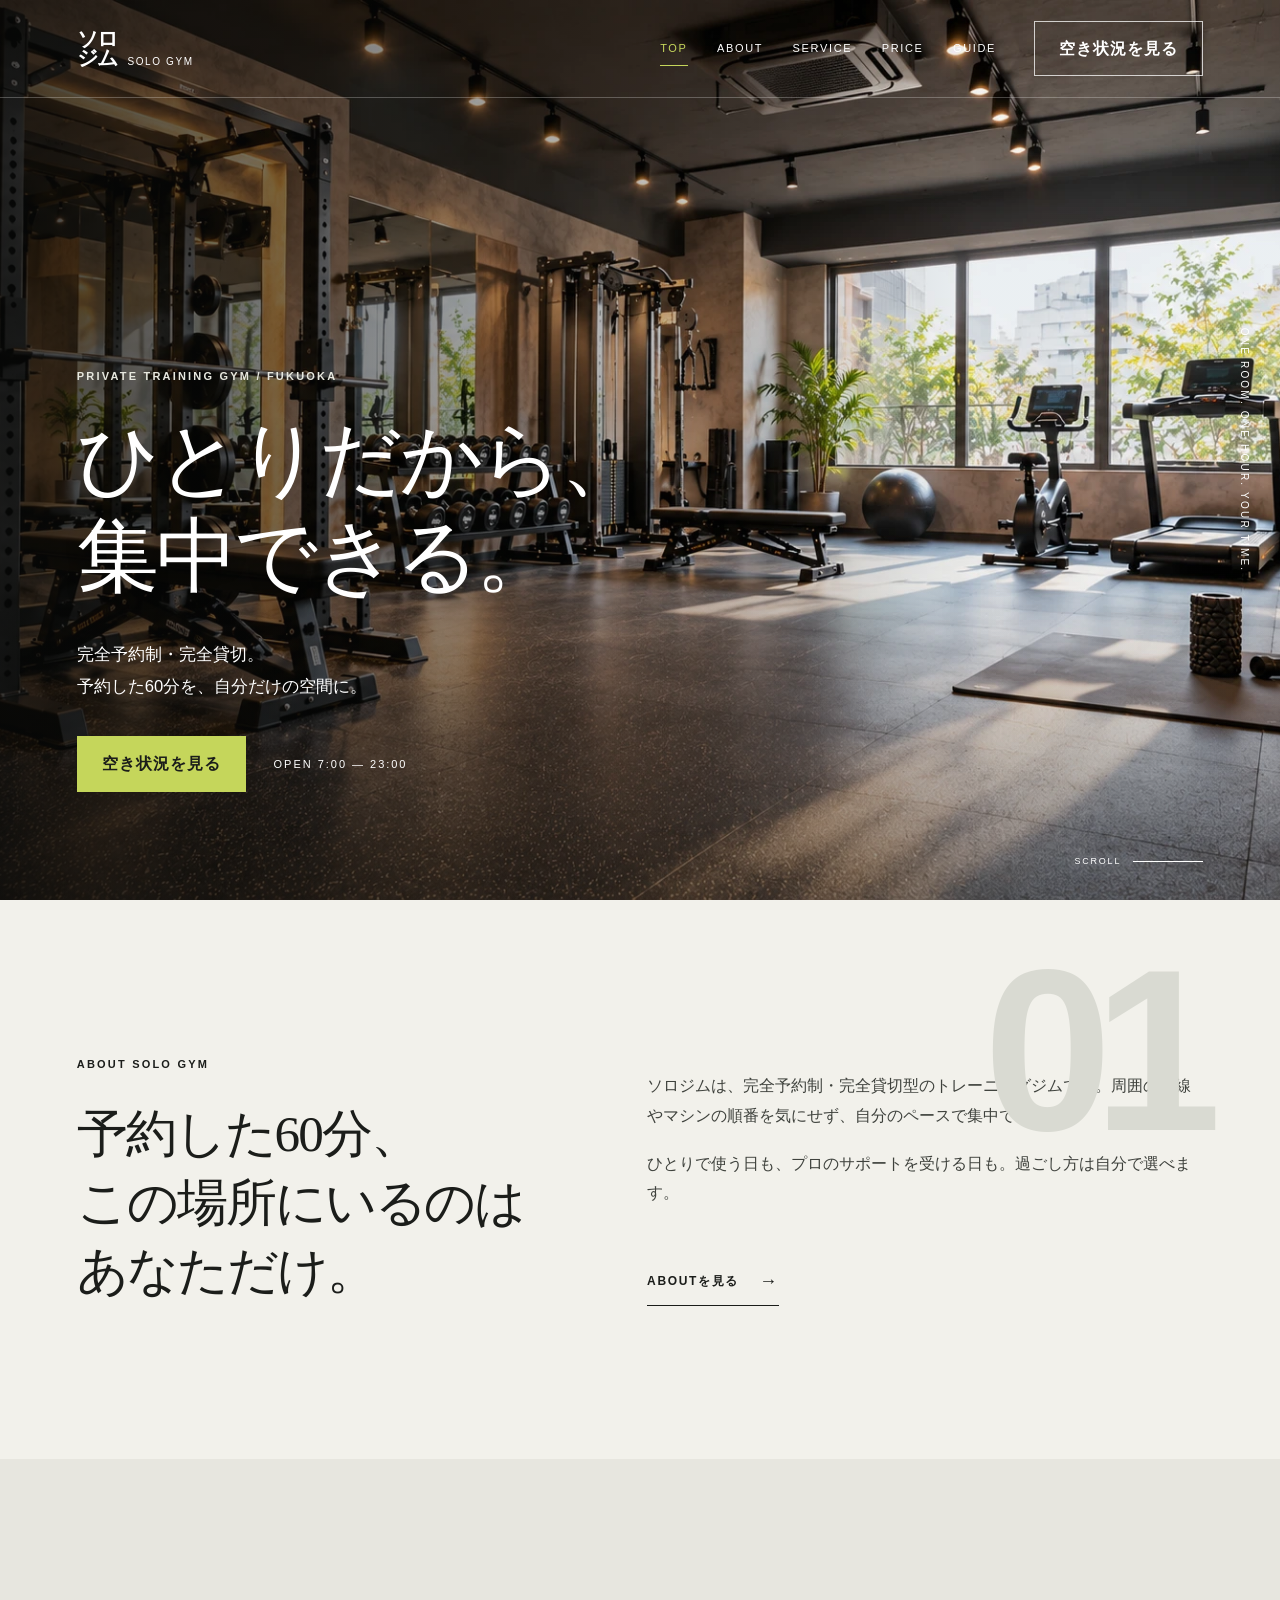
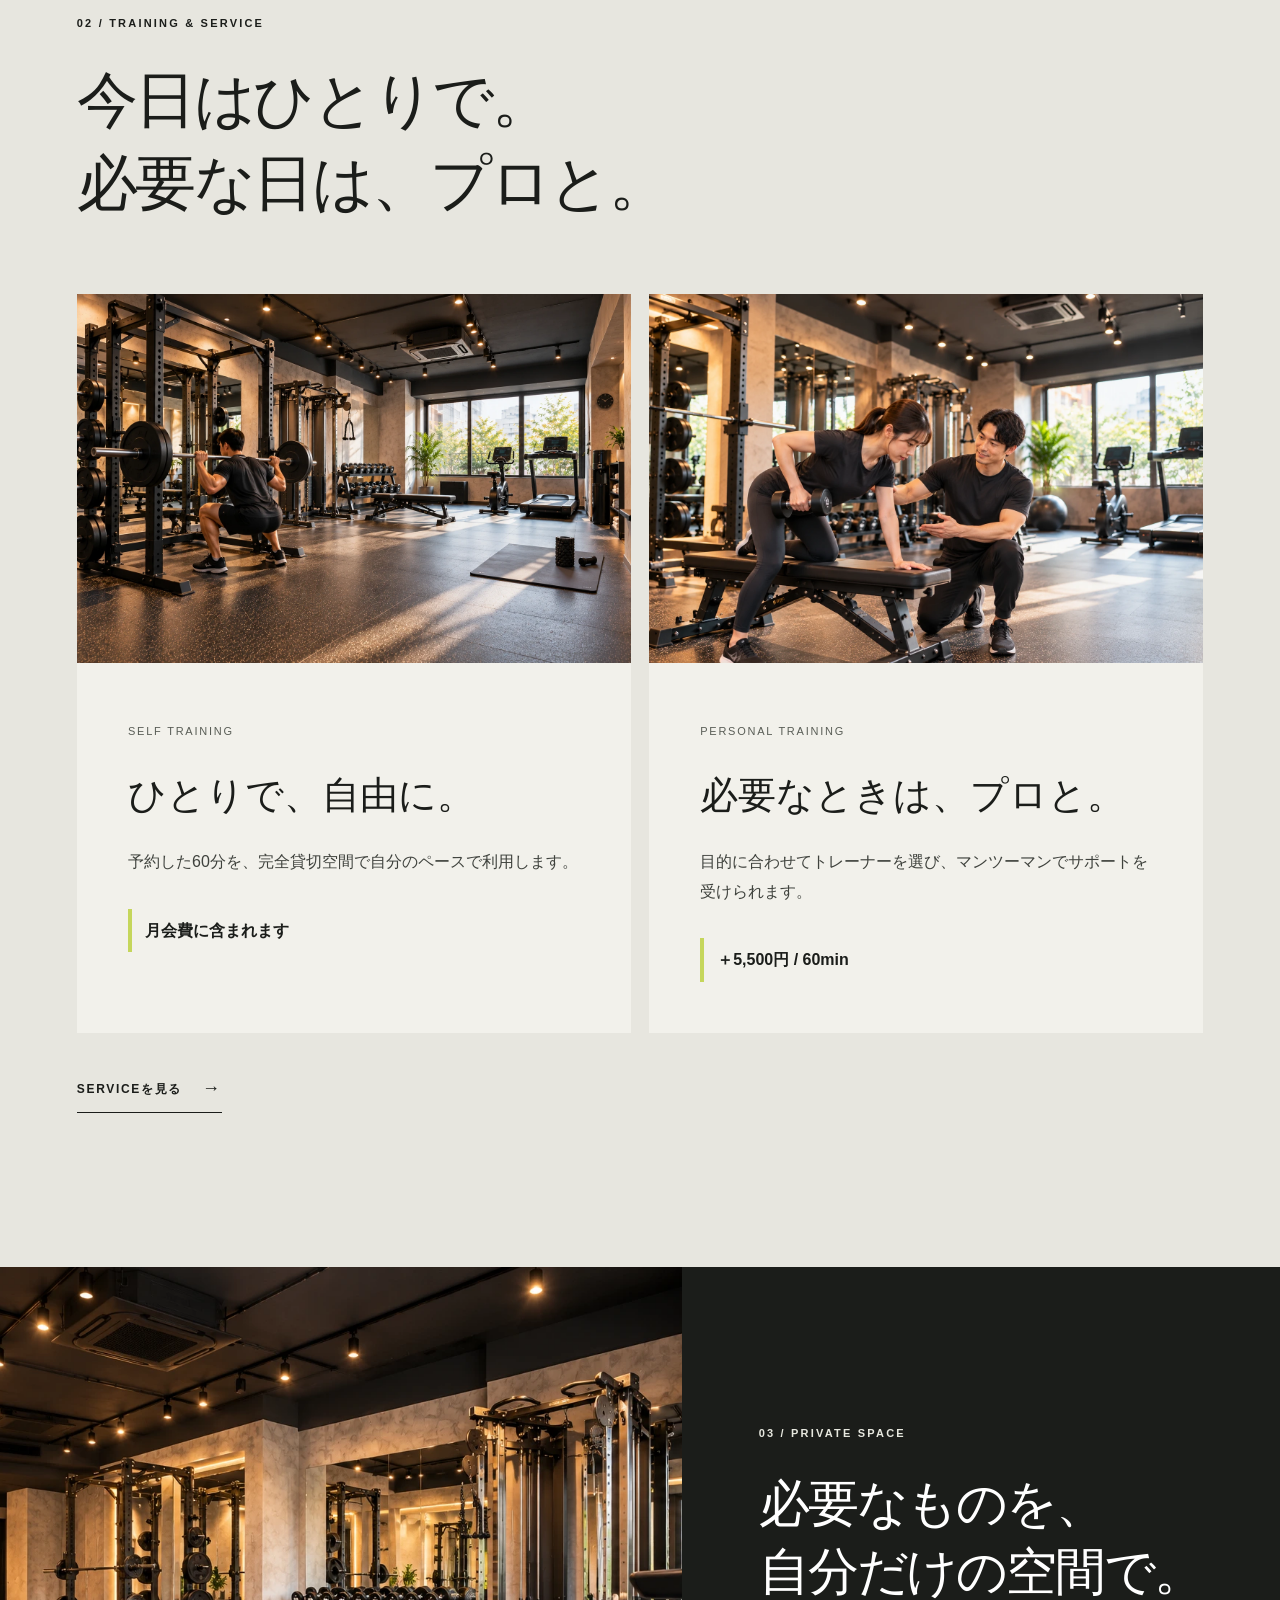
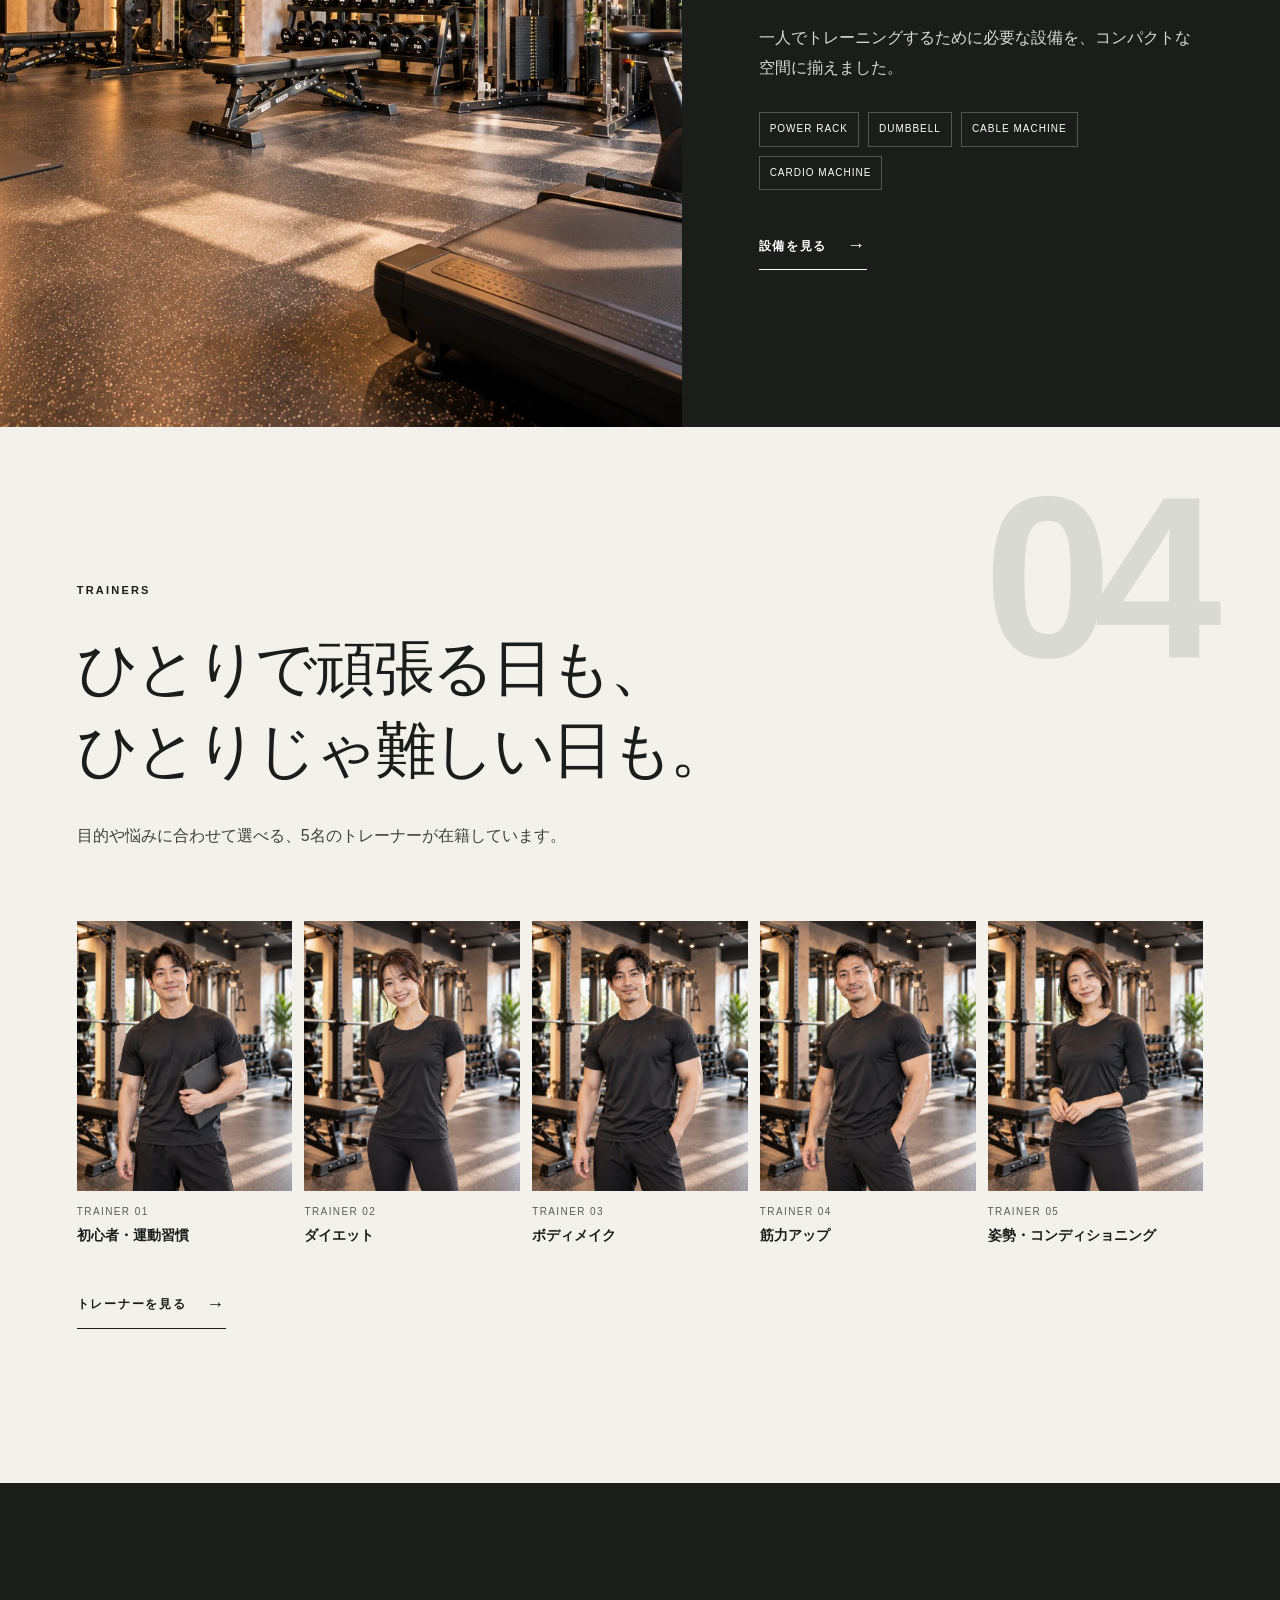
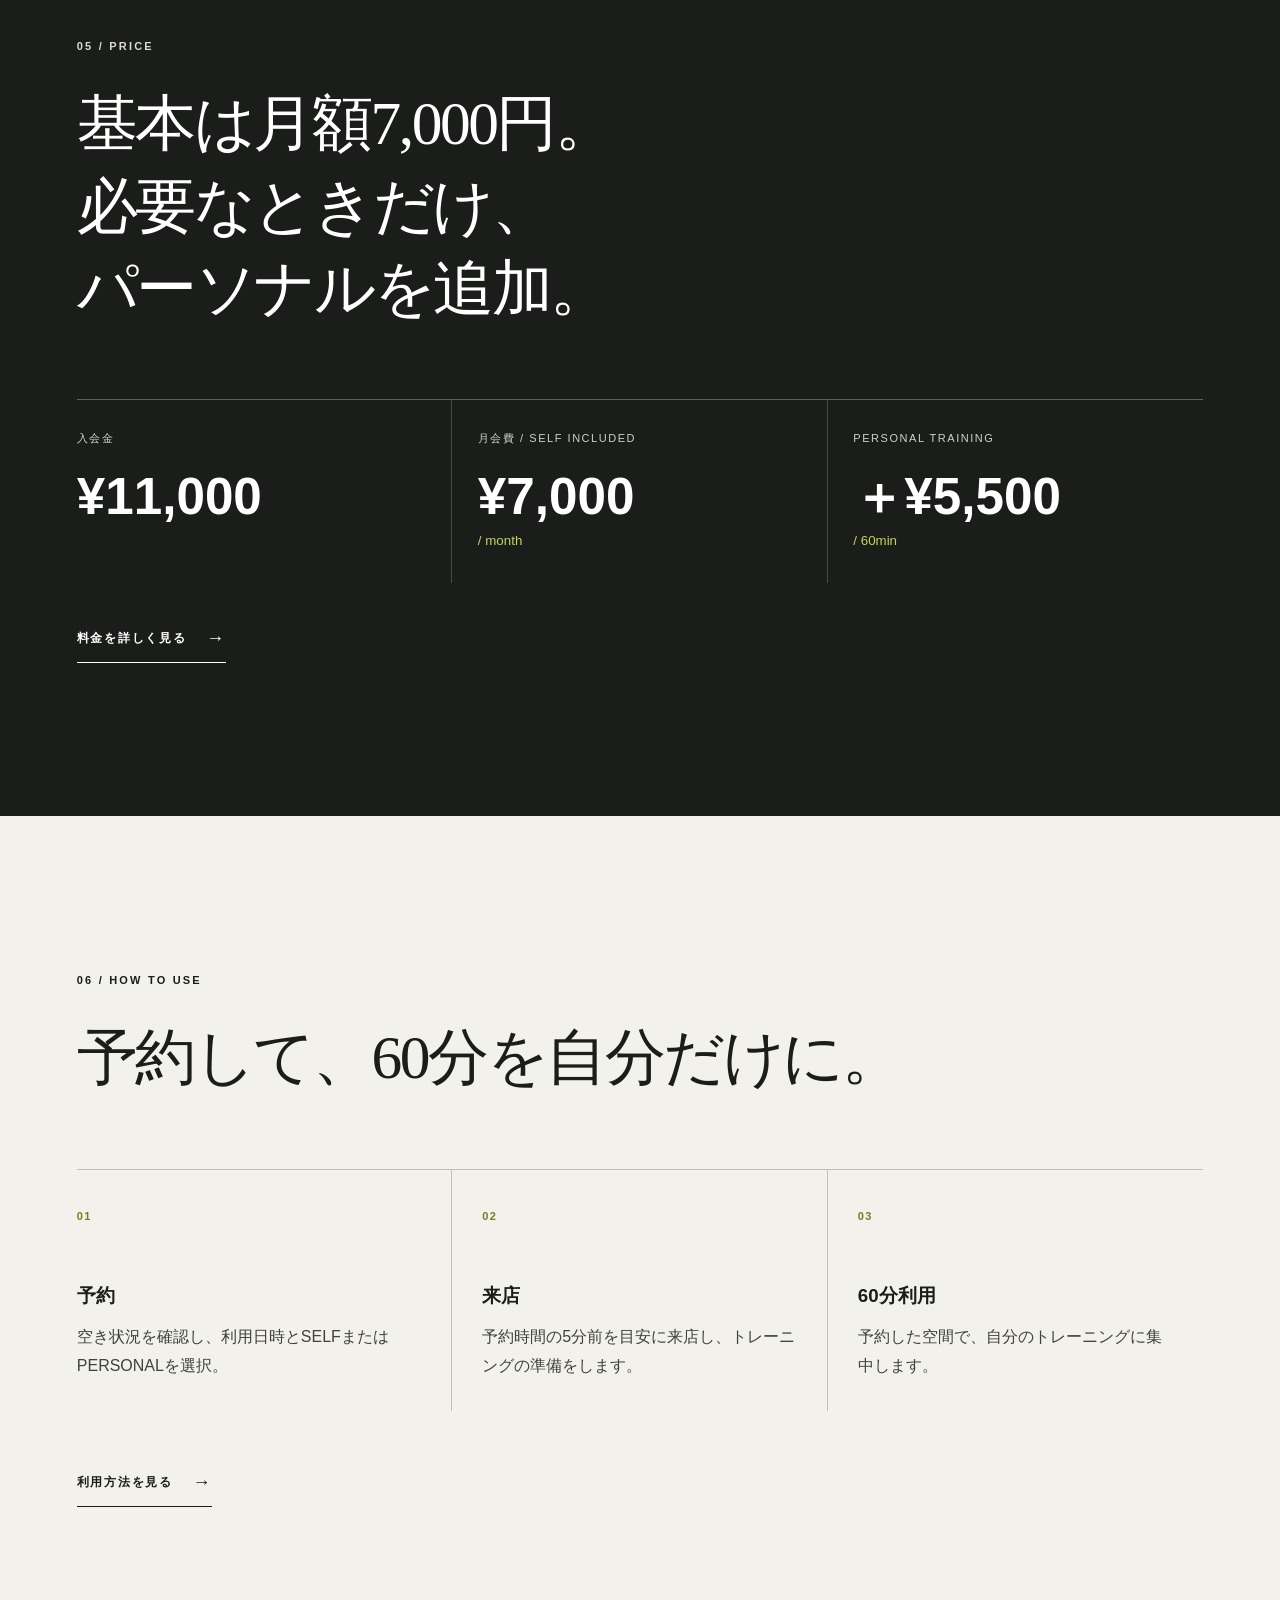
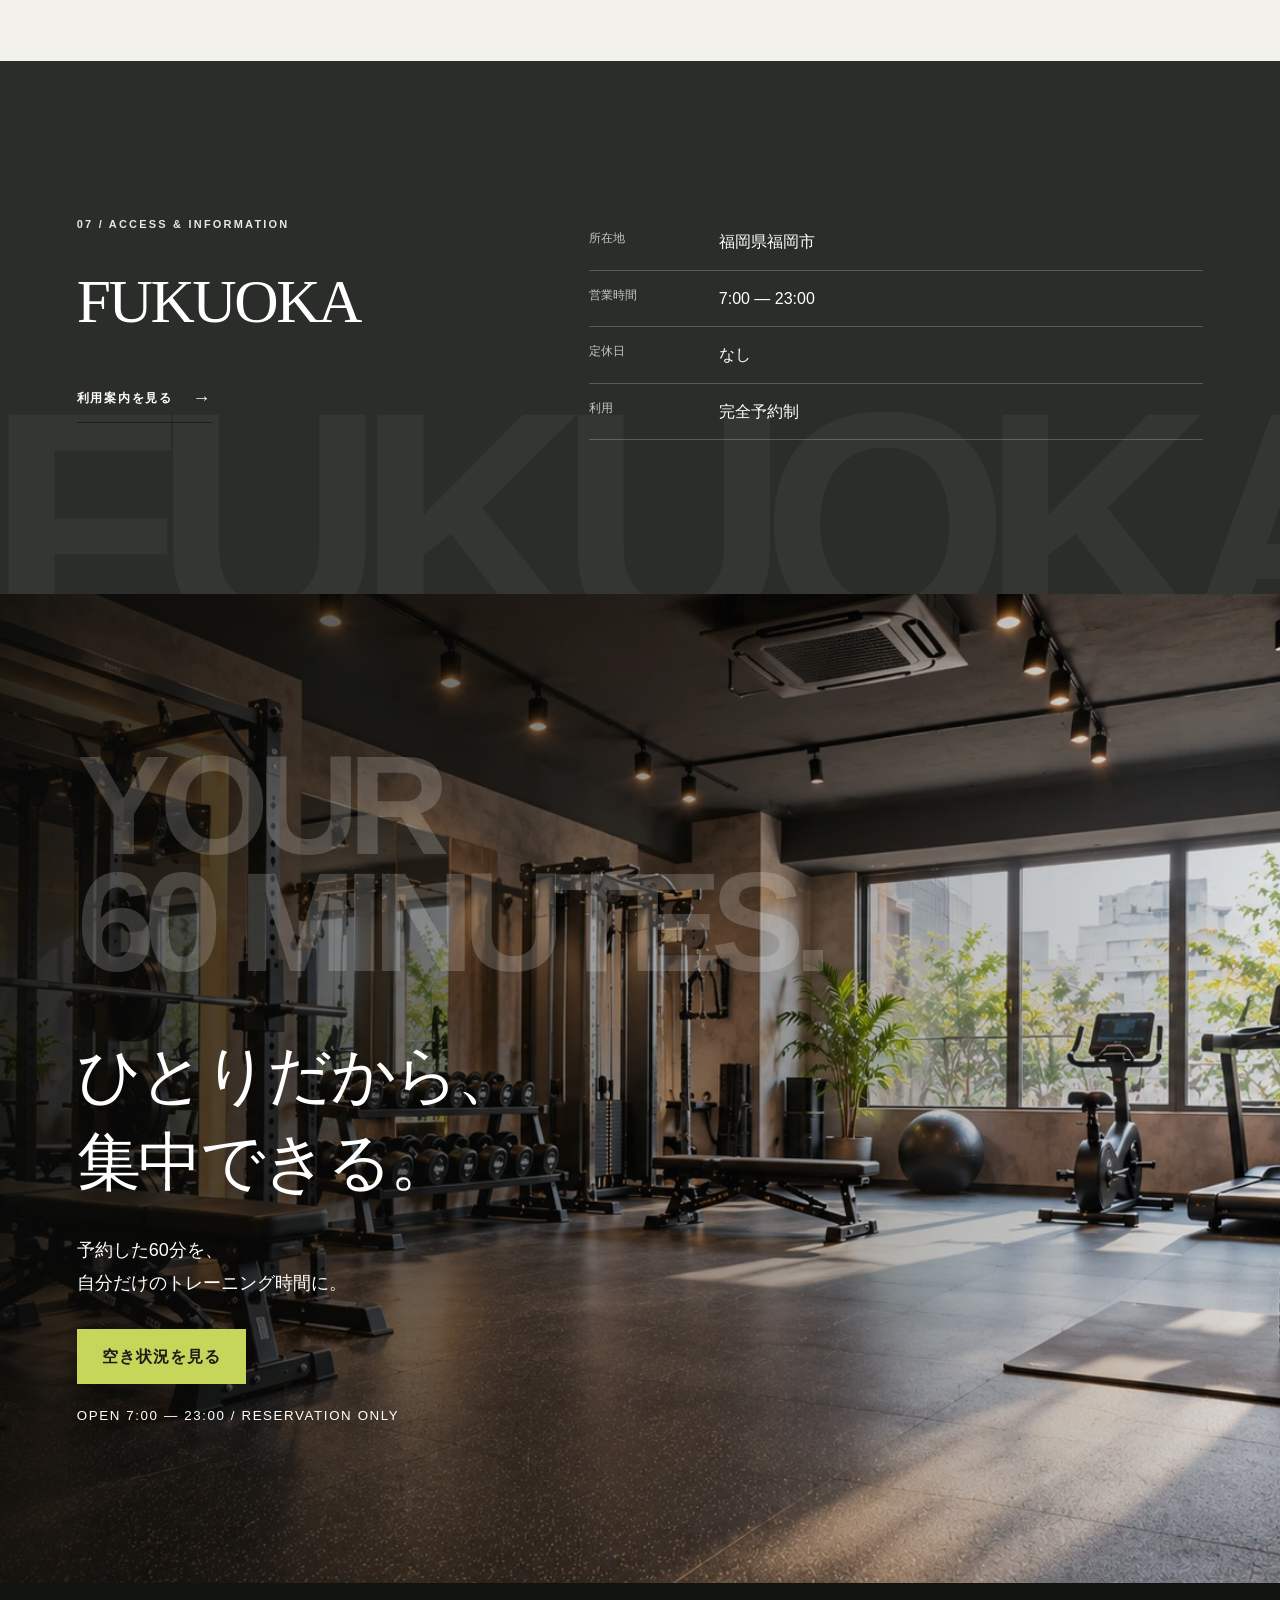
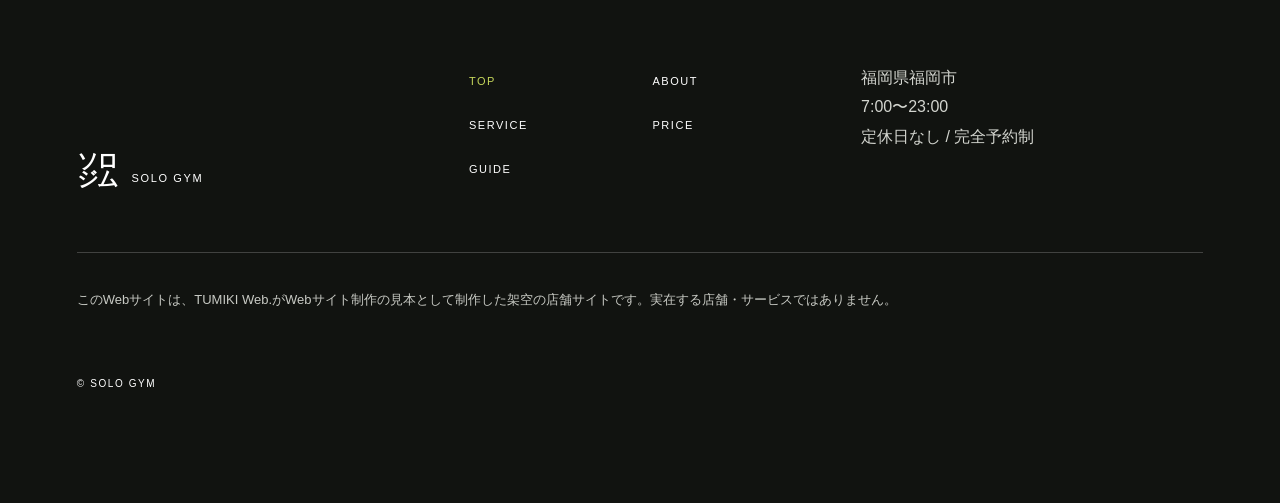
<file: index.html>
<!DOCTYPE html>
<html lang="ja">
<head>
  <meta charset="UTF-8">
  <meta name="viewport" content="width=device-width, initial-scale=1.0">
  <meta name="description" content="福岡市の完全予約制・完全貸切型トレーニングジム「ソロジム」。予約した60分を、自分だけの空間に。施設・サービス・料金・利用方法をご案内します。">
  <!-- 公開URL確定後、canonical・og:url・og:imageを絶対URLへ一括変更してください。 -->
  <link rel="canonical" href="./">
  <meta property="og:type" content="website"><meta property="og:title" content="ソロジム｜ひとりだから、集中できる。"><meta property="og:description" content="完全予約制・完全貸切。予約した60分を、自分だけの空間に。"><meta property="og:url" content="./"><meta property="og:image" content="assets/images/ogp/ogp-solo-gym.png"><meta property="og:image:width" content="1200"><meta property="og:image:height" content="630"><meta property="og:image:alt" content="TUMIKI Web. 5ページWebサイト制作見本 ソロジム"><meta property="og:locale" content="ja_JP">
  <meta name="twitter:card" content="summary_large_image"><meta name="twitter:title" content="ソロジム｜ひとりだから、集中できる。"><meta name="twitter:description" content="完全予約制・完全貸切型トレーニングジム「ソロジム」の制作見本です。"><meta name="twitter:image" content="assets/images/ogp/ogp-solo-gym.png"><meta name="twitter:image:alt" content="TUMIKI Web. 5ページWebサイト制作見本 ソロジム">
  <meta name="theme-color" content="#1b1d1a"><title>ソロジム | 完全予約制・完全貸切型トレーニングジム</title>
  <link rel="icon" type="image/svg+xml" href="data:image/svg+xml,%3Csvg xmlns='http://www.w3.org/2000/svg' viewBox='0 0 64 64'%3E%3Crect width='64' height='64' rx='14' fill='%231b1d1a'/%3E%3Ccircle cx='32' cy='32' r='18' fill='none' stroke='%23c5d65b' stroke-width='5'/%3E%3Cpath d='M25 23h14M25 32h14M25 41h14' stroke='%23f4f3ed' stroke-width='4' stroke-linecap='round'/%3E%3C/svg%3E">
  <link rel="stylesheet" href="css/style.css"><link rel="stylesheet" href="css/pages.css">
</head>
<body>
  <a class="skip-link" href="#main">本文へ移動</a>
  <header class="site-header" data-header><a class="brand" href="./" aria-label="ソロジム ホーム"><span class="brand-jp">ソロ<br>ジム</span><span class="brand-en">SOLO GYM</span></a><nav class="desktop-nav" aria-label="メインナビゲーション"><a href="./" aria-current="page">TOP</a><a href="about/">ABOUT</a><a href="service/">SERVICE</a><a href="price/">PRICE</a><a href="guide/">GUIDE</a></nav><button class="cta-button header-cta" type="button" data-reserve>空き状況を見る</button><button class="menu-toggle" type="button" aria-expanded="false" aria-controls="mobile-menu" aria-label="メニューを開く"><span></span><span></span></button><div class="menu-backdrop" data-menu-backdrop aria-hidden="true" hidden></div><nav class="mobile-menu" id="mobile-menu" aria-label="スマートフォン用ナビゲーション" hidden><p class="mobile-menu-label">MENU</p><a href="./" aria-current="page">TOP</a><a href="about/">ABOUT</a><a href="service/">SERVICE</a><a href="price/">PRICE</a><a href="guide/">GUIDE</a><button class="cta-button" type="button" data-reserve>空き状況を見る</button><p class="mobile-menu-meta">FUKUOKA / OPEN 7:00 — 23:00</p></nav></header>
  <main id="main">
    <section class="hero" aria-labelledby="hero-title"><img class="hero-image" src="assets/images/web/hero-gym.webp" width="1672" height="941" fetchpriority="high" alt="自然光が差し込む、トレーニング機器を備えたソロジムの空間"><div class="hero-shade"></div><div class="hero-content"><p class="eyebrow light">PRIVATE TRAINING GYM / FUKUOKA</p><h1 id="hero-title"><span class="heading-line">ひとりだから、</span><span class="heading-line">集中できる。</span></h1><p class="hero-copy">完全予約制・完全貸切。<br>予約した60分を、自分だけの空間に。</p><div class="hero-actions"><button class="cta-button cta-button--lime" type="button" data-reserve>空き状況を見る</button><span>OPEN 7:00 — 23:00</span></div></div><p class="hero-side" aria-hidden="true">ONE ROOM. ONE HOUR. YOUR TIME.</p><div class="scroll-cue" aria-hidden="true"><span>SCROLL</span><i></i></div></section>
    <section class="section" aria-labelledby="about-title"><div class="section-index" aria-hidden="true">01</div><div class="section-inner intro-grid"><div class="section-heading reveal"><p class="eyebrow">ABOUT SOLO GYM</p><h2 class="section-title" id="about-title"><span class="heading-line">予約した60分、</span><span class="heading-line">この場所にいるのは</span><span class="heading-line">あなただけ。</span></h2></div><div class="intro-copy reveal"><p>ソロジムは、完全予約制・完全貸切型のトレーニングジムです。周囲の視線やマシンの順番を気にせず、自分のペースで集中できます。</p><p>ひとりで使う日も、プロのサポートを受ける日も。過ごし方は自分で選べます。</p><a class="text-link" href="about/">ABOUTを見る</a></div></div></section>
    <section class="section tinted-section" aria-labelledby="training-title"><div class="section-inner"><div class="section-heading reveal"><p class="eyebrow">02 / TRAINING &amp; SERVICE</p><h2 class="section-title" id="training-title"><span class="heading-line">今日はひとりで。</span><span class="heading-line">必要な日は、プロと。</span></h2></div><div class="training-cards"><article class="training-card reveal"><img src="assets/images/web/self-training.webp" width="1536" height="1024" loading="lazy" alt="貸切空間でセルフトレーニングをする利用者"><div class="training-card-copy"><span class="mode">SELF TRAINING</span><h3><span class="phrase">ひとりで、</span><span class="phrase">自由に。</span></h3><p>予約した60分を、完全貸切空間で自分のペースで利用します。</p><strong>月会費に含まれます</strong></div></article><article class="training-card reveal"><img src="assets/images/web/personal-training.webp" width="1536" height="1024" loading="lazy" alt="トレーナーからマンツーマン指導を受ける利用者"><div class="training-card-copy"><span class="mode">PERSONAL TRAINING</span><h3><span class="pc-copy">必要なときは、プロと。</span><span class="sp-copy">必要なときは、<br>プロと。</span></h3><p>目的に合わせてトレーナーを選び、マンツーマンでサポートを受けられます。</p><strong>＋5,500円 / 60min</strong></div></article></div><a class="text-link" href="service/">SERVICEを見る</a></div></section>
    <section class="space-digest" aria-labelledby="space-title"><div class="space-digest-media"><img src="assets/images/web/space-gym.webp" width="1536" height="1024" loading="lazy" alt="パワーラックやダンベルを備えたソロジムの貸切空間"></div><div class="space-digest-copy reveal"><p class="eyebrow light">03 / PRIVATE SPACE</p><h2 class="section-title" id="space-title">必要なものを、<br>自分だけの空間で。</h2><p>一人でトレーニングするために必要な設備を、コンパクトな空間に揃えました。</p><ul class="equipment-inline"><li>POWER RACK</li><li>DUMBBELL</li><li>CABLE MACHINE</li><li>CARDIO MACHINE</li></ul><a class="text-link" href="service/#equipment">設備を見る</a></div></section>
    <section class="section" aria-labelledby="trainers-title"><div class="section-index" aria-hidden="true">04</div><div class="section-inner"><div class="section-heading reveal"><p class="eyebrow">TRAINERS</p><h2 class="section-title" id="trainers-title"><span class="heading-line">ひとりで頑張る日も、</span><span class="heading-line"><span class="phrase">ひとりじゃ難しい日も。</span></span></h2><p class="section-lead">目的や悩みに合わせて選べる、5名のトレーナーが在籍しています。</p></div><div class="trainer-strip" aria-label="トレーナー一覧"><article class="trainer-mini"><img src="assets/images/web/trainer-01.webp" width="1122" height="1402" loading="lazy" alt="初心者と運動習慣を担当する男性トレーナー"><p>TRAINER 01</p><h3>初心者・運動習慣</h3></article><article class="trainer-mini"><img src="assets/images/web/trainer-02.webp" width="1122" height="1402" loading="lazy" alt="ダイエットを担当する女性トレーナー"><p>TRAINER 02</p><h3>ダイエット</h3></article><article class="trainer-mini trainer-mini--desktop"><img src="assets/images/web/trainer-03.webp" width="1122" height="1402" loading="lazy" alt="ボディメイクを担当する男性トレーナー"><p>TRAINER 03</p><h3>ボディメイク</h3></article><article class="trainer-mini trainer-mini--desktop"><img src="assets/images/web/trainer-04.webp" width="1122" height="1402" loading="lazy" alt="筋力アップを担当する男性トレーナー"><p>TRAINER 04</p><h3>筋力アップ</h3></article><article class="trainer-mini trainer-mini--desktop"><img src="assets/images/web/trainer-05.webp" width="1122" height="1402" loading="lazy" alt="姿勢とコンディショニングを担当する女性トレーナー"><p>TRAINER 05</p><h3>姿勢・コンディショニング</h3></article></div><a class="text-link" href="about/#trainers">トレーナーを見る</a></div></section>
    <section class="section dark-section" aria-labelledby="price-title"><div class="section-inner"><div class="section-heading reveal"><p class="eyebrow light">05 / PRICE</p><h2 class="section-title" id="price-title"><span class="heading-line">基本は月額7,000円。</span><span class="heading-line">必要なときだけ、</span><span class="heading-line">パーソナルを追加。</span></h2></div><div class="price-digest-grid reveal"><div class="price-digest-item"><p>入会金</p><strong>¥11,000</strong></div><div class="price-digest-item"><p>月会費 / SELF INCLUDED</p><strong>¥7,000</strong><small>/ month</small></div><div class="price-digest-item"><p>PERSONAL TRAINING</p><strong>＋¥5,500</strong><small>/ 60min</small></div></div><a class="text-link" href="price/">料金を詳しく見る</a></div></section>
    <section class="section" aria-labelledby="how-title"><div class="section-inner"><div class="section-heading reveal"><p class="eyebrow">06 / HOW TO USE</p><h2 class="section-title" id="how-title"><span class="pc-copy">予約して、60分を自分だけに。</span><span class="sp-copy">予約して、<br><span class="phrase">60分を自分だけに。</span></span></h2></div><ol class="simple-steps"><li><h3>予約</h3><p>空き状況を確認し、利用日時とSELFまたはPERSONALを選択。</p></li><li><h3>来店</h3><p>予約時間の5分前を目安に来店し、トレーニングの準備をします。</p></li><li><h3>60分利用</h3><p>予約した空間で、自分のトレーニングに集中します。</p></li></ol><a class="text-link" href="guide/">利用方法を見る</a></div></section>
    <section class="section info-band" aria-labelledby="info-title"><div class="section-inner info-grid"><div class="section-heading reveal"><p class="eyebrow light">07 / ACCESS &amp; INFORMATION</p><h2 class="section-title" id="info-title">FUKUOKA</h2><a class="text-link" href="guide/#access">利用案内を見る</a></div><div><dl class="info-list"><div><dt>所在地</dt><dd>福岡県福岡市</dd></div><div><dt>営業時間</dt><dd>7:00 — 23:00</dd></div><div><dt>定休日</dt><dd>なし</dd></div><div><dt>利用</dt><dd>完全予約制</dd></div></dl></div></div></section>
    <section class="final-cta" aria-labelledby="final-title"><img src="assets/images/web/hero-gym.webp" width="1672" height="941" loading="lazy" alt="" aria-hidden="true"><div class="final-overlay"></div><div class="final-content reveal"><p class="final-en"><span>YOUR</span><span>60 MINUTES.</span></p><h2 id="final-title"><span class="heading-line">ひとりだから、</span><span class="heading-line">集中できる。</span></h2><p>予約した60分を、<br><span class="final-copy-unit">自分だけの</span><span class="final-copy-unit">トレーニング時間に。</span></p><button class="cta-button cta-button--lime" type="button" data-reserve>空き状況を見る</button><small>OPEN 7:00 — 23:00 / RESERVATION ONLY</small></div></section>
  </main>
  <footer class="site-footer"><div class="footer-brand"><span class="brand-jp">ソロ<br>ジム</span><span>SOLO GYM</span></div><nav aria-label="フッターナビゲーション"><a href="./" aria-current="page">TOP</a><a href="about/">ABOUT</a><a href="service/">SERVICE</a><a href="price/">PRICE</a><a href="guide/">GUIDE</a></nav><div class="footer-info"><p>福岡県福岡市</p><p>7:00〜23:00</p><p>定休日なし /<span class="footer-break"> 完全予約制</span></p></div><p class="disclaimer">このWebサイトは、TUMIKI Web.がWebサイト制作の見本として制作した架空の店舗サイトです。実在する店舗・サービスではありません。</p><p class="copyright">© SOLO GYM</p></footer>
  <div class="floating-nav" data-floating-nav><button class="floating-top" type="button" aria-label="ページ最上部へ戻る" data-back-to-top disabled><span aria-hidden="true">↑</span><small aria-hidden="true">TOP</small></button><button class="floating-reserve" type="button" data-floating-reserve data-reserve disabled>空き状況を見る</button></div><div class="mobile-action-bar" data-mobile-bar><button class="mobile-action-top" type="button" data-mobile-top disabled>↑ TOP</button><button class="mobile-action-reserve" type="button" data-mobile-reserve data-reserve disabled>空き状況を見る</button></div>
  <dialog class="reserve-dialog" aria-labelledby="reserve-title"><button class="dialog-close" type="button" aria-label="閉じる" data-dialog-close>×</button><p class="eyebrow">DEMO NOTICE</p><h2 id="reserve-title">予約機能は準備中です</h2><p>このWebサイトは制作見本のため、実際の空き状況確認・予約はできません。</p><button class="cta-button" type="button" data-dialog-close>サイトに戻る</button></dialog>
  <script src="js/main.js"></script>
</body>
</html>
</file>
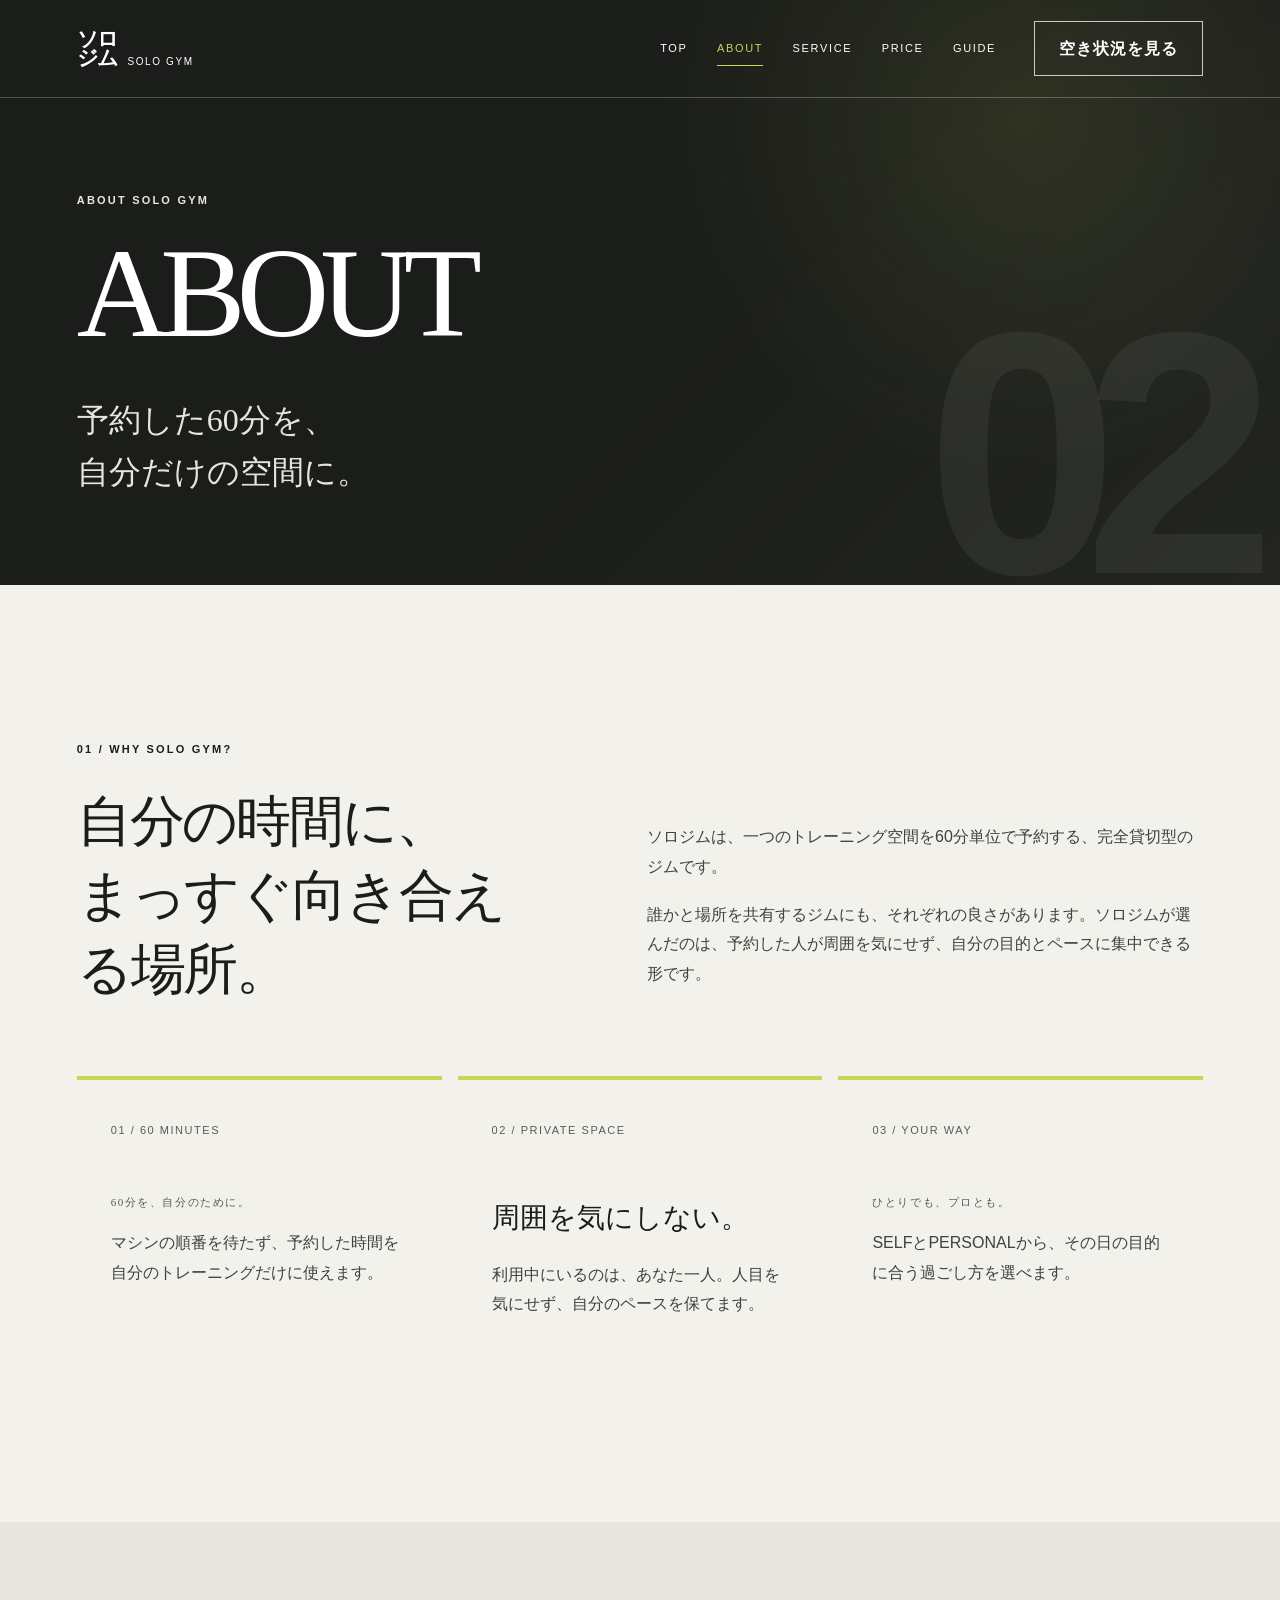
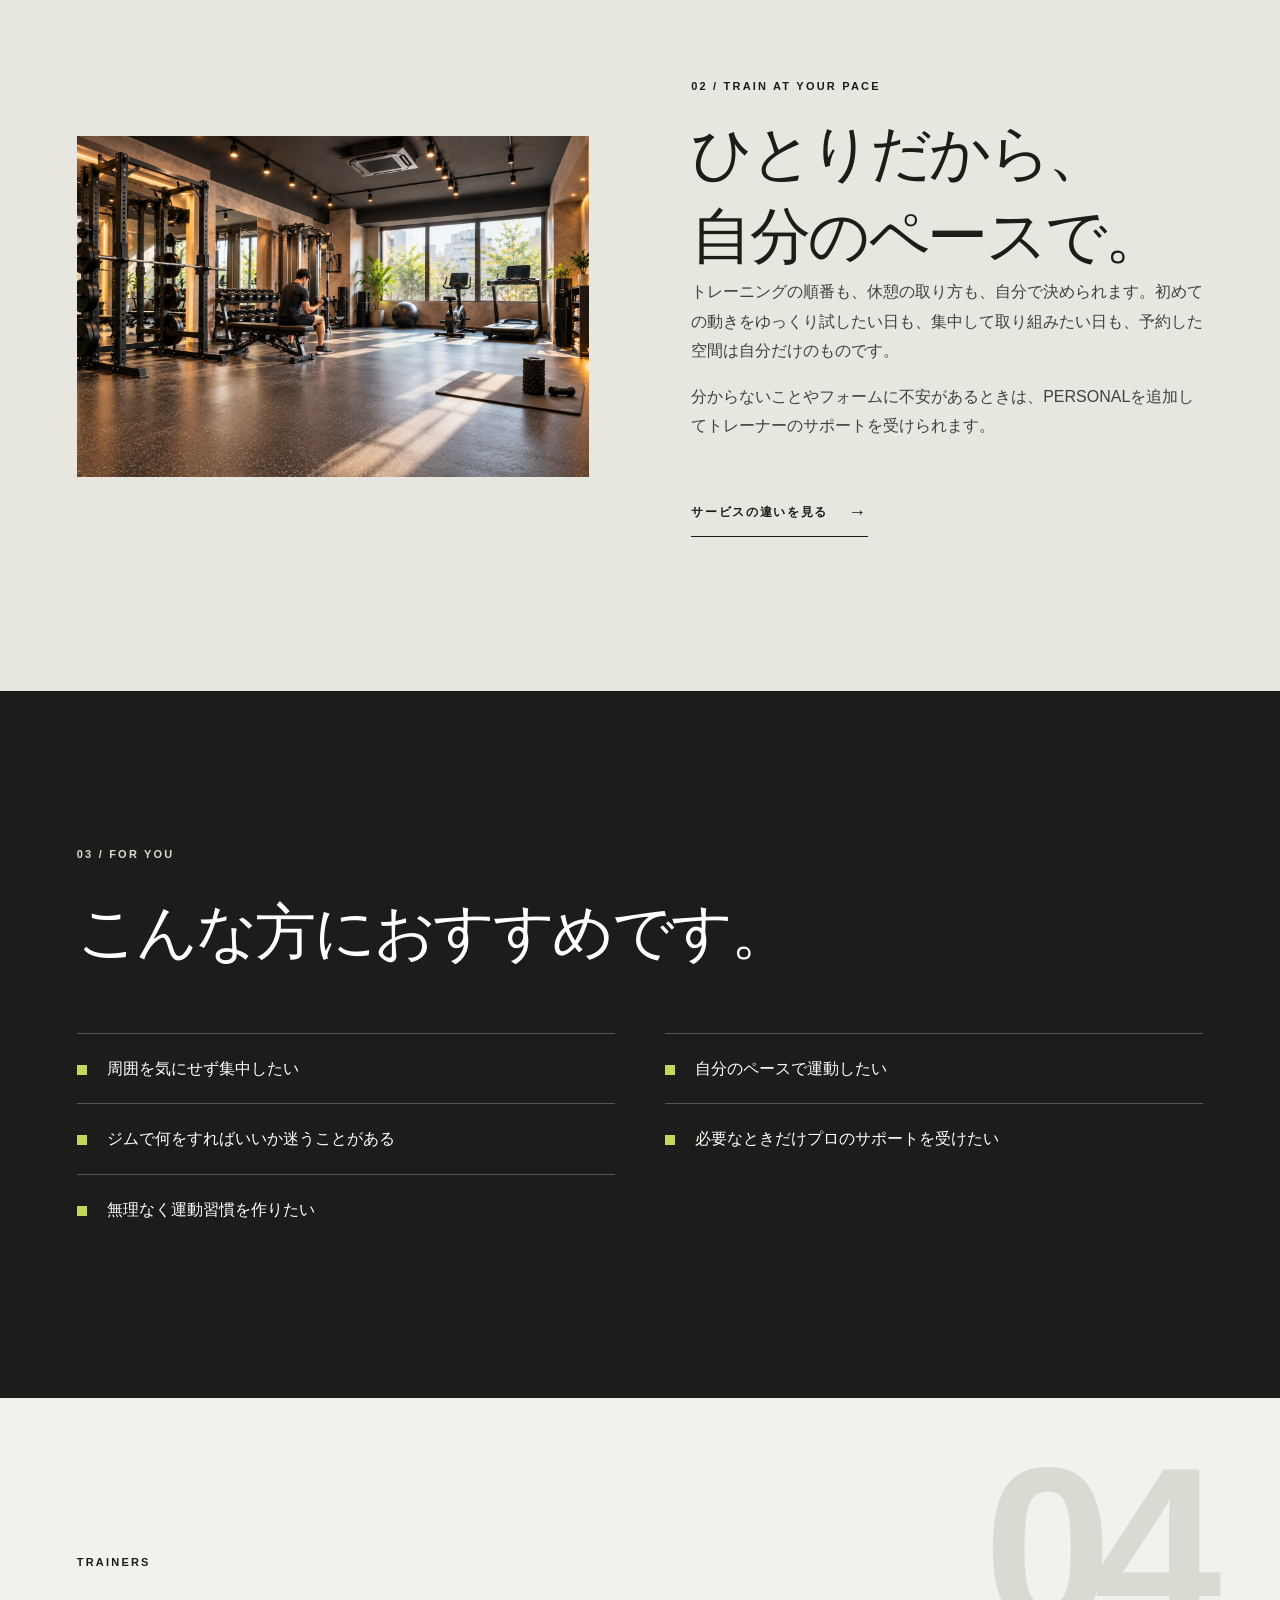
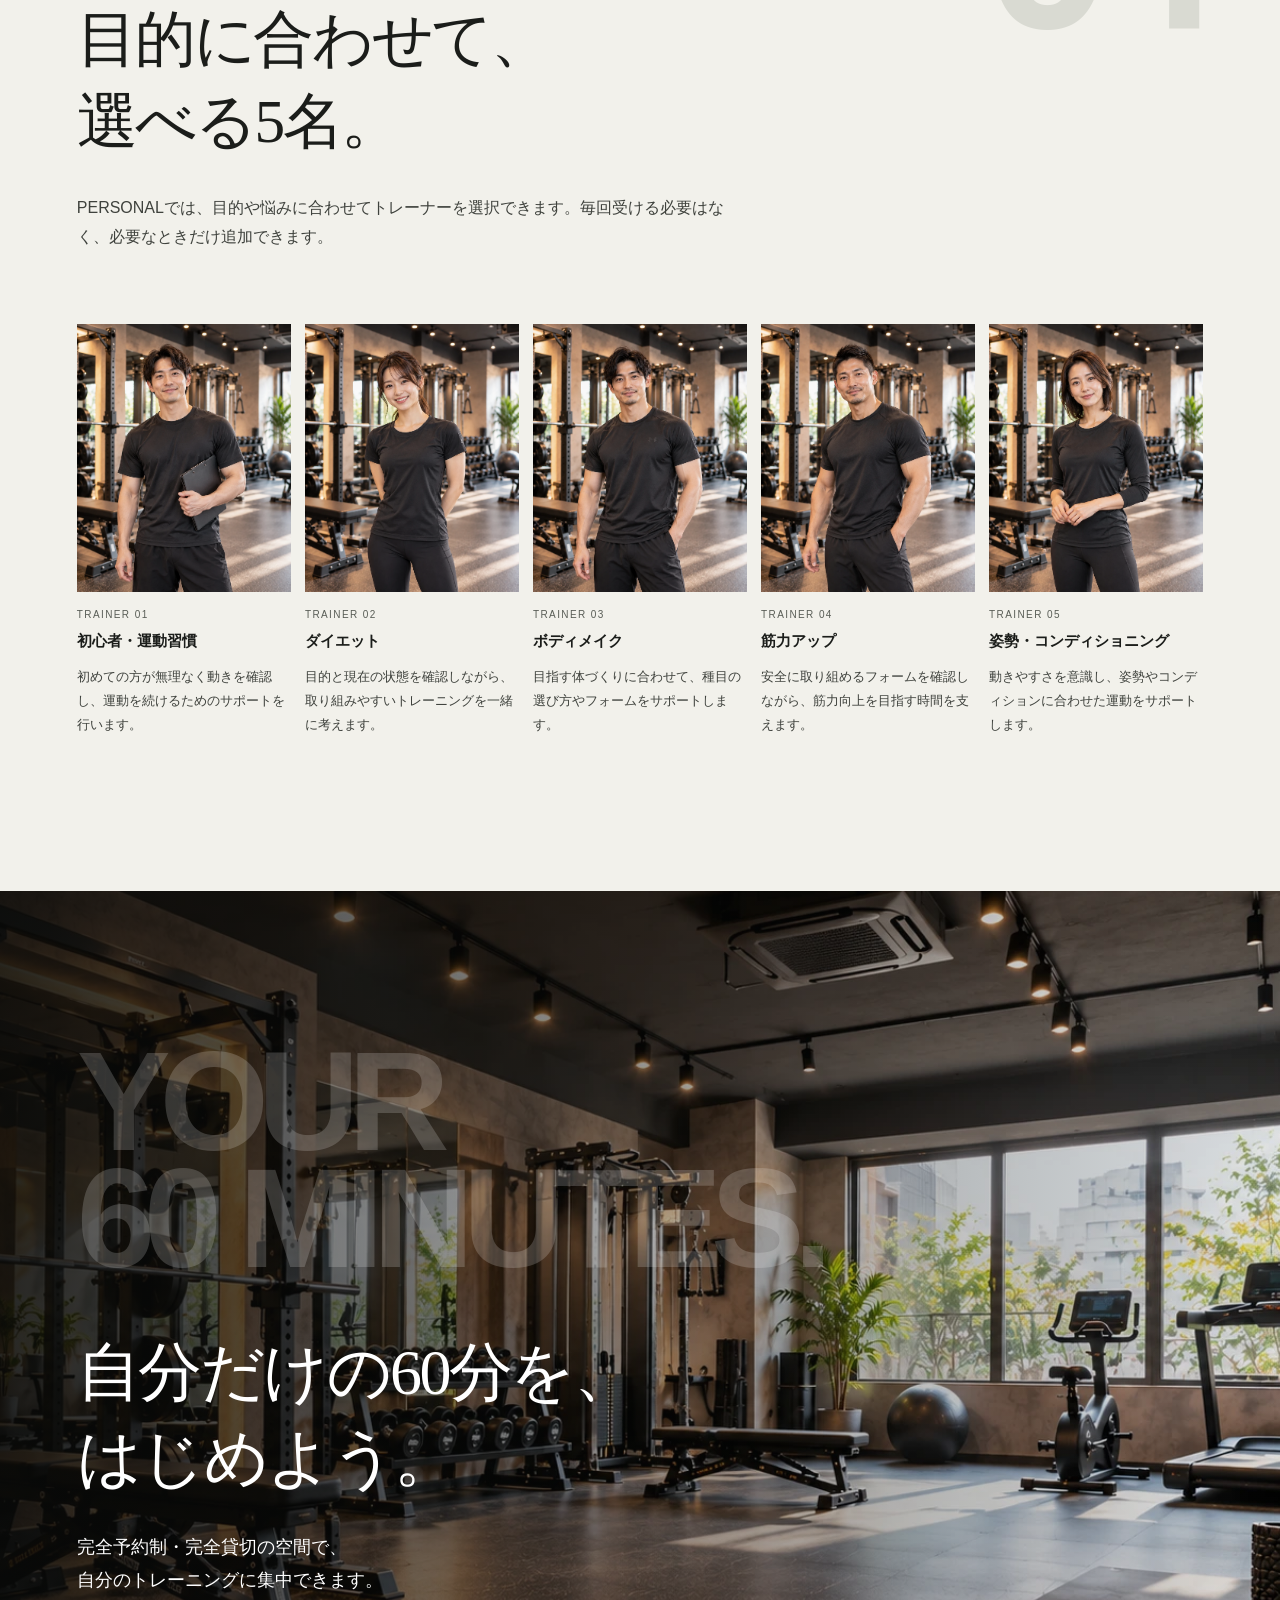
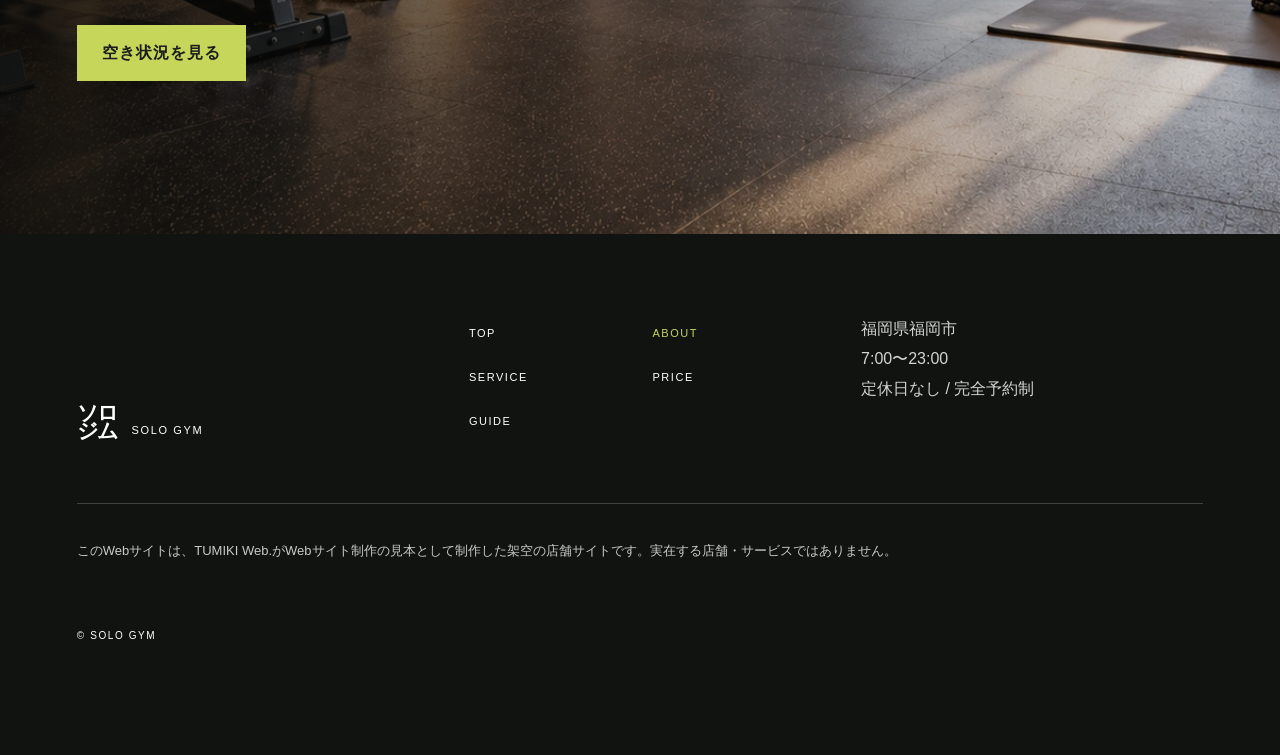
<file: about/index.html>
<!DOCTYPE html><html lang="ja"><head><meta charset="UTF-8"><meta name="viewport" content="width=device-width, initial-scale=1.0"><meta name="description" content="ソロジムが大切にする完全予約制・完全貸切の考え方と、60分の過ごし方、5名のトレーナーをご紹介します。"><link rel="canonical" href="../about/"><meta property="og:type" content="website"><meta property="og:title" content="ABOUT｜ソロジム"><meta property="og:description" content="予約した60分を、自分だけの空間に。ソロジムの考え方をご紹介します。"><meta property="og:url" content="../about/"><meta property="og:image" content="../assets/images/ogp/ogp-solo-gym.png"><meta property="og:image:width" content="1200"><meta property="og:image:height" content="630"><meta property="og:image:alt" content="TUMIKI Web. 5ページWebサイト制作見本 ソロジム"><meta property="og:locale" content="ja_JP"><meta name="twitter:card" content="summary_large_image"><meta name="twitter:title" content="ABOUT｜ソロジム"><meta name="twitter:description" content="完全予約制・完全貸切型トレーニングジム、ソロジムについて。"><meta name="twitter:image" content="../assets/images/ogp/ogp-solo-gym.png"><meta name="twitter:image:alt" content="TUMIKI Web. 5ページWebサイト制作見本 ソロジム"><meta name="theme-color" content="#1b1d1a"><title>ABOUT | ソロジムについて</title><link rel="icon" type="image/svg+xml" href="data:image/svg+xml,%3Csvg xmlns='http://www.w3.org/2000/svg' viewBox='0 0 64 64'%3E%3Crect width='64' height='64' rx='14' fill='%231b1d1a'/%3E%3Ccircle cx='32' cy='32' r='18' fill='none' stroke='%23c5d65b' stroke-width='5'/%3E%3Cpath d='M25 23h14M25 32h14M25 41h14' stroke='%23f4f3ed' stroke-width='4' stroke-linecap='round'/%3E%3C/svg%3E"><link rel="stylesheet" href="../css/style.css"><link rel="stylesheet" href="../css/pages.css"></head>
<body><a class="skip-link" href="#main">本文へ移動</a>
<header class="site-header" data-header><a class="brand" href="../" aria-label="ソロジム ホーム"><span class="brand-jp">ソロ<br>ジム</span><span class="brand-en">SOLO GYM</span></a><nav class="desktop-nav" aria-label="メインナビゲーション"><a href="../">TOP</a><a href="./" aria-current="page">ABOUT</a><a href="../service/">SERVICE</a><a href="../price/">PRICE</a><a href="../guide/">GUIDE</a></nav><button class="cta-button header-cta" type="button" data-reserve>空き状況を見る</button><button class="menu-toggle" type="button" aria-expanded="false" aria-controls="mobile-menu" aria-label="メニューを開く"><span></span><span></span></button><div class="menu-backdrop" data-menu-backdrop aria-hidden="true" hidden></div><nav class="mobile-menu" id="mobile-menu" aria-label="スマートフォン用ナビゲーション" hidden><p class="mobile-menu-label">MENU</p><a href="../">TOP</a><a href="./" aria-current="page">ABOUT</a><a href="../service/">SERVICE</a><a href="../price/">PRICE</a><a href="../guide/">GUIDE</a><button class="cta-button" type="button" data-reserve>空き状況を見る</button><p class="mobile-menu-meta">FUKUOKA / OPEN 7:00 — 23:00</p></nav></header>
<main id="main"><section class="page-hero" aria-labelledby="page-title"><span class="page-number" aria-hidden="true">02</span><div class="page-hero-inner"><p class="eyebrow light">ABOUT SOLO GYM</p><h1 id="page-title">ABOUT</h1><p class="page-hero-copy">予約した60分を、<br>自分だけの空間に。</p></div></section>
<section class="section" aria-labelledby="why-title"><div class="section-inner"><div class="intro-grid"><div class="section-heading reveal"><p class="eyebrow">01 / WHY SOLO GYM?</p><h2 class="section-title" id="why-title"><span class="heading-line">自分の時間に、</span><span class="heading-line"><span class="phrase">まっすぐ向き合える場所。</span></span></h2></div><div class="intro-copy reveal"><p>ソロジムは、一つのトレーニング空間を60分単位で予約する、完全貸切型のジムです。</p><p>誰かと場所を共有するジムにも、それぞれの良さがあります。ソロジムが選んだのは、予約した人が周囲を気にせず、自分の目的とペースに集中できる形です。</p></div></div><ul class="reason-list"><li class="reveal"><span>01 / 60 MINUTES</span><h3><span class="pc-copy">60分を、自分のために。</span><span class="sp-copy">60分を、<br>自分のために。</span></h3><p>マシンの順番を待たず、予約した時間を自分のトレーニングだけに使えます。</p></li><li class="reveal"><span>02 / PRIVATE SPACE</span><h3>周囲を気にしない。</h3><p>利用中にいるのは、あなた一人。人目を気にせず、自分のペースを保てます。</p></li><li class="reveal"><span>03 / YOUR WAY</span><h3><span class="pc-copy">ひとりでも、プロとも。</span><span class="sp-copy">ひとりでも、<br>プロとも。</span></h3><p>SELFとPERSONALから、その日の目的に合う過ごし方を選べます。</p></li></ul></div></section>
<section class="section tinted-section" aria-labelledby="pace-title"><div class="section-inner split"><div class="split-media reveal"><img src="../assets/images/web/5page/about-training.webp" width="1536" height="1024" loading="lazy" alt="貸切空間で自分のペースでトレーニングする利用者"></div><div class="split-copy reveal"><p class="eyebrow">02 / TRAIN AT YOUR PACE</p><h2 class="section-title" id="pace-title">ひとりだから、<br>自分のペースで。</h2><p>トレーニングの順番も、休憩の取り方も、自分で決められます。初めての動きをゆっくり試したい日も、集中して取り組みたい日も、予約した空間は自分だけのものです。</p><p>分からないことやフォームに不安があるときは、PERSONALを追加してトレーナーのサポートを受けられます。</p><a class="text-link" href="../service/">サービスの違いを見る</a></div></div></section>
<section class="section dark-section" aria-labelledby="recommend-title"><div class="section-inner"><div class="section-heading reveal"><p class="eyebrow light">03 / FOR YOU</p><h2 class="section-title" id="recommend-title"><span class="pc-copy">こんな方におすすめです。</span><span class="sp-copy">こんな方に<br><span class="phrase">おすすめです。</span></span></h2></div><ul class="recommend-list"><li>周囲を気にせず集中したい</li><li>自分のペースで運動したい</li><li>ジムで何をすればいいか迷うことがある</li><li>必要なときだけプロのサポートを受けたい</li><li>無理なく運動習慣を作りたい</li></ul></div></section>
<section class="section" id="trainers" aria-labelledby="trainers-title"><div class="section-index" aria-hidden="true">04</div><div class="section-inner"><div class="section-heading reveal"><p class="eyebrow">TRAINERS</p><h2 class="section-title" id="trainers-title"><span class="heading-line">目的に合わせて、</span><span class="heading-line">選べる5名。</span></h2><p class="section-lead">PERSONALでは、目的や悩みに合わせてトレーナーを選択できます。毎回受ける必要はなく、必要なときだけ追加できます。</p></div><div class="trainer-grid"><article class="trainer-card"><img src="../assets/images/web/trainer-01.webp" width="1122" height="1402" loading="lazy" alt="初心者と運動習慣を担当する男性トレーナー"><p class="trainer-number">TRAINER 01</p><h3>初心者・運動習慣</h3><p>初めての方が無理なく動きを確認し、運動を続けるためのサポートを行います。</p></article><article class="trainer-card"><img src="../assets/images/web/trainer-02.webp" width="1122" height="1402" loading="lazy" alt="ダイエットを担当する女性トレーナー"><p class="trainer-number">TRAINER 02</p><h3>ダイエット</h3><p>目的と現在の状態を確認しながら、取り組みやすいトレーニングを一緒に考えます。</p></article><div class="trainer-more" id="about-trainer-more"><article class="trainer-card"><img src="../assets/images/web/trainer-03.webp" width="1122" height="1402" loading="lazy" alt="ボディメイクを担当する男性トレーナー"><p class="trainer-number">TRAINER 03</p><h3>ボディメイク</h3><p>目指す体づくりに合わせて、種目の選び方やフォームをサポートします。</p></article><article class="trainer-card"><img src="../assets/images/web/trainer-04.webp" width="1122" height="1402" loading="lazy" alt="筋力アップを担当する男性トレーナー"><p class="trainer-number">TRAINER 04</p><h3>筋力アップ</h3><p>安全に取り組めるフォームを確認しながら、筋力向上を目指す時間を支えます。</p></article><article class="trainer-card"><img src="../assets/images/web/trainer-05.webp" width="1122" height="1402" loading="lazy" alt="姿勢とコンディショニングを担当する女性トレーナー"><p class="trainer-number">TRAINER 05</p><h3>姿勢・コンディショニング</h3><p>動きやすさを意識し、姿勢やコンディションに合わせた運動をサポートします。</p></article></div></div><button class="trainer-toggle" type="button" aria-expanded="false" aria-controls="about-trainer-more" data-trainer-toggle><span>他のトレーナーも見る</span><i aria-hidden="true"></i></button></div></section>
<section class="final-cta" aria-labelledby="final-title"><img src="../assets/images/web/hero-gym.webp" width="1672" height="941" loading="lazy" alt="" aria-hidden="true"><div class="final-overlay"></div><div class="final-content reveal"><p class="final-en"><span>YOUR</span><span>60 MINUTES.</span></p><h2 id="final-title">自分だけの60分を、<br>はじめよう。</h2><p>完全予約制・完全貸切の空間で、<br>自分のトレーニングに集中できます。</p><button class="cta-button cta-button--lime" type="button" data-reserve>空き状況を見る</button></div></section></main>
<footer class="site-footer"><div class="footer-brand"><span class="brand-jp">ソロ<br>ジム</span><span>SOLO GYM</span></div><nav aria-label="フッターナビゲーション"><a href="../">TOP</a><a href="./" aria-current="page">ABOUT</a><a href="../service/">SERVICE</a><a href="../price/">PRICE</a><a href="../guide/">GUIDE</a></nav><div class="footer-info"><p>福岡県福岡市</p><p>7:00〜23:00</p><p>定休日なし /<span class="footer-break"> 完全予約制</span></p></div><p class="disclaimer">このWebサイトは、TUMIKI Web.がWebサイト制作の見本として制作した架空の店舗サイトです。実在する店舗・サービスではありません。</p><p class="copyright">© SOLO GYM</p></footer>
<div class="floating-nav" data-floating-nav><button class="floating-top" type="button" aria-label="ページ最上部へ戻る" data-back-to-top disabled><span aria-hidden="true">↑</span><small aria-hidden="true">TOP</small></button><button class="floating-reserve" type="button" data-floating-reserve data-reserve disabled>空き状況を見る</button></div><div class="mobile-action-bar" data-mobile-bar><button class="mobile-action-top" type="button" data-mobile-top disabled>↑ TOP</button><button class="mobile-action-reserve" type="button" data-mobile-reserve data-reserve disabled>空き状況を見る</button></div><dialog class="reserve-dialog" aria-labelledby="reserve-title"><button class="dialog-close" type="button" aria-label="閉じる" data-dialog-close>×</button><p class="eyebrow">DEMO NOTICE</p><h2 id="reserve-title">予約機能は準備中です</h2><p>このWebサイトは制作見本のため、実際の空き状況確認・予約はできません。</p><button class="cta-button" type="button" data-dialog-close>サイトに戻る</button></dialog><script src="../js/main.js"></script></body></html>
</file>
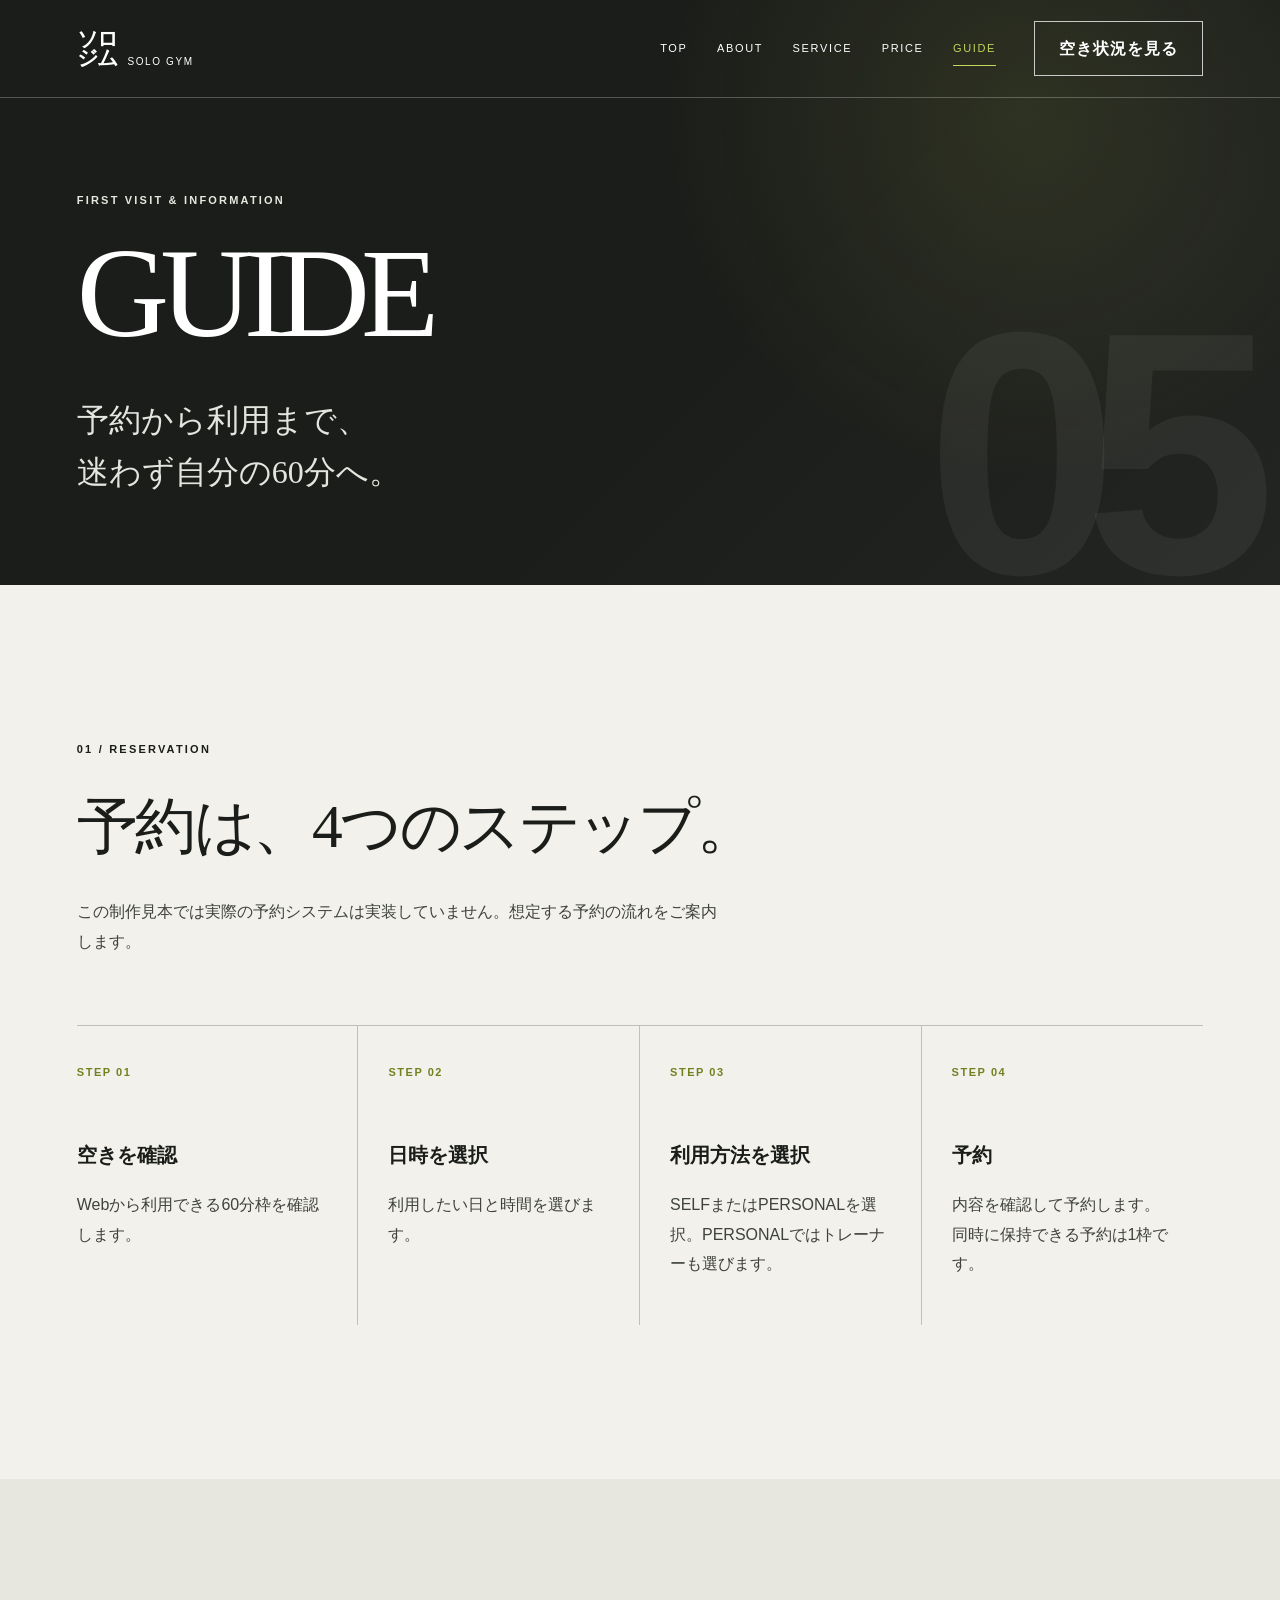
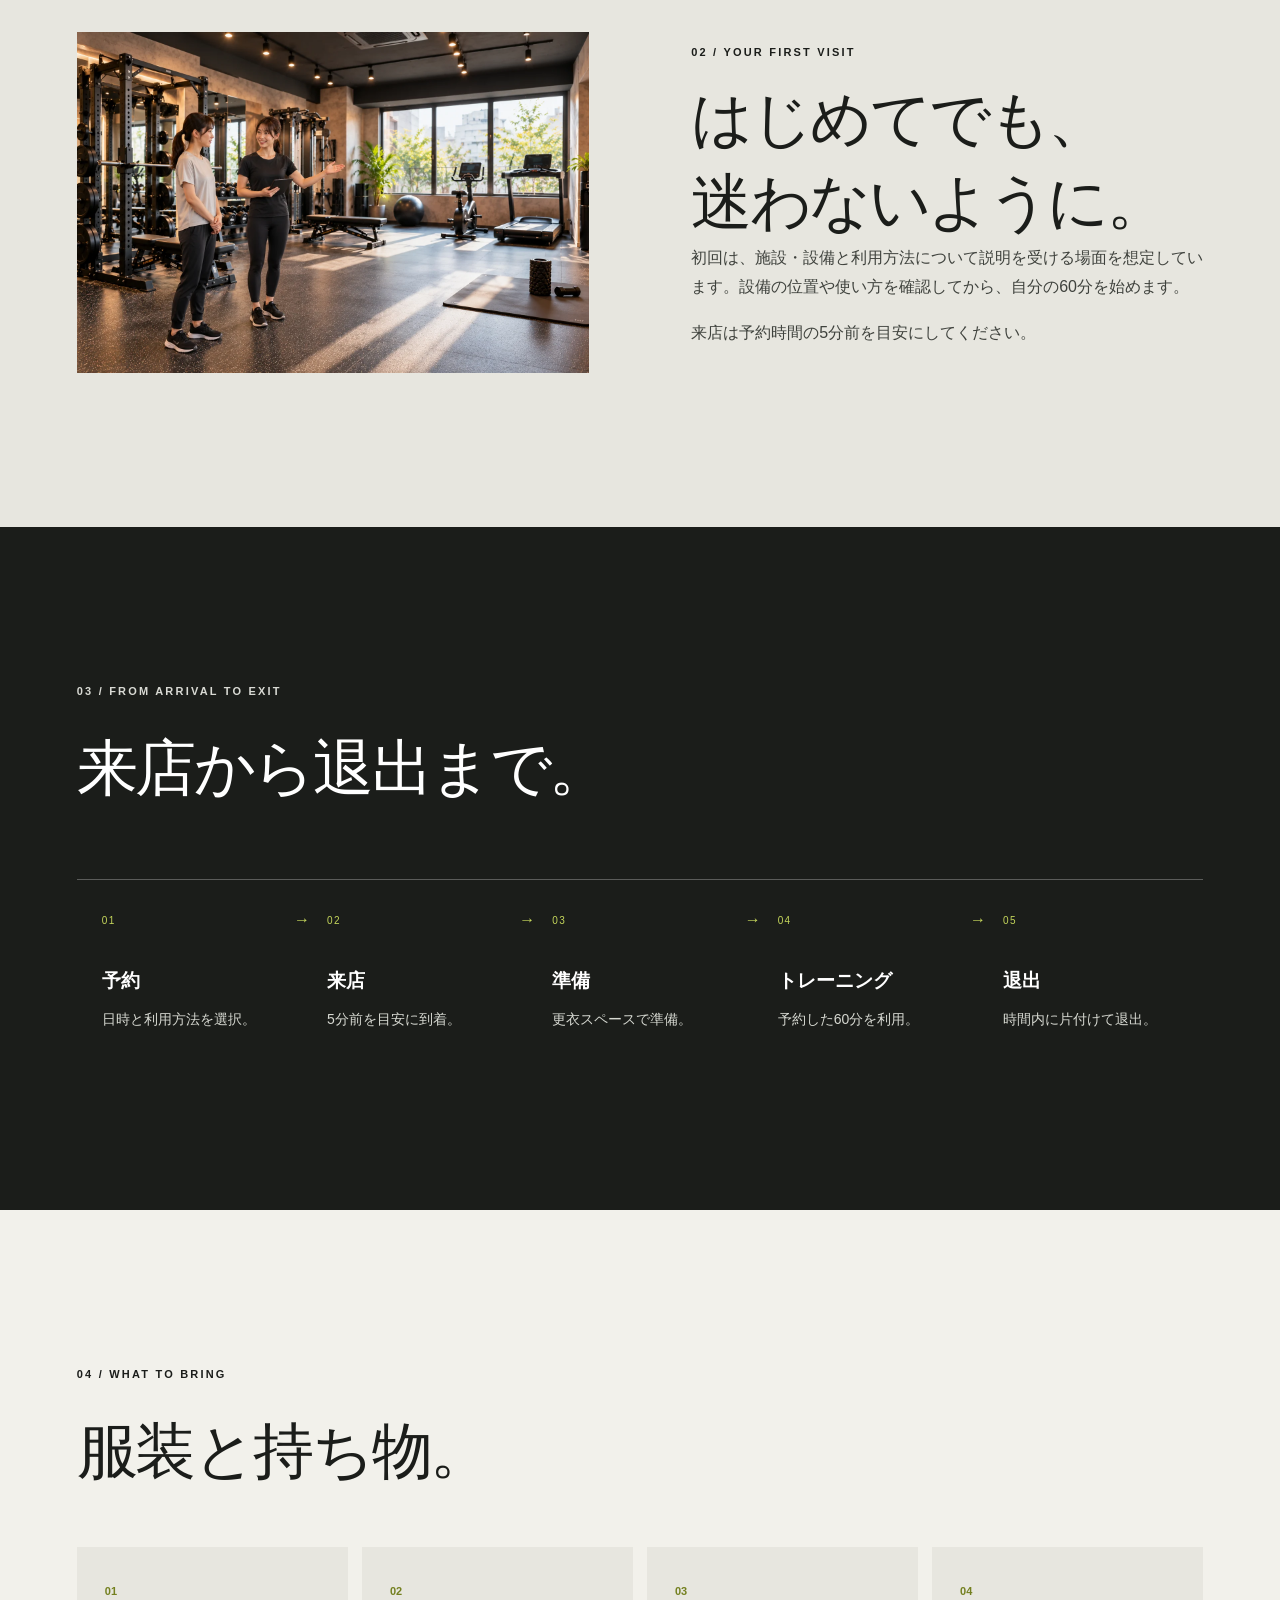
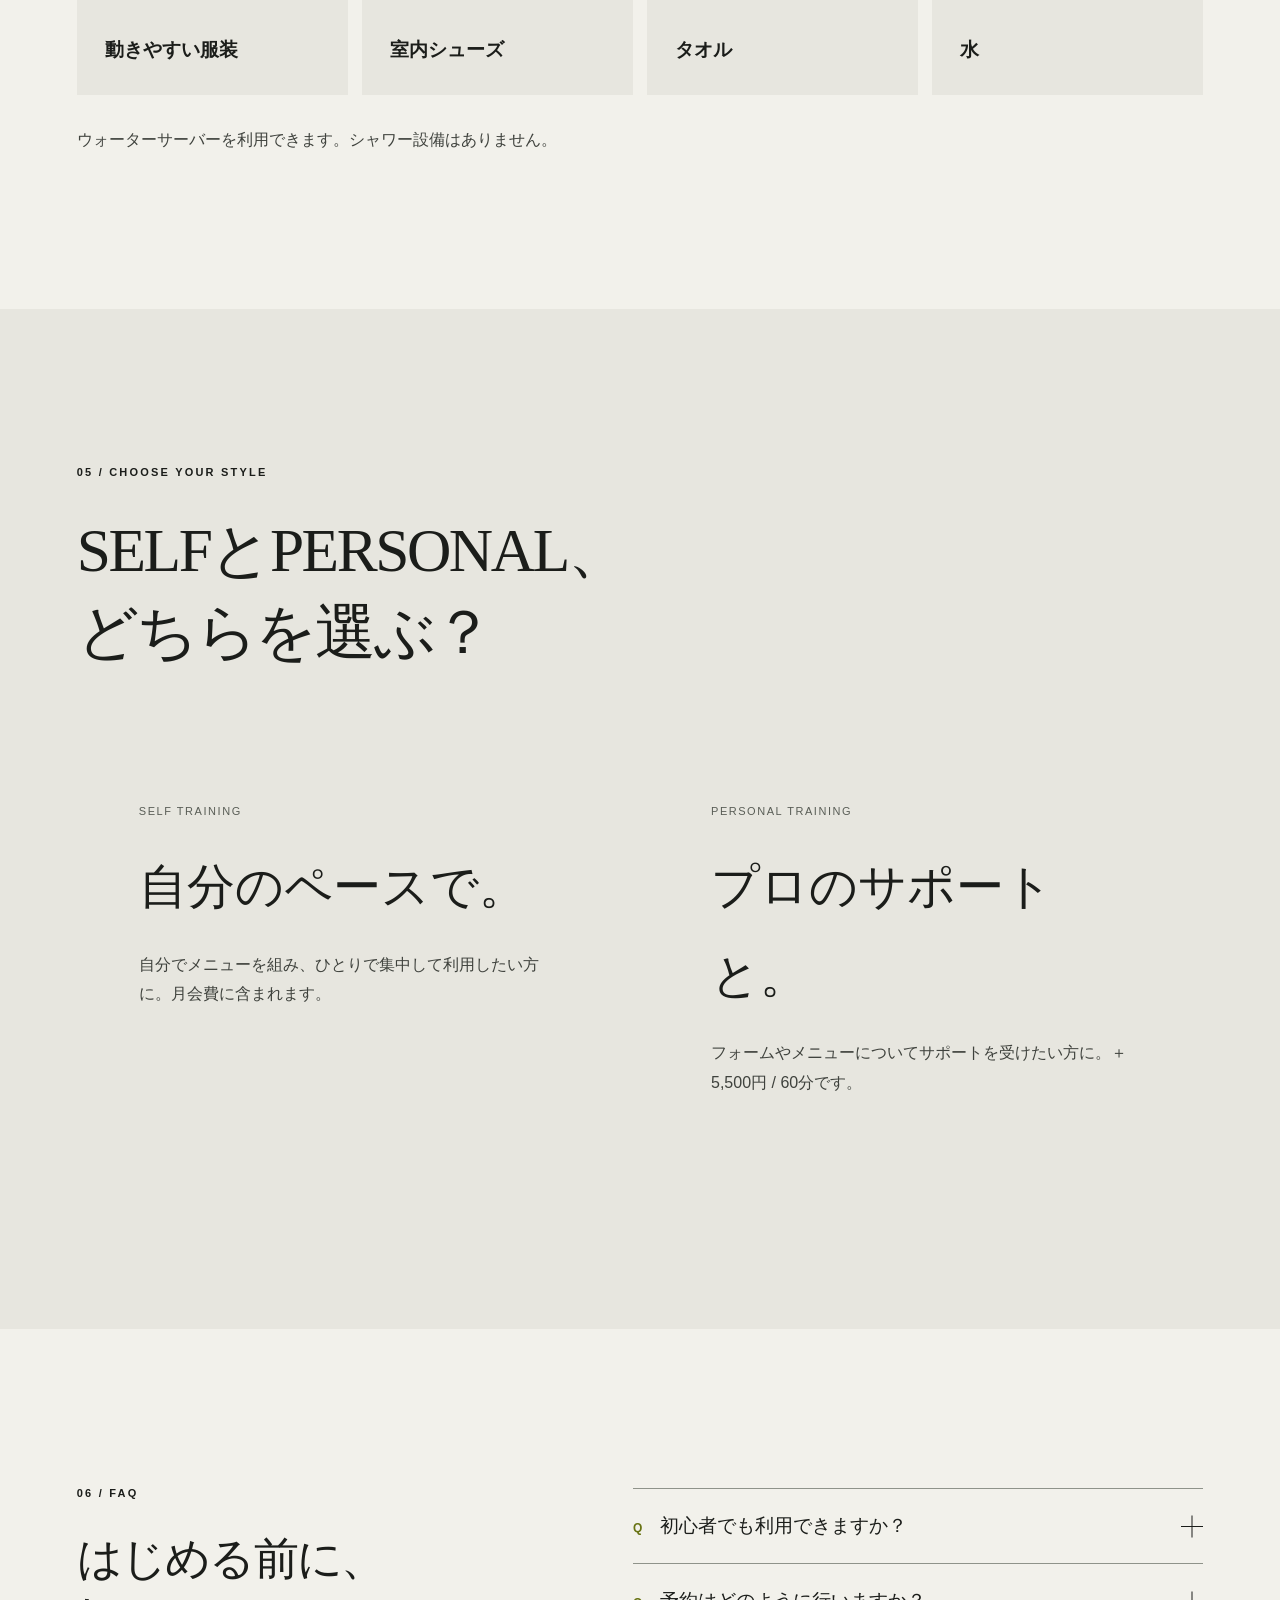
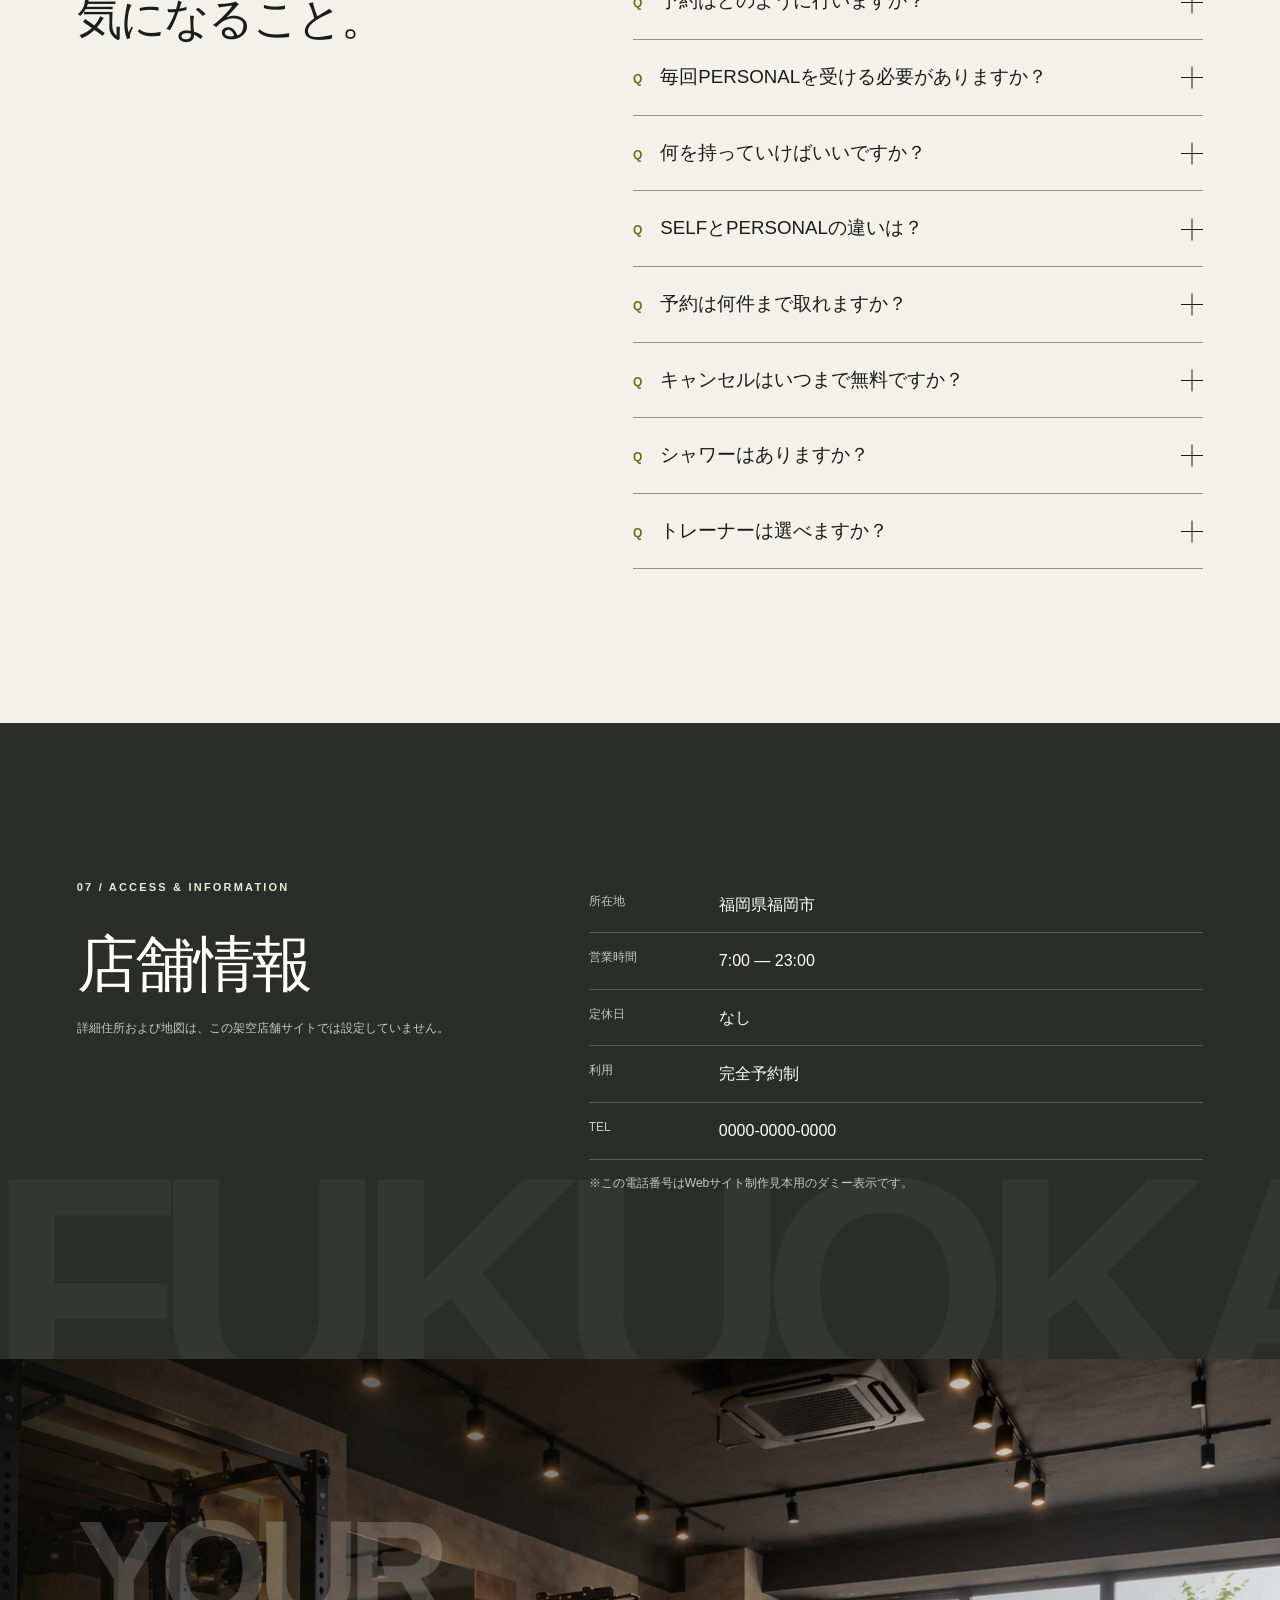
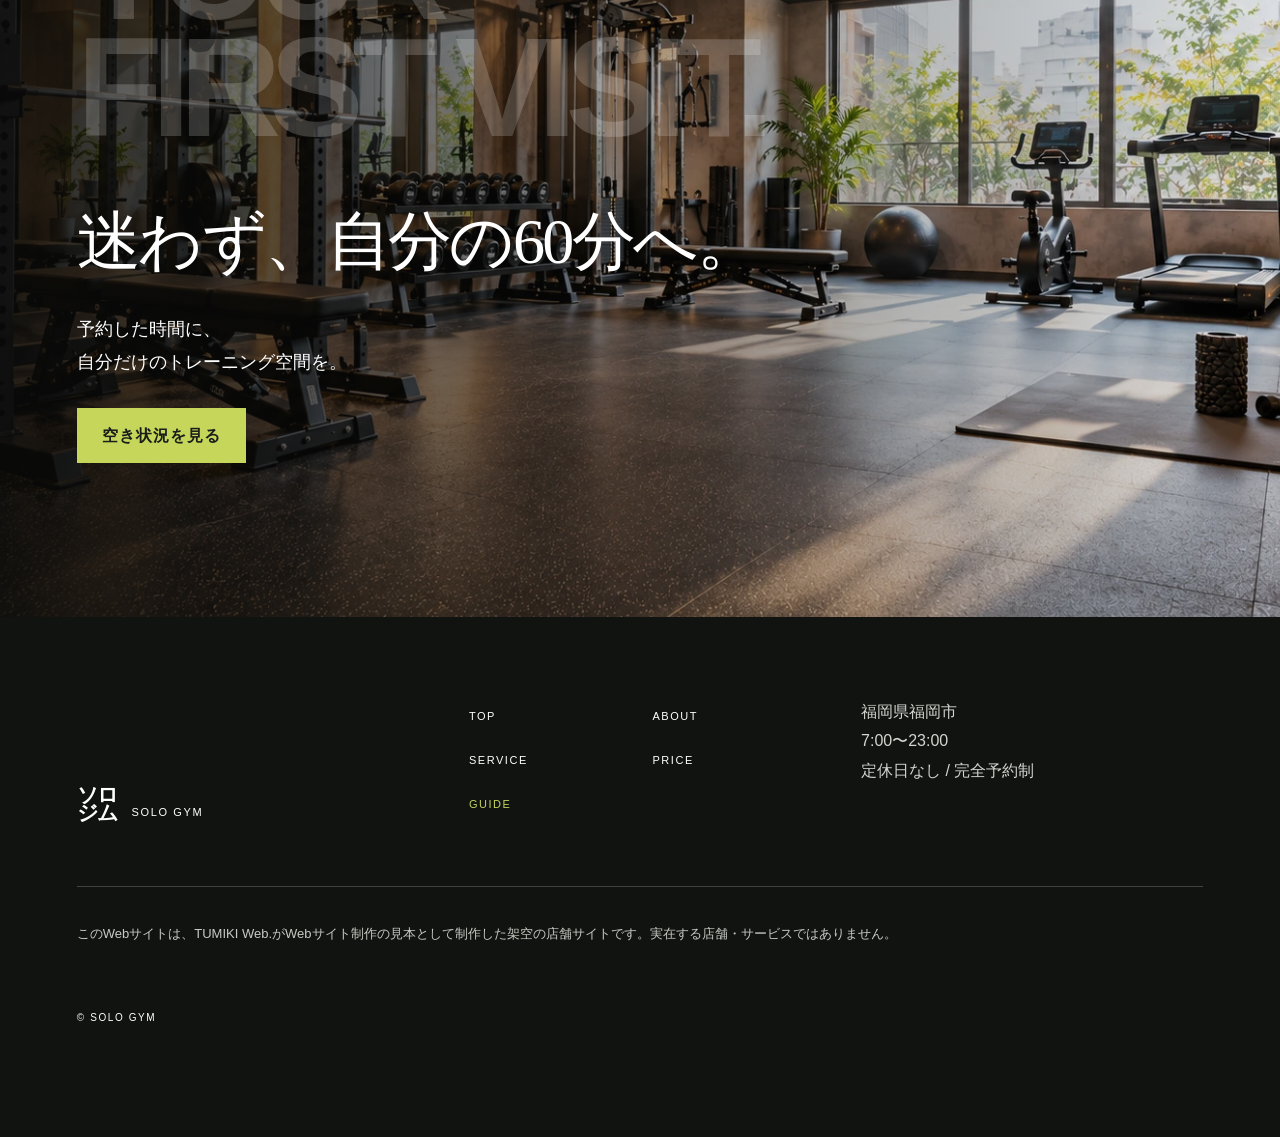
<file: guide/index.html>
<!DOCTYPE html><html lang="ja"><head><meta charset="UTF-8"><meta name="viewport" content="width=device-width, initial-scale=1.0"><meta name="description" content="ソロジムの予約方法、初回利用、持ち物、FAQ、アクセス・店舗情報をご案内します。初めての方はこちらをご覧ください。"><link rel="canonical" href="../guide/"><meta property="og:type" content="website"><meta property="og:title" content="GUIDE｜ソロジム"><meta property="og:description" content="予約から利用まで、初めての方にも分かりやすくご案内します。"><meta property="og:url" content="../guide/"><meta property="og:image" content="../assets/images/ogp/ogp-solo-gym.png"><meta property="og:image:width" content="1200"><meta property="og:image:height" content="630"><meta property="og:image:alt" content="TUMIKI Web. 5ページWebサイト制作見本 ソロジム"><meta property="og:locale" content="ja_JP"><meta name="twitter:card" content="summary_large_image"><meta name="twitter:title" content="GUIDE｜ソロジム"><meta name="twitter:description" content="ソロジムの予約・初回利用・FAQ・店舗情報。"><meta name="twitter:image" content="../assets/images/ogp/ogp-solo-gym.png"><meta name="twitter:image:alt" content="TUMIKI Web. 5ページWebサイト制作見本 ソロジム"><meta name="theme-color" content="#1b1d1a"><title>GUIDE | 初めての方へ</title><link rel="icon" type="image/svg+xml" href="data:image/svg+xml,%3Csvg xmlns='http://www.w3.org/2000/svg' viewBox='0 0 64 64'%3E%3Crect width='64' height='64' rx='14' fill='%231b1d1a'/%3E%3Ccircle cx='32' cy='32' r='18' fill='none' stroke='%23c5d65b' stroke-width='5'/%3E%3Cpath d='M25 23h14M25 32h14M25 41h14' stroke='%23f4f3ed' stroke-width='4' stroke-linecap='round'/%3E%3C/svg%3E"><link rel="stylesheet" href="../css/style.css"><link rel="stylesheet" href="../css/pages.css"></head>
<body><a class="skip-link" href="#main">本文へ移動</a><header class="site-header" data-header><a class="brand" href="../" aria-label="ソロジム ホーム"><span class="brand-jp">ソロ<br>ジム</span><span class="brand-en">SOLO GYM</span></a><nav class="desktop-nav" aria-label="メインナビゲーション"><a href="../">TOP</a><a href="../about/">ABOUT</a><a href="../service/">SERVICE</a><a href="../price/">PRICE</a><a href="./" aria-current="page">GUIDE</a></nav><button class="cta-button header-cta" type="button" data-reserve>空き状況を見る</button><button class="menu-toggle" type="button" aria-expanded="false" aria-controls="mobile-menu" aria-label="メニューを開く"><span></span><span></span></button><div class="menu-backdrop" data-menu-backdrop aria-hidden="true" hidden></div><nav class="mobile-menu" id="mobile-menu" aria-label="スマートフォン用ナビゲーション" hidden><p class="mobile-menu-label">MENU</p><a href="../">TOP</a><a href="../about/">ABOUT</a><a href="../service/">SERVICE</a><a href="../price/">PRICE</a><a href="./" aria-current="page">GUIDE</a><button class="cta-button" type="button" data-reserve>空き状況を見る</button><p class="mobile-menu-meta">FUKUOKA / OPEN 7:00 — 23:00</p></nav></header>
<main id="main"><section class="page-hero" aria-labelledby="page-title"><span class="page-number" aria-hidden="true">05</span><div class="page-hero-inner"><p class="eyebrow light">FIRST VISIT &amp; INFORMATION</p><h1 id="page-title">GUIDE</h1><p class="page-hero-copy">予約から利用まで、<br>迷わず自分の60分へ。</p></div></section>
<section class="section" aria-labelledby="reservation-title"><div class="section-inner"><div class="section-heading reveal"><p class="eyebrow">01 / RESERVATION</p><h2 class="section-title" id="reservation-title"><span class="pc-copy">予約は、4つのステップ。</span><span class="sp-copy">予約は、<br><span class="phrase">4つのステップ。</span></span></h2><p class="section-lead">この制作見本では実際の予約システムは実装していません。想定する予約の流れをご案内します。</p></div><ol class="flow-list"><li><h3>空きを確認</h3><p>Webから利用できる60分枠を確認します。</p></li><li><h3>日時を選択</h3><p>利用したい日と時間を選びます。</p></li><li><h3>利用方法を選択</h3><p>SELFまたはPERSONALを選択。PERSONALではトレーナーも選びます。</p></li><li><h3>予約</h3><p>内容を確認して予約します。同時に保持できる予約は1枠です。</p></li></ol></div></section>
<section class="section tinted-section" aria-labelledby="first-title"><div class="section-inner split"><div class="split-media reveal"><img src="../assets/images/web/5page/guide-first-visit.webp" width="1536" height="1024" loading="lazy" alt="初回利用者がトレーナーから施設と設備の説明を受ける様子"></div><div class="split-copy reveal"><p class="eyebrow">02 / YOUR FIRST VISIT</p><h2 class="section-title" id="first-title">はじめてでも、<br>迷わないように。</h2><p>初回は、施設・設備と利用方法について説明を受ける場面を想定しています。設備の位置や使い方を確認してから、自分の60分を始めます。</p><p>来店は予約時間の5分前を目安にしてください。</p></div></div></section>
<section class="section dark-section" aria-labelledby="visit-title"><div class="section-inner"><div class="section-heading reveal"><p class="eyebrow light">03 / FROM ARRIVAL TO EXIT</p><h2 class="section-title" id="visit-title">来店から退出まで。</h2></div><ol class="visit-flow"><li><span>01</span><h3>予約</h3><p>日時と利用方法を選択。</p></li><li><span>02</span><h3>来店</h3><p>5分前を目安に到着。</p></li><li><span>03</span><h3>準備</h3><p>更衣スペースで準備。</p></li><li><span>04</span><h3>トレーニング</h3><p>予約した60分を利用。</p></li><li><span>05</span><h3>退出</h3><p>時間内に片付けて退出。</p></li></ol></div></section>
<section class="section" aria-labelledby="bring-title"><div class="section-inner"><div class="section-heading reveal"><p class="eyebrow">04 / WHAT TO BRING</p><h2 class="section-title" id="bring-title">服装と持ち物。</h2></div><div class="bring-grid"><div class="bring-item"><span>01</span><h3>動きやすい服装</h3></div><div class="bring-item"><span>02</span><h3>室内シューズ</h3></div><div class="bring-item"><span>03</span><h3>タオル</h3></div><div class="bring-item"><span>04</span><h3>水</h3></div></div><p class="section-lead">ウォーターサーバーを利用できます。シャワー設備はありません。</p></div></section>
<section class="section tinted-section" aria-labelledby="choice-title"><div class="section-inner"><div class="section-heading reveal"><p class="eyebrow">05 / CHOOSE YOUR STYLE</p><h2 class="section-title" id="choice-title">SELFとPERSONAL、<br>どちらを選ぶ？</h2></div><div class="choice-grid"><article class="choice-card"><span>SELF TRAINING</span><h3>自分のペースで。</h3><p>自分でメニューを組み、ひとりで集中して利用したい方に。月会費に含まれます。</p></article><article class="choice-card"><span>PERSONAL TRAINING</span><h3>プロのサポートと。</h3><p>フォームやメニューについてサポートを受けたい方に。＋5,500円 / 60分です。</p></article></div></div></section>
<section class="section" aria-labelledby="faq-title"><div class="section-inner faq-layout"><div class="section-heading reveal"><p class="eyebrow">06 / FAQ</p><h2 class="section-title" id="faq-title"><span class="heading-line"><span class="phrase">はじめる前に、</span></span><span class="heading-line"><span class="phrase">気になること。</span></span></h2></div><div class="faq-list">
<article class="faq-item"><h3><button type="button" aria-expanded="false" aria-controls="faq-a1" id="faq-q1"><span>初心者でも利用できますか？</span><i aria-hidden="true"></i></button></h3><div class="faq-answer" id="faq-a1" role="region" aria-labelledby="faq-q1" hidden><p>はい。周囲を気にせず自分のペースで利用できます。不安な場合は、PERSONALを追加することもできます。</p></div></article>
<article class="faq-item"><h3><button type="button" aria-expanded="false" aria-controls="faq-a2" id="faq-q2"><span>予約はどのように行いますか？</span><i aria-hidden="true"></i></button></h3><div class="faq-answer" id="faq-a2" role="region" aria-labelledby="faq-q2" hidden><p>Webから空いている60分枠を確認し、日時とSELFまたはPERSONALを選択して予約します。</p></div></article>
<article class="faq-item"><h3><button type="button" aria-expanded="false" aria-controls="faq-a3" id="faq-q3"><span>毎回PERSONALを受ける必要がありますか？</span><i aria-hidden="true"></i></button></h3><div class="faq-answer" id="faq-a3" role="region" aria-labelledby="faq-q3" hidden><p>必要ありません。通常はSELFを利用し、必要なときだけPERSONALを追加できます。</p></div></article>
<article class="faq-item"><h3><button type="button" aria-expanded="false" aria-controls="faq-a4" id="faq-q4"><span>何を持っていけばいいですか？</span><i aria-hidden="true"></i></button></h3><div class="faq-answer" id="faq-a4" role="region" aria-labelledby="faq-q4" hidden><p>動きやすい服装、室内シューズ、タオル、水をご用意ください。ウォーターサーバーは利用できます。</p></div></article>
<article class="faq-item"><h3><button type="button" aria-expanded="false" aria-controls="faq-a5" id="faq-q5"><span>SELFとPERSONALの違いは？</span><i aria-hidden="true"></i></button></h3><div class="faq-answer" id="faq-a5" role="region" aria-labelledby="faq-q5" hidden><p>SELFはひとりで自分のペースで利用します。PERSONALはトレーナーのマンツーマンサポートを追加する利用方法です。</p></div></article>
<article class="faq-item"><h3><button type="button" aria-expanded="false" aria-controls="faq-a6" id="faq-q6"><span>予約は何件まで取れますか？</span><i aria-hidden="true"></i></button></h3><div class="faq-answer" id="faq-a6" role="region" aria-labelledby="faq-q6" hidden><p>同時に保持できる予約は1枠です。利用終了後から次の予約ができます。</p></div></article>
<article class="faq-item"><h3><button type="button" aria-expanded="false" aria-controls="faq-a7" id="faq-q7"><span>キャンセルはいつまで無料ですか？</span><i aria-hidden="true"></i></button></h3><div class="faq-answer" id="faq-a7" role="region" aria-labelledby="faq-q7" hidden><p>前日まで無料です。当日キャンセルは利用料金相当となり、SELFについては月会費制との整合を含め規定に基づく取り扱いです。</p></div></article>
<article class="faq-item"><h3><button type="button" aria-expanded="false" aria-controls="faq-a8" id="faq-q8"><span>シャワーはありますか？</span><i aria-hidden="true"></i></button></h3><div class="faq-answer" id="faq-a8" role="region" aria-labelledby="faq-q8" hidden><p>シャワー設備はありません。更衣スペースは用意しています。</p></div></article>
<article class="faq-item"><h3><button type="button" aria-expanded="false" aria-controls="faq-a9" id="faq-q9"><span>トレーナーは選べますか？</span><i aria-hidden="true"></i></button></h3><div class="faq-answer" id="faq-a9" role="region" aria-labelledby="faq-q9" hidden><p>はい。PERSONALの予約時に、目的に合わせて5名から選択できます。</p></div></article>
</div></div></section>
<section class="section info-band" id="access" aria-labelledby="access-title"><div class="section-inner info-grid"><div class="section-heading reveal"><p class="eyebrow light">07 / ACCESS &amp; INFORMATION</p><h2 class="section-title" id="access-title">店舗情報</h2><p class="dummy-note">詳細住所および地図は、この架空店舗サイトでは設定していません。</p></div><div><dl class="info-list"><div><dt>所在地</dt><dd>福岡県福岡市</dd></div><div><dt>営業時間</dt><dd>7:00 — 23:00</dd></div><div><dt>定休日</dt><dd>なし</dd></div><div><dt>利用</dt><dd>完全予約制</dd></div><div><dt>TEL</dt><dd>0000-0000-0000</dd></div></dl><p class="dummy-note">※この電話番号はWebサイト制作見本用のダミー表示です。</p></div></div></section>
<section class="final-cta" aria-labelledby="final-title"><img src="../assets/images/web/hero-gym.webp" width="1672" height="941" loading="lazy" alt="" aria-hidden="true"><div class="final-overlay"></div><div class="final-content reveal"><p class="final-en"><span>YOUR</span><span>FIRST VISIT.</span></p><h2 id="final-title"><span class="pc-copy">迷わず、自分の60分へ。</span><span class="sp-copy">迷わず、<br><span class="phrase">自分の60分へ。</span></span></h2><p>予約した時間に、<br>自分だけのトレーニング空間を。</p><button class="cta-button cta-button--lime" type="button" data-reserve>空き状況を見る</button></div></section></main>
<footer class="site-footer"><div class="footer-brand"><span class="brand-jp">ソロ<br>ジム</span><span>SOLO GYM</span></div><nav aria-label="フッターナビゲーション"><a href="../">TOP</a><a href="../about/">ABOUT</a><a href="../service/">SERVICE</a><a href="../price/">PRICE</a><a href="./" aria-current="page">GUIDE</a></nav><div class="footer-info"><p>福岡県福岡市</p><p>7:00〜23:00</p><p>定休日なし / 完全予約制</p></div><p class="disclaimer">このWebサイトは、TUMIKI Web.がWebサイト制作の見本として制作した架空の店舗サイトです。実在する店舗・サービスではありません。</p><p class="copyright">© SOLO GYM</p></footer><div class="floating-nav" data-floating-nav><button class="floating-top" type="button" aria-label="ページ最上部へ戻る" data-back-to-top disabled><span aria-hidden="true">↑</span><small aria-hidden="true">TOP</small></button><button class="floating-reserve" type="button" data-floating-reserve data-reserve disabled>空き状況を見る</button></div><div class="mobile-action-bar" data-mobile-bar><button class="mobile-action-top" type="button" data-mobile-top disabled>↑ TOP</button><button class="mobile-action-reserve" type="button" data-mobile-reserve data-reserve disabled>空き状況を見る</button></div><dialog class="reserve-dialog" aria-labelledby="reserve-title"><button class="dialog-close" type="button" aria-label="閉じる" data-dialog-close>×</button><p class="eyebrow">DEMO NOTICE</p><h2 id="reserve-title">予約機能は準備中です</h2><p>このWebサイトは制作見本のため、実際の空き状況確認・予約はできません。</p><button class="cta-button" type="button" data-dialog-close>サイトに戻る</button></dialog><script src="../js/main.js"></script></body></html>
</file>
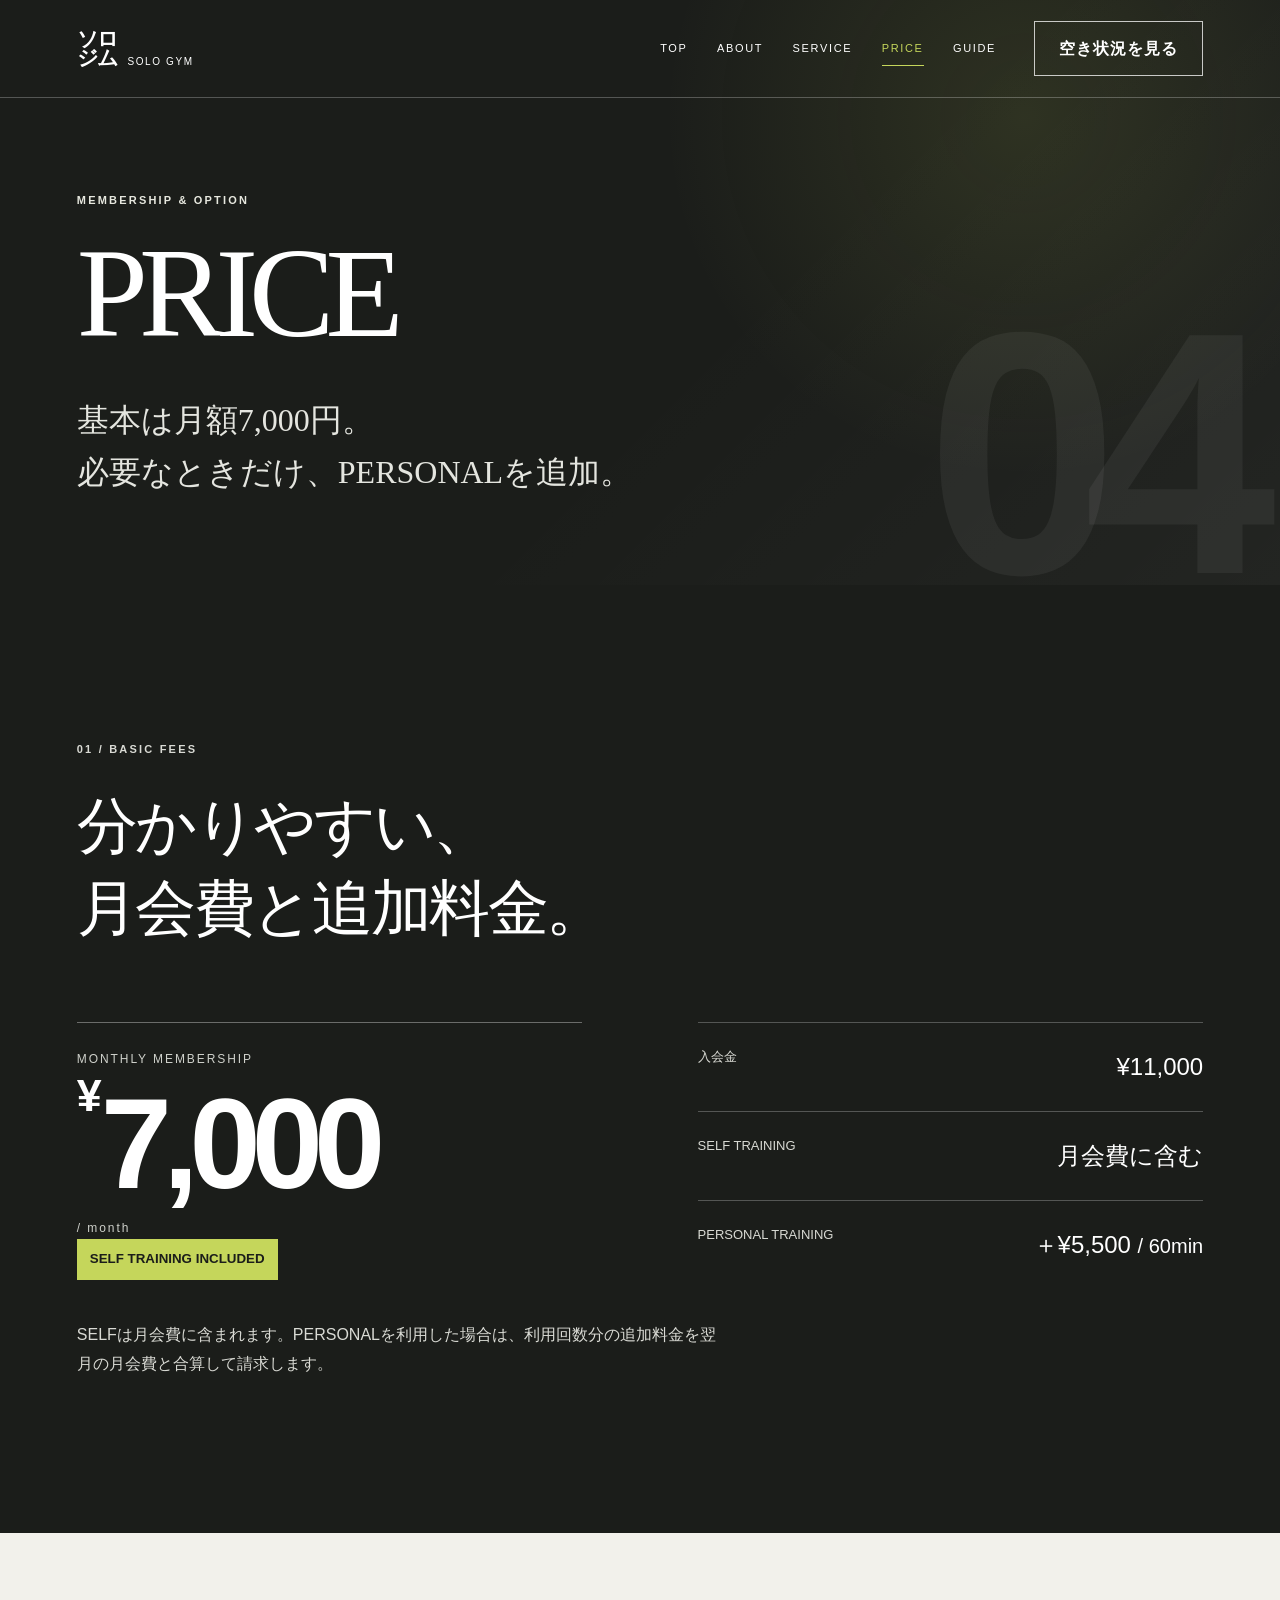
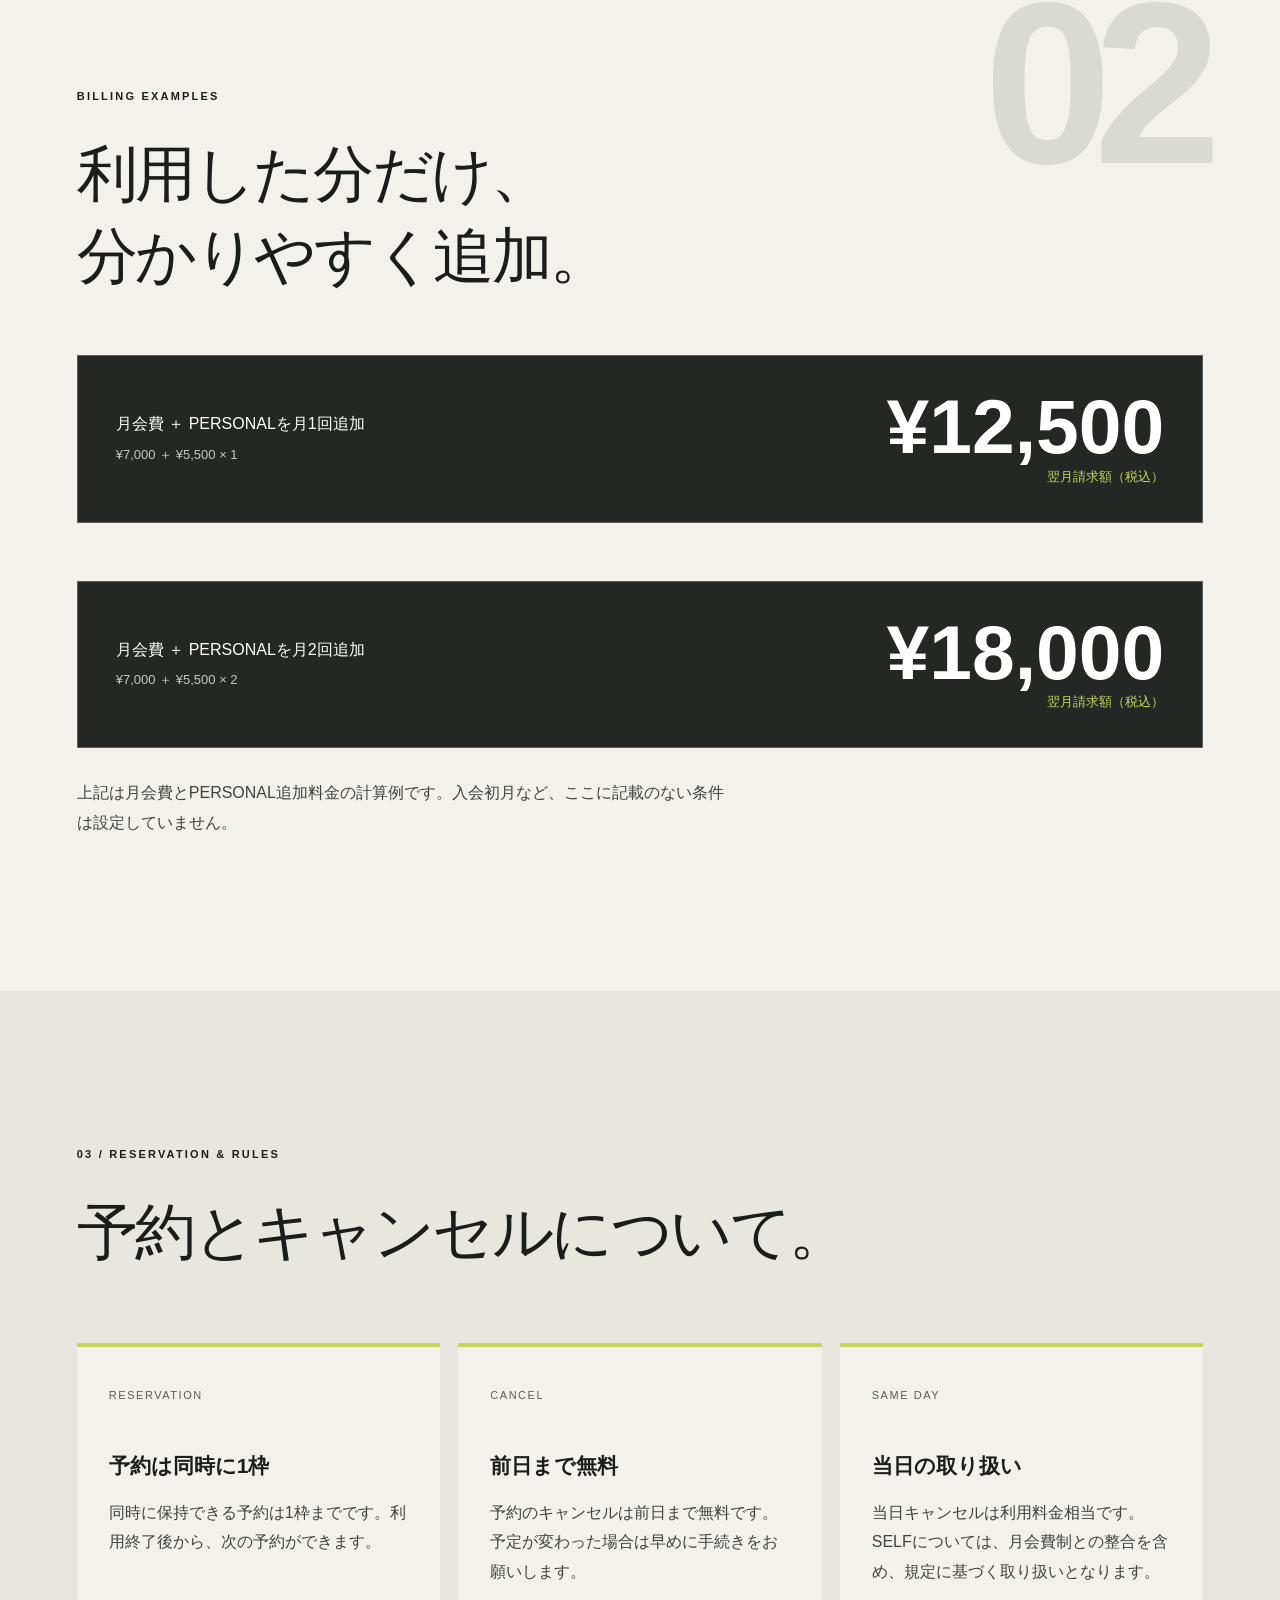
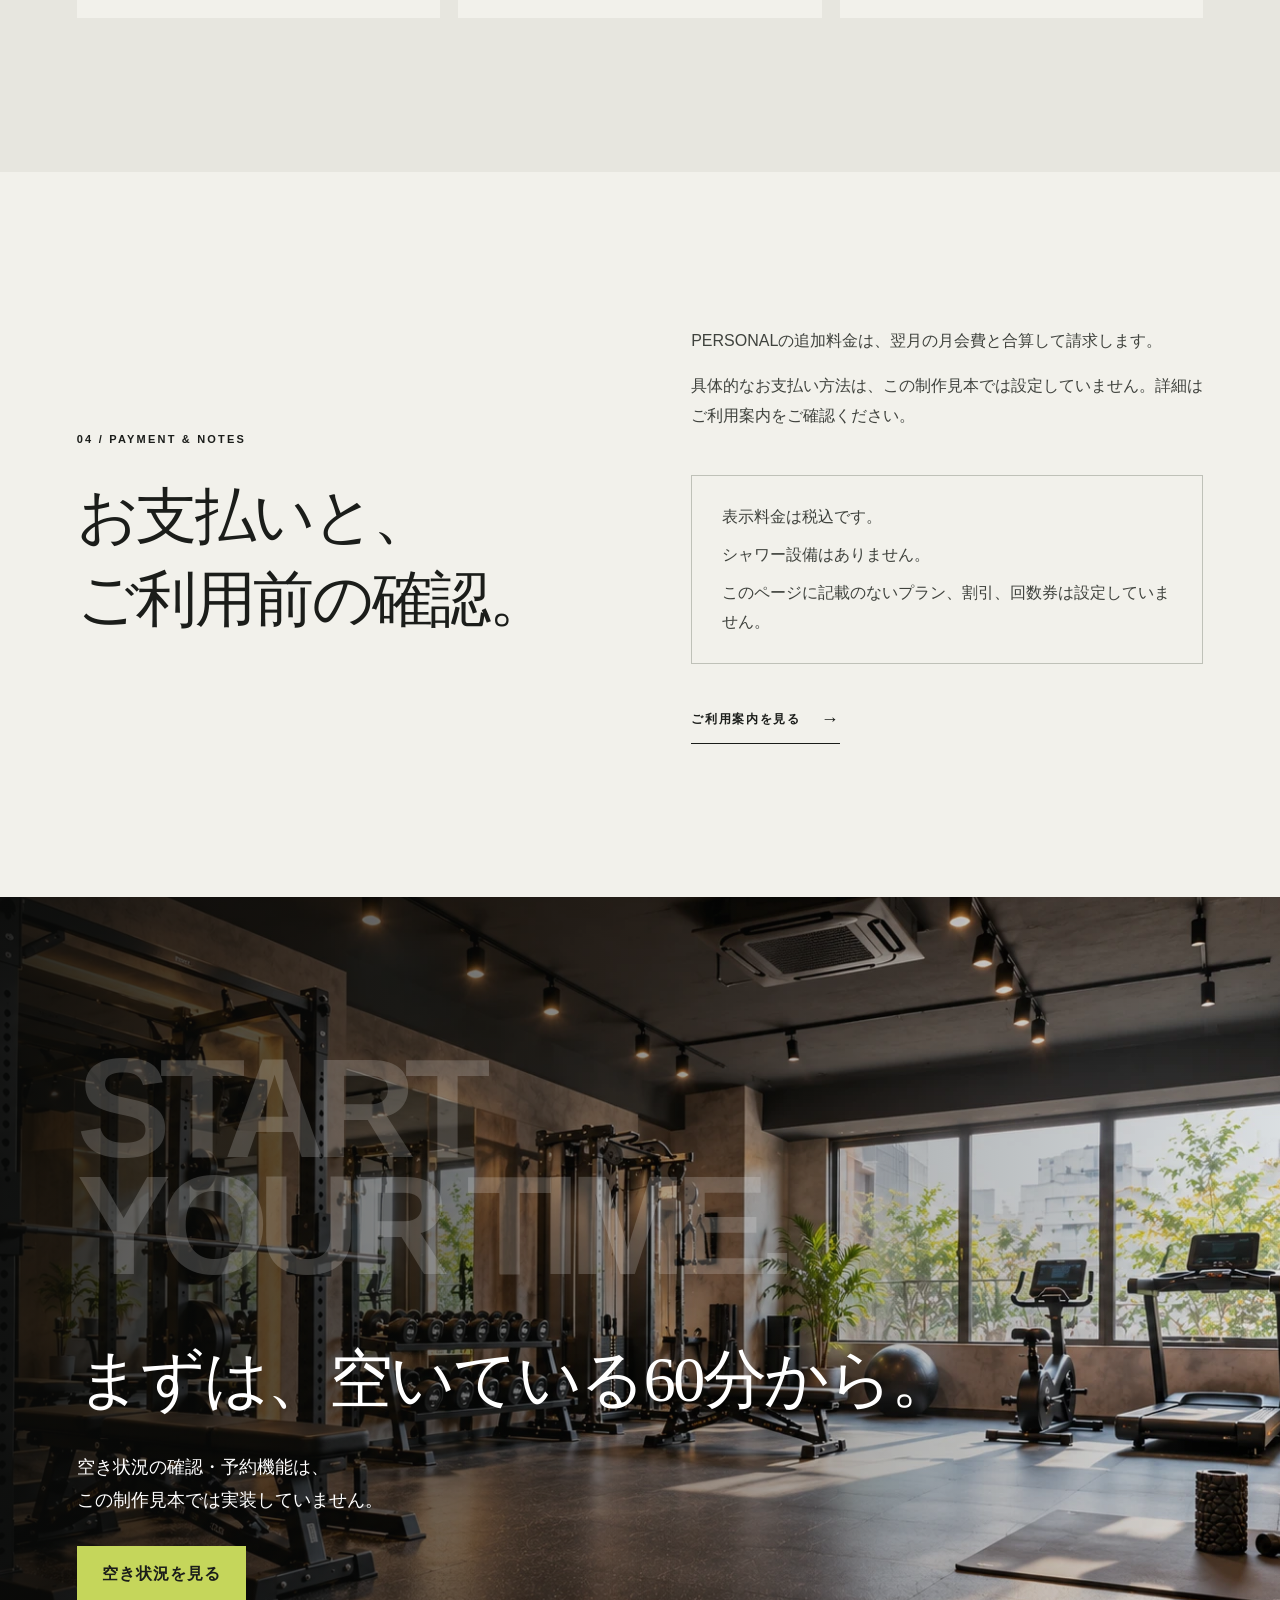
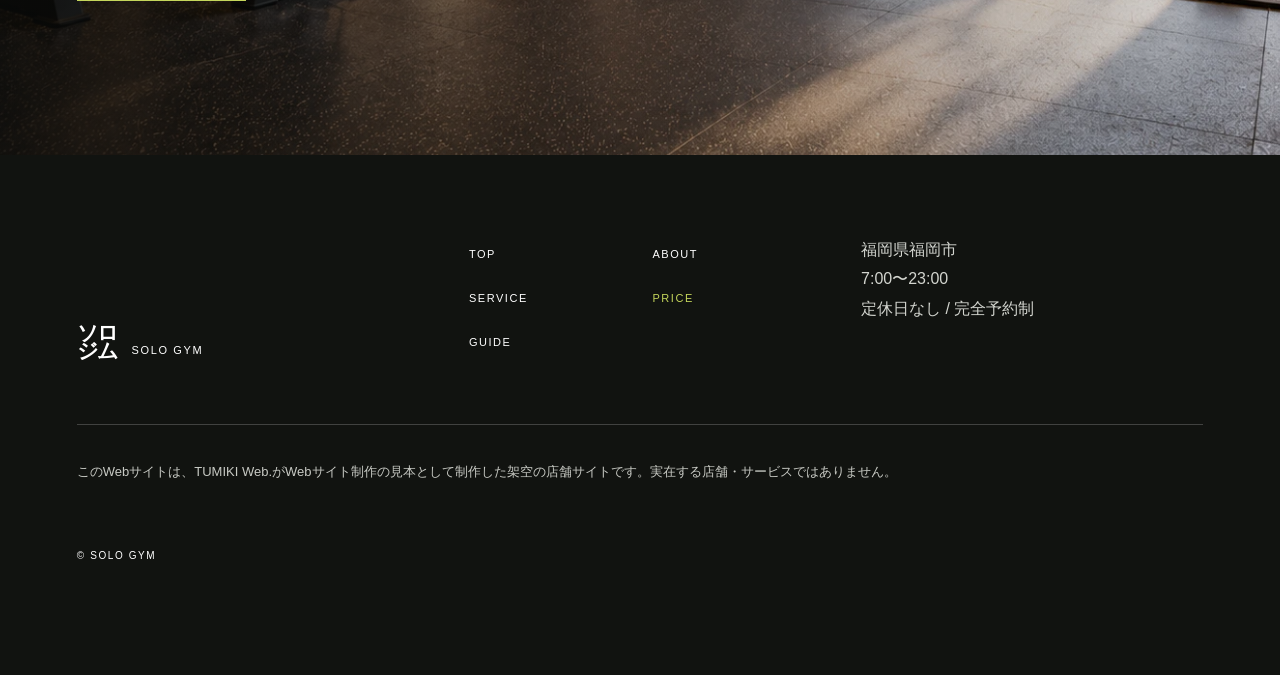
<file: price/index.html>
<!DOCTYPE html><html lang="ja"><head><meta charset="UTF-8"><meta name="viewport" content="width=device-width, initial-scale=1.0"><meta name="description" content="ソロジムの入会金、月会費、PERSONAL追加料金、請求例、予約・キャンセルについてご案内します。"><link rel="canonical" href="../price/"><meta property="og:type" content="website"><meta property="og:title" content="PRICE｜ソロジム"><meta property="og:description" content="月会費7,000円。必要なときだけPERSONALを追加できる料金体系です。"><meta property="og:url" content="../price/"><meta property="og:image" content="../assets/images/ogp/ogp-solo-gym.png"><meta property="og:image:width" content="1200"><meta property="og:image:height" content="630"><meta property="og:image:alt" content="TUMIKI Web. 5ページWebサイト制作見本 ソロジム"><meta property="og:locale" content="ja_JP"><meta name="twitter:card" content="summary_large_image"><meta name="twitter:title" content="PRICE｜ソロジム"><meta name="twitter:description" content="ソロジムの料金と請求について。"><meta name="twitter:image" content="../assets/images/ogp/ogp-solo-gym.png"><meta name="twitter:image:alt" content="TUMIKI Web. 5ページWebサイト制作見本 ソロジム"><meta name="theme-color" content="#1b1d1a"><title>PRICE | ソロジムの料金</title><link rel="icon" type="image/svg+xml" href="data:image/svg+xml,%3Csvg xmlns='http://www.w3.org/2000/svg' viewBox='0 0 64 64'%3E%3Crect width='64' height='64' rx='14' fill='%231b1d1a'/%3E%3Ccircle cx='32' cy='32' r='18' fill='none' stroke='%23c5d65b' stroke-width='5'/%3E%3Cpath d='M25 23h14M25 32h14M25 41h14' stroke='%23f4f3ed' stroke-width='4' stroke-linecap='round'/%3E%3C/svg%3E"><link rel="stylesheet" href="../css/style.css"><link rel="stylesheet" href="../css/pages.css"></head>
<body><a class="skip-link" href="#main">本文へ移動</a><header class="site-header" data-header><a class="brand" href="../" aria-label="ソロジム ホーム"><span class="brand-jp">ソロ<br>ジム</span><span class="brand-en">SOLO GYM</span></a><nav class="desktop-nav" aria-label="メインナビゲーション"><a href="../">TOP</a><a href="../about/">ABOUT</a><a href="../service/">SERVICE</a><a href="./" aria-current="page">PRICE</a><a href="../guide/">GUIDE</a></nav><button class="cta-button header-cta" type="button" data-reserve>空き状況を見る</button><button class="menu-toggle" type="button" aria-expanded="false" aria-controls="mobile-menu" aria-label="メニューを開く"><span></span><span></span></button><div class="menu-backdrop" data-menu-backdrop aria-hidden="true" hidden></div><nav class="mobile-menu" id="mobile-menu" aria-label="スマートフォン用ナビゲーション" hidden><p class="mobile-menu-label">MENU</p><a href="../">TOP</a><a href="../about/">ABOUT</a><a href="../service/">SERVICE</a><a href="./" aria-current="page">PRICE</a><a href="../guide/">GUIDE</a><button class="cta-button" type="button" data-reserve>空き状況を見る</button><p class="mobile-menu-meta">FUKUOKA / OPEN 7:00 — 23:00</p></nav></header>
<main id="main"><section class="page-hero" aria-labelledby="page-title"><span class="page-number" aria-hidden="true">04</span><div class="page-hero-inner"><p class="eyebrow light">MEMBERSHIP &amp; OPTION</p><h1 id="page-title">PRICE</h1><p class="page-hero-copy"><span class="pc-copy">基本は月額7,000円。<br>必要なときだけ、PERSONALを追加。</span><span class="sp-copy">基本は月額7,000円。<br>必要なときだけ、<br><span class="phrase">PERSONALを追加。</span></span></p></div></section>
<section class="section dark-section" aria-labelledby="fees-title"><div class="section-inner"><div class="section-heading reveal"><p class="eyebrow light">01 / BASIC FEES</p><h2 class="section-title" id="fees-title">分かりやすい、<br>月会費と追加料金。</h2></div><div class="price-hero-panel"><div class="main-fee reveal"><p>MONTHLY MEMBERSHIP</p><strong><span>¥</span>7,000</strong><p>/ month</p><small>SELF TRAINING INCLUDED</small></div><dl class="sub-fees reveal"><div><dt>入会金</dt><dd>¥11,000</dd></div><div><dt>SELF TRAINING</dt><dd>月会費に含む</dd></div><div><dt>PERSONAL TRAINING</dt><dd>＋¥5,500 <small>/ 60min</small></dd></div></dl></div><p class="section-lead">SELFは月会費に含まれます。PERSONALを利用した場合は、利用回数分の追加料金を翌月の月会費と合算して請求します。</p></div></section>
<section class="section" aria-labelledby="example-title"><div class="section-index" aria-hidden="true">02</div><div class="section-inner"><div class="section-heading reveal"><p class="eyebrow">BILLING EXAMPLES</p><h2 class="section-title" id="example-title">利用した分だけ、<br>分かりやすく追加。</h2></div><div class="billing-example reveal"><div><p>月会費 ＋ PERSONALを月1回追加</p><span>¥7,000 ＋ ¥5,500 × 1</span></div><div><strong>¥12,500</strong><small>翌月請求額（税込）</small></div></div><div class="billing-example reveal"><div><p>月会費 ＋ PERSONALを月2回追加</p><span>¥7,000 ＋ ¥5,500 × 2</span></div><div><strong>¥18,000</strong><small>翌月請求額（税込）</small></div></div><p class="section-lead">上記は月会費とPERSONAL追加料金の計算例です。入会初月など、ここに記載のない条件は設定していません。</p></div></section>
<section class="section tinted-section" aria-labelledby="rules-title"><div class="section-inner"><div class="section-heading reveal"><p class="eyebrow">03 / RESERVATION &amp; RULES</p><h2 class="section-title" id="rules-title">予約とキャンセルについて。</h2></div><div class="rules-grid"><article class="rule-card reveal"><span>RESERVATION</span><h3>予約は同時に1枠</h3><p>同時に保持できる予約は1枠までです。利用終了後から、次の予約ができます。</p></article><article class="rule-card reveal"><span>CANCEL</span><h3>前日まで無料</h3><p>予約のキャンセルは前日まで無料です。予定が変わった場合は早めに手続きをお願いします。</p></article><article class="rule-card reveal"><span>SAME DAY</span><h3>当日の取り扱い</h3><p>当日キャンセルは利用料金相当です。SELFについては、月会費制との整合を含め、規定に基づく取り扱いとなります。</p></article></div></div></section>
<section class="section" aria-labelledby="payment-title"><div class="section-inner split"><div class="section-heading reveal"><p class="eyebrow">04 / PAYMENT &amp; NOTES</p><h2 class="section-title" id="payment-title">お支払いと、<br>ご利用前の確認。</h2></div><div class="split-copy reveal"><p>PERSONALの追加料金は、翌月の月会費と合算して請求します。</p><p>具体的なお支払い方法は、この制作見本では設定していません。詳細はご利用案内をご確認ください。</p><div class="notice-box"><p>表示料金は税込です。</p><p>シャワー設備はありません。</p><p>このページに記載のないプラン、割引、回数券は設定していません。</p></div><a class="text-link" href="../guide/">ご利用案内を見る</a></div></div></section>
<section class="final-cta" aria-labelledby="final-title"><img src="../assets/images/web/hero-gym.webp" width="1672" height="941" loading="lazy" alt="" aria-hidden="true"><div class="final-overlay"></div><div class="final-content reveal"><p class="final-en"><span>START</span><span>YOUR TIME.</span></p><h2 id="final-title"><span class="pc-copy">まずは、空いている60分から。</span><span class="sp-copy">まずは、<br><span class="phrase">空いている60分から。</span></span></h2><p>空き状況の確認・予約機能は、<br>この制作見本では実装していません。</p><button class="cta-button cta-button--lime" type="button" data-reserve>空き状況を見る</button></div></section></main>
<footer class="site-footer"><div class="footer-brand"><span class="brand-jp">ソロ<br>ジム</span><span>SOLO GYM</span></div><nav aria-label="フッターナビゲーション"><a href="../">TOP</a><a href="../about/">ABOUT</a><a href="../service/">SERVICE</a><a href="./" aria-current="page">PRICE</a><a href="../guide/">GUIDE</a></nav><div class="footer-info"><p>福岡県福岡市</p><p>7:00〜23:00</p><p>定休日なし / 完全予約制</p></div><p class="disclaimer">このWebサイトは、TUMIKI Web.がWebサイト制作の見本として制作した架空の店舗サイトです。実在する店舗・サービスではありません。</p><p class="copyright">© SOLO GYM</p></footer><div class="floating-nav" data-floating-nav><button class="floating-top" type="button" aria-label="ページ最上部へ戻る" data-back-to-top disabled><span aria-hidden="true">↑</span><small aria-hidden="true">TOP</small></button><button class="floating-reserve" type="button" data-floating-reserve data-reserve disabled>空き状況を見る</button></div><div class="mobile-action-bar" data-mobile-bar><button class="mobile-action-top" type="button" data-mobile-top disabled>↑ TOP</button><button class="mobile-action-reserve" type="button" data-mobile-reserve data-reserve disabled>空き状況を見る</button></div><dialog class="reserve-dialog" aria-labelledby="reserve-title"><button class="dialog-close" type="button" aria-label="閉じる" data-dialog-close>×</button><p class="eyebrow">DEMO NOTICE</p><h2 id="reserve-title">予約機能は準備中です</h2><p>このWebサイトは制作見本のため、実際の空き状況確認・予約はできません。</p><button class="cta-button" type="button" data-dialog-close>サイトに戻る</button></dialog><script src="../js/main.js"></script></body></html>
</file>
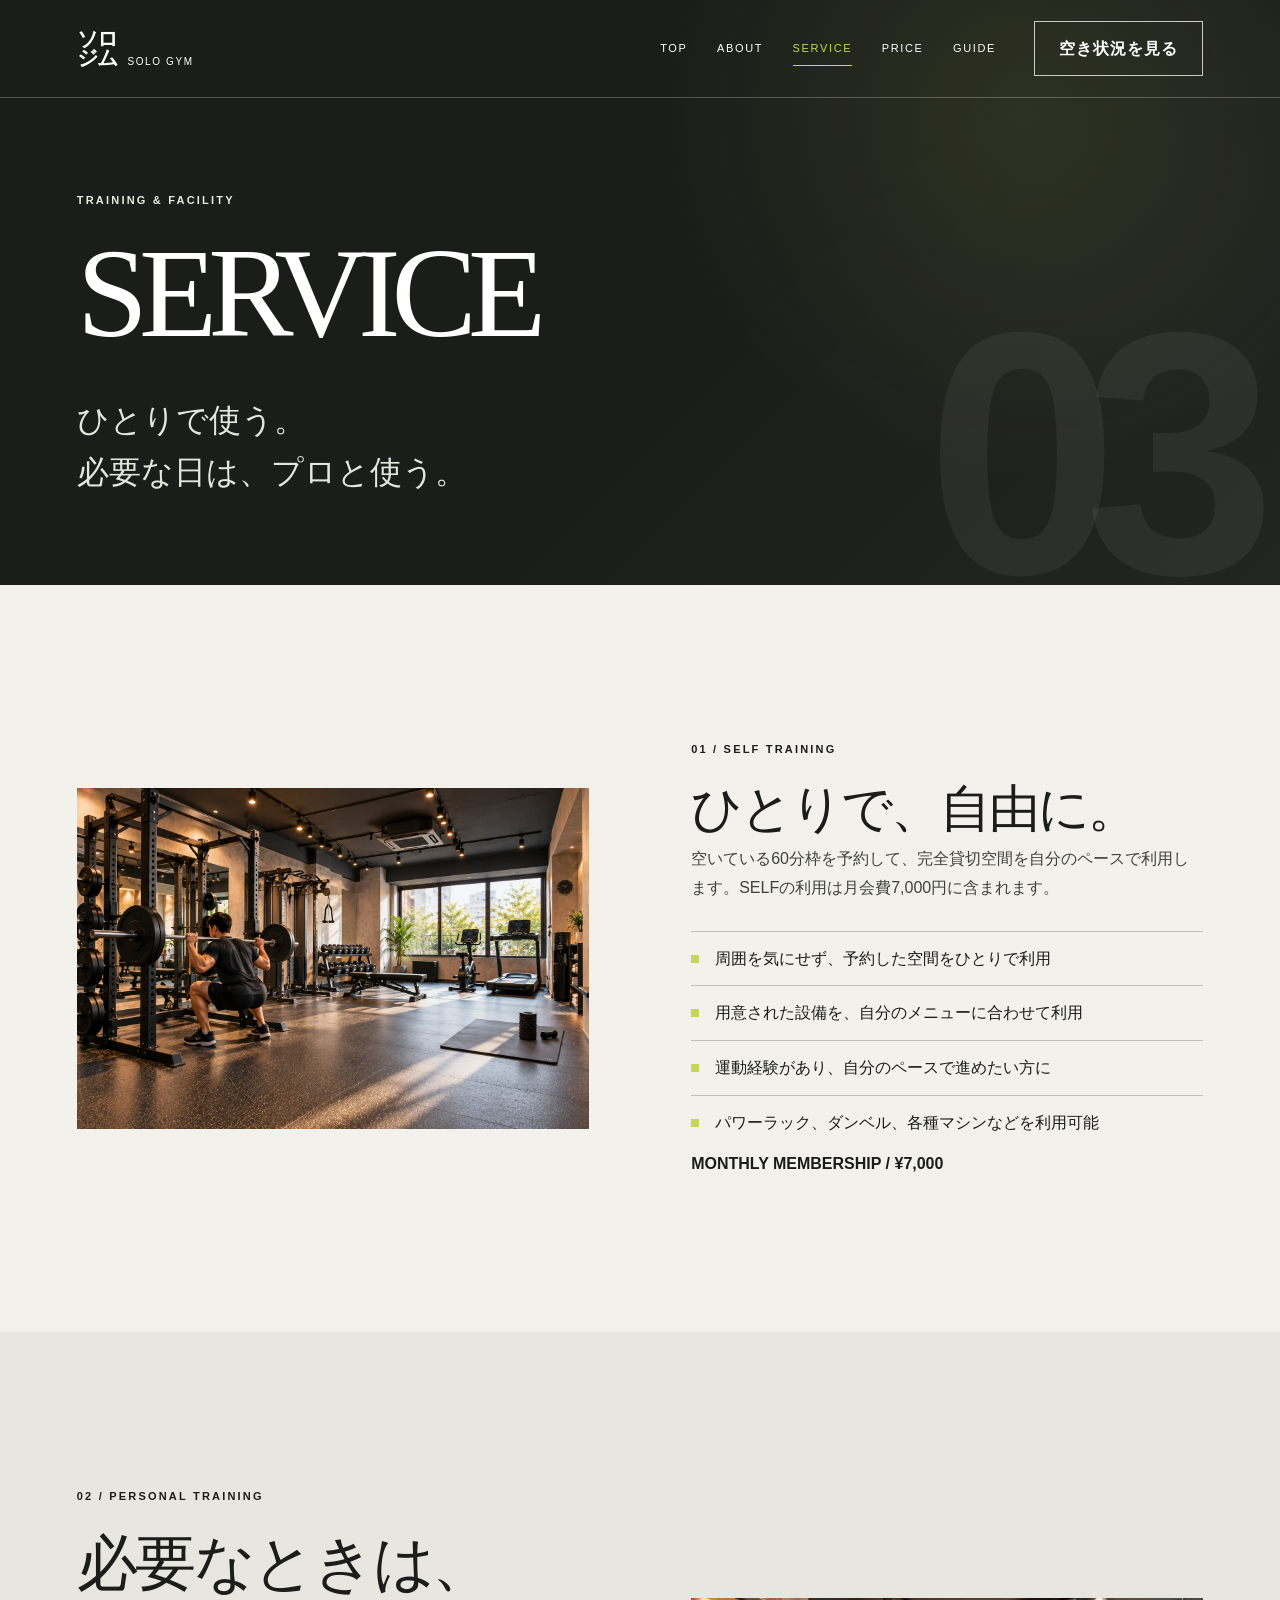
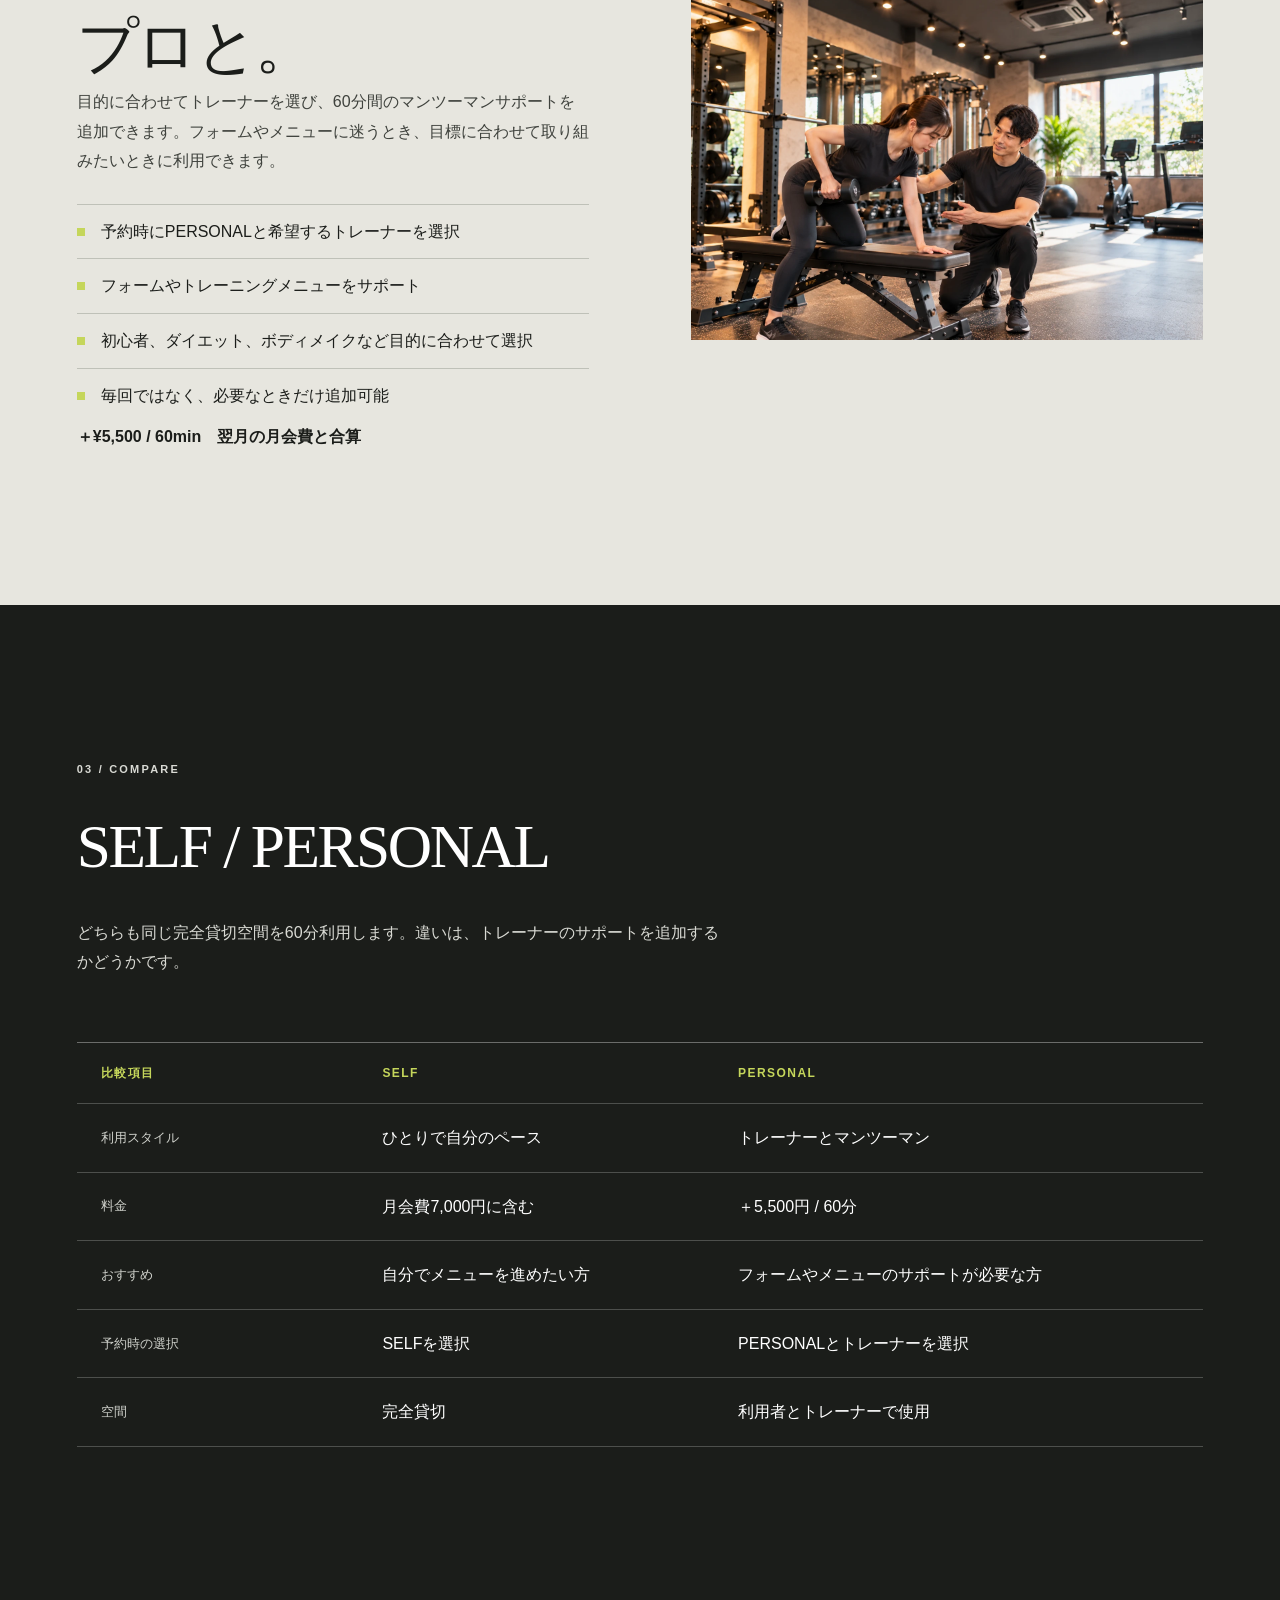
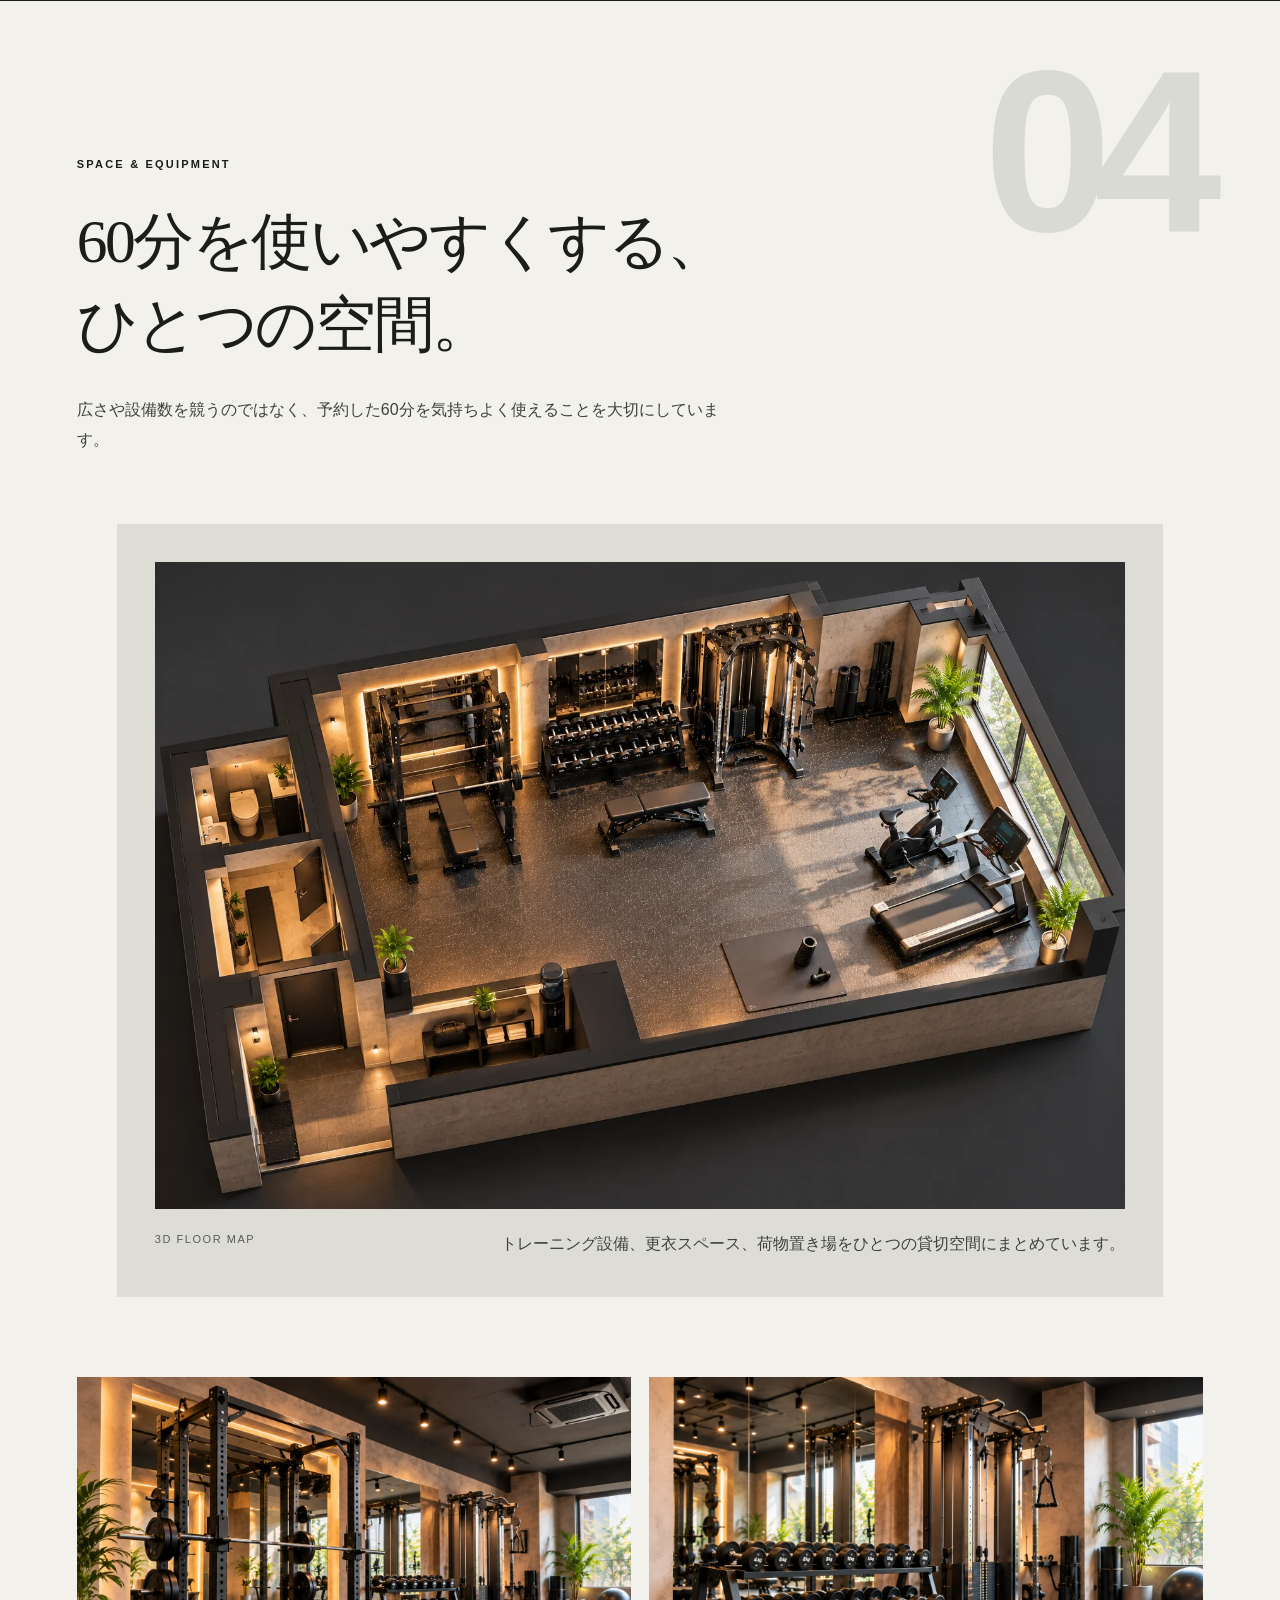
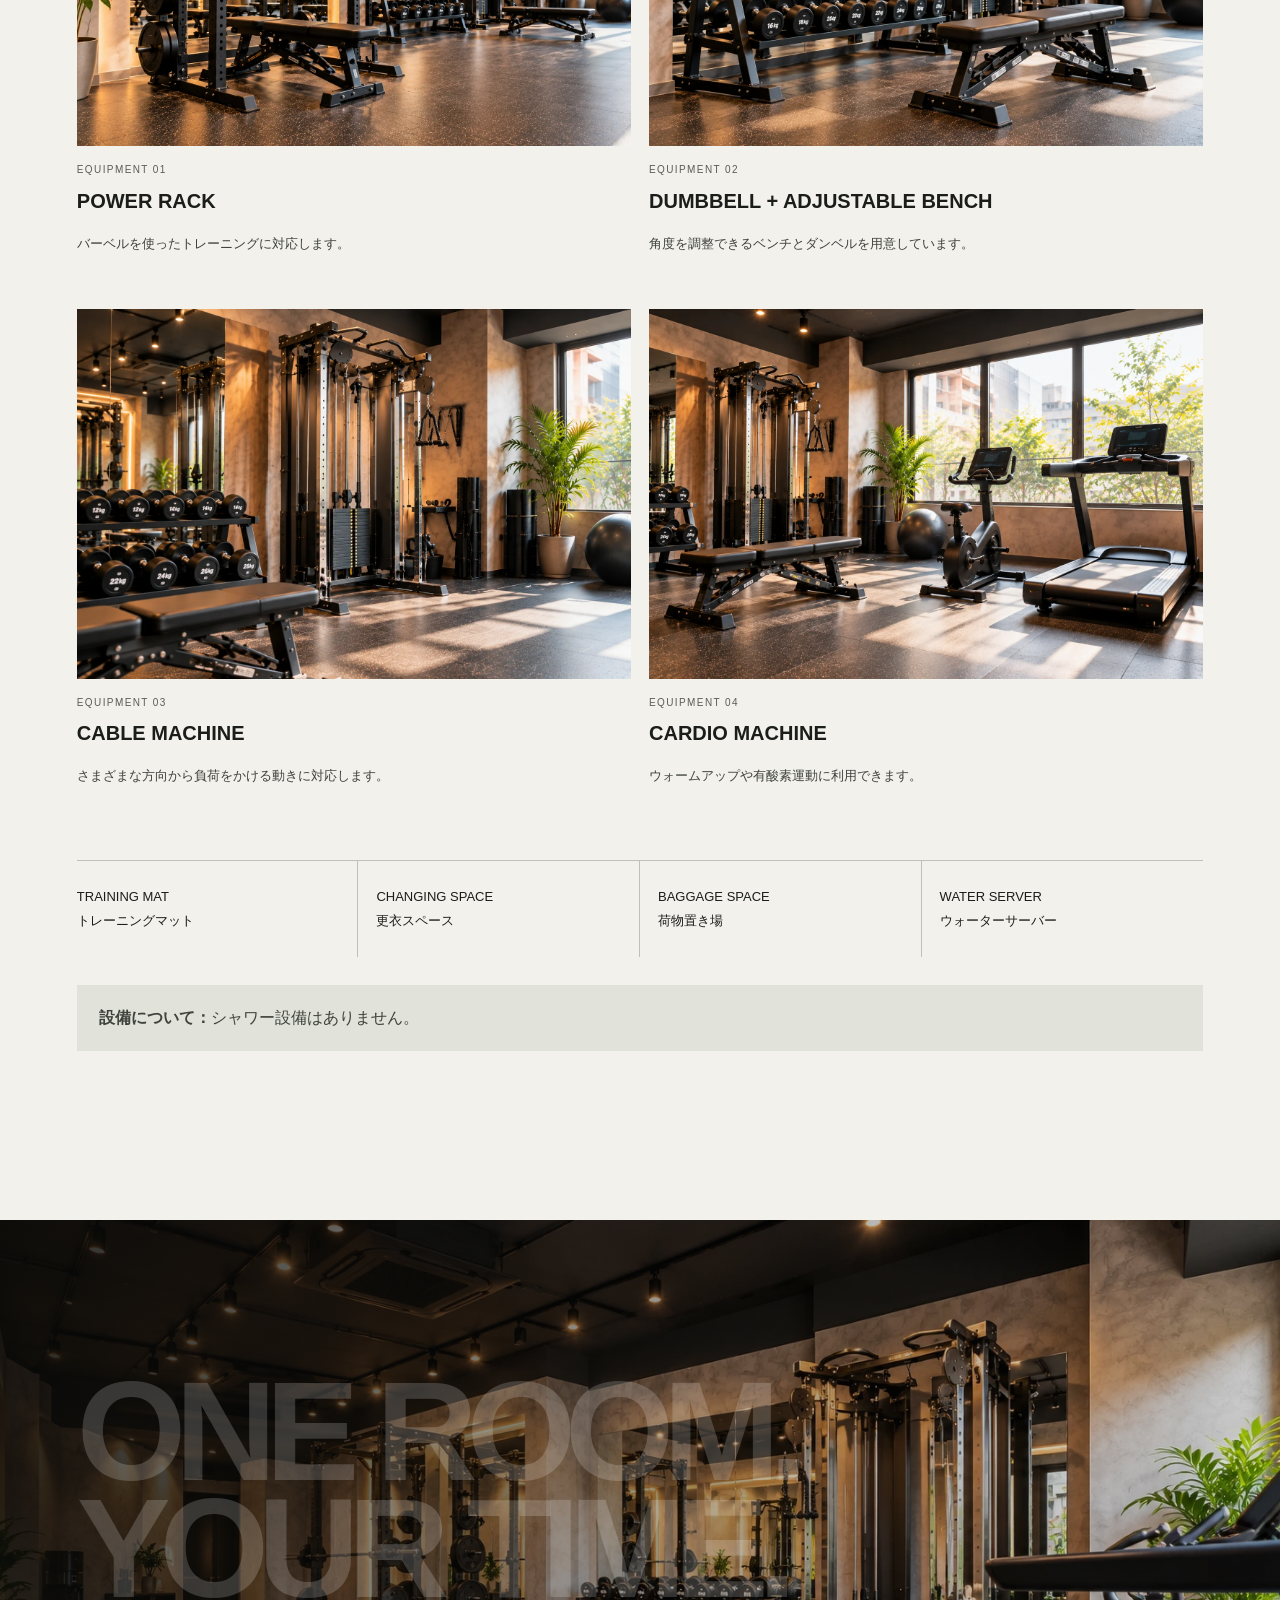
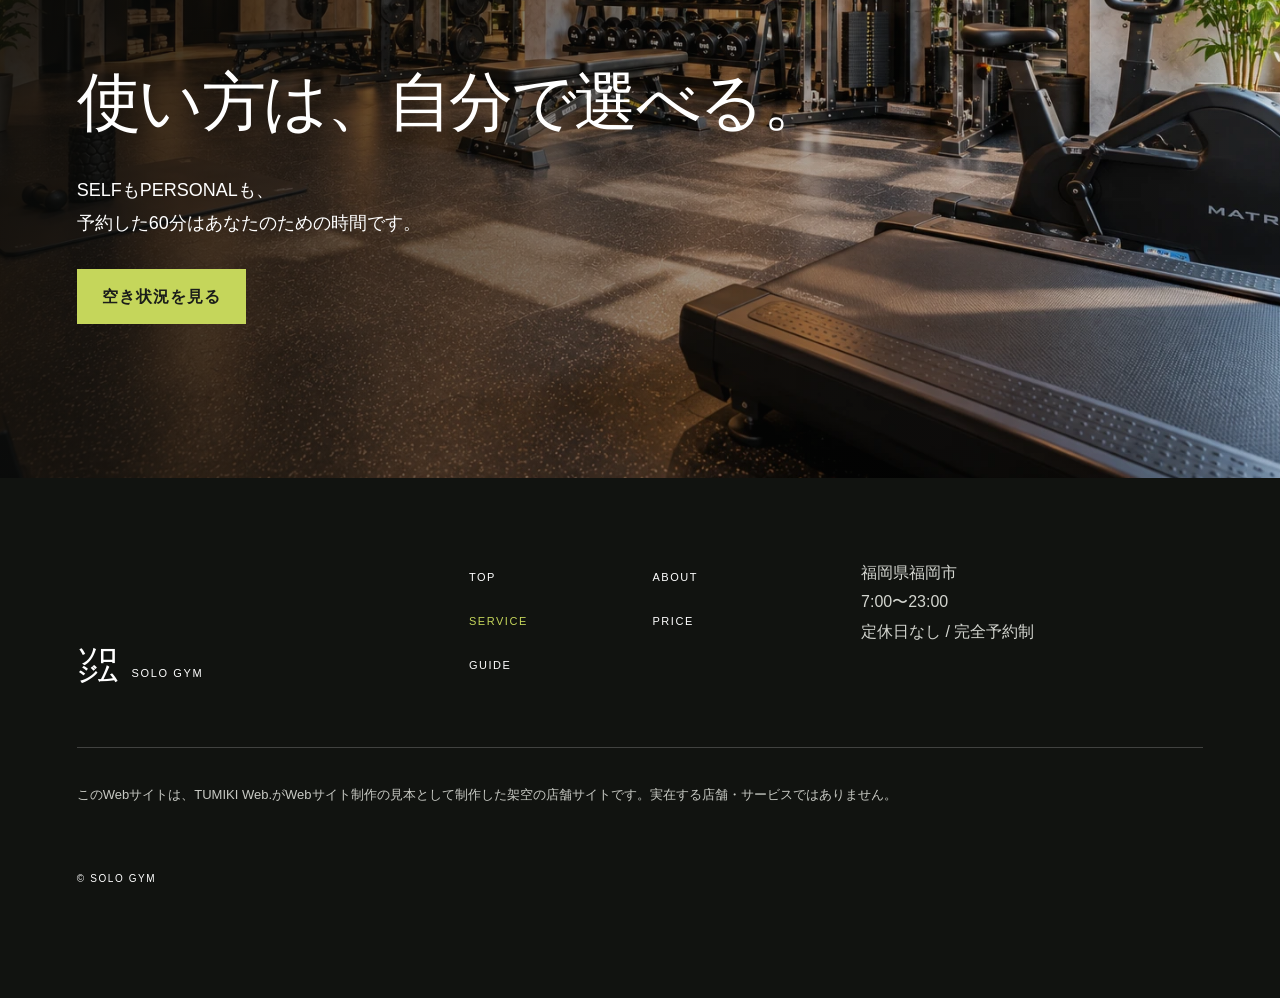
<file: service/index.html>
<!DOCTYPE html><html lang="ja"><head><meta charset="UTF-8"><meta name="viewport" content="width=device-width, initial-scale=1.0"><meta name="description" content="ソロジムのSELF・PERSONALの利用方法と、3Dフロアマップ、パワーラックなどの施設・設備をご紹介します。"><link rel="canonical" href="../service/"><meta property="og:type" content="website"><meta property="og:title" content="SERVICE｜ソロジム"><meta property="og:description" content="SELF、PERSONAL、完全貸切空間と設備を詳しくご案内します。"><meta property="og:url" content="../service/"><meta property="og:image" content="../assets/images/ogp/ogp-solo-gym.png"><meta property="og:image:width" content="1200"><meta property="og:image:height" content="630"><meta property="og:image:alt" content="TUMIKI Web. 5ページWebサイト制作見本 ソロジム"><meta property="og:locale" content="ja_JP"><meta name="twitter:card" content="summary_large_image"><meta name="twitter:title" content="SERVICE｜ソロジム"><meta name="twitter:description" content="ソロジムの利用方法と設備をご紹介します。"><meta name="twitter:image" content="../assets/images/ogp/ogp-solo-gym.png"><meta name="twitter:image:alt" content="TUMIKI Web. 5ページWebサイト制作見本 ソロジム"><meta name="theme-color" content="#1b1d1a"><title>SERVICE | トレーニングと設備</title><link rel="icon" type="image/svg+xml" href="data:image/svg+xml,%3Csvg xmlns='http://www.w3.org/2000/svg' viewBox='0 0 64 64'%3E%3Crect width='64' height='64' rx='14' fill='%231b1d1a'/%3E%3Ccircle cx='32' cy='32' r='18' fill='none' stroke='%23c5d65b' stroke-width='5'/%3E%3Cpath d='M25 23h14M25 32h14M25 41h14' stroke='%23f4f3ed' stroke-width='4' stroke-linecap='round'/%3E%3C/svg%3E"><link rel="stylesheet" href="../css/style.css"><link rel="stylesheet" href="../css/pages.css"></head>
<body><a class="skip-link" href="#main">本文へ移動</a><header class="site-header" data-header><a class="brand" href="../" aria-label="ソロジム ホーム"><span class="brand-jp">ソロ<br>ジム</span><span class="brand-en">SOLO GYM</span></a><nav class="desktop-nav" aria-label="メインナビゲーション"><a href="../">TOP</a><a href="../about/">ABOUT</a><a href="./" aria-current="page">SERVICE</a><a href="../price/">PRICE</a><a href="../guide/">GUIDE</a></nav><button class="cta-button header-cta" type="button" data-reserve>空き状況を見る</button><button class="menu-toggle" type="button" aria-expanded="false" aria-controls="mobile-menu" aria-label="メニューを開く"><span></span><span></span></button><div class="menu-backdrop" data-menu-backdrop aria-hidden="true" hidden></div><nav class="mobile-menu" id="mobile-menu" aria-label="スマートフォン用ナビゲーション" hidden><p class="mobile-menu-label">MENU</p><a href="../">TOP</a><a href="../about/">ABOUT</a><a href="./" aria-current="page">SERVICE</a><a href="../price/">PRICE</a><a href="../guide/">GUIDE</a><button class="cta-button" type="button" data-reserve>空き状況を見る</button><p class="mobile-menu-meta">FUKUOKA / OPEN 7:00 — 23:00</p></nav></header>
<main id="main"><section class="page-hero" aria-labelledby="page-title"><span class="page-number" aria-hidden="true">03</span><div class="page-hero-inner"><p class="eyebrow light">TRAINING &amp; FACILITY</p><h1 id="page-title">SERVICE</h1><p class="page-hero-copy">ひとりで使う。<br>必要な日は、プロと使う。</p></div></section>
<section class="service-block" aria-labelledby="self-title"><div class="service-block-inner split"><div class="split-media reveal"><img src="../assets/images/web/self-training.webp" width="1536" height="1024" fetchpriority="high" alt="貸切空間でセルフトレーニングをする利用者"></div><div class="split-copy reveal"><p class="eyebrow">01 / SELF TRAINING</p><h2 class="section-title" id="self-title">ひとりで、自由に。</h2><p>空いている60分枠を予約して、完全貸切空間を自分のペースで利用します。SELFの利用は月会費7,000円に含まれます。</p><ul class="service-details"><li>周囲を気にせず、予約した空間をひとりで利用</li><li>用意された設備を、自分のメニューに合わせて利用</li><li>運動経験があり、自分のペースで進めたい方に</li><li>パワーラック、ダンベル、各種マシンなどを利用可能</li></ul><strong>MONTHLY MEMBERSHIP / ¥7,000</strong></div></div></section>
<section class="service-block tinted-section" aria-labelledby="personal-title"><div class="service-block-inner split split--reverse"><div class="split-media reveal"><img src="../assets/images/web/personal-training.webp" width="1536" height="1024" loading="lazy" alt="トレーナーからマンツーマン指導を受ける利用者"></div><div class="split-copy reveal"><p class="eyebrow">02 / PERSONAL TRAINING</p><h2 class="section-title" id="personal-title">必要なときは、<br><span class="phrase">プロと。</span></h2><p>目的に合わせてトレーナーを選び、60分間のマンツーマンサポートを追加できます。フォームやメニューに迷うとき、目標に合わせて取り組みたいときに利用できます。</p><ul class="service-details"><li>予約時にPERSONALと希望するトレーナーを選択</li><li>フォームやトレーニングメニューをサポート</li><li>初心者、ダイエット、ボディメイクなど目的に合わせて選択</li><li>毎回ではなく、必要なときだけ追加可能</li></ul><strong>＋¥5,500 / 60min　翌月の月会費と合算</strong></div></div></section>
<section class="section dark-section" aria-labelledby="compare-title"><div class="section-inner"><div class="section-heading reveal"><p class="eyebrow light">03 / COMPARE</p><h2 class="section-title" id="compare-title">SELF / PERSONAL</h2><p class="section-lead">どちらも同じ完全貸切空間を60分利用します。違いは、トレーナーのサポートを追加するかどうかです。</p></div><div class="compare-wrap"><table class="compare-table"><thead><tr><th scope="col">比較項目</th><th scope="col">SELF</th><th scope="col">PERSONAL</th></tr></thead><tbody><tr><th scope="row">利用スタイル</th><td>ひとりで自分のペース</td><td>トレーナーとマンツーマン</td></tr><tr><th scope="row">料金</th><td>月会費7,000円に含む</td><td>＋5,500円 / 60分</td></tr><tr><th scope="row">おすすめ</th><td>自分でメニューを進めたい方</td><td>フォームやメニューのサポートが必要な方</td></tr><tr><th scope="row">予約時の選択</th><td>SELFを選択</td><td>PERSONALとトレーナーを選択</td></tr><tr><th scope="row">空間</th><td>完全貸切</td><td>利用者とトレーナーで使用</td></tr></tbody></table></div><div class="compare-cards"><article class="compare-card"><h3>SELF</h3><dl><div><dt>利用</dt><dd>ひとりで自分のペース</dd></div><div><dt>料金</dt><dd>月会費7,000円に含む</dd></div><div><dt>おすすめ</dt><dd>自分でメニューを進めたい方</dd></div><div><dt>予約</dt><dd>SELFを選択</dd></div><div><dt>空間</dt><dd>完全貸切</dd></div></dl></article><article class="compare-card"><h3>PERSONAL</h3><dl><div><dt>利用</dt><dd>トレーナーとマンツーマン</dd></div><div><dt>料金</dt><dd>＋5,500円 / 60分</dd></div><div><dt>おすすめ</dt><dd>フォームやメニューのサポートが必要な方</dd></div><div><dt>予約</dt><dd>PERSONALとトレーナーを選択</dd></div><div><dt>空間</dt><dd>利用者とトレーナーで使用</dd></div></dl></article></div></div></section>
<section class="section" id="equipment" aria-labelledby="equipment-title"><div class="section-index" aria-hidden="true">04</div><div class="section-inner"><div class="section-heading reveal"><p class="eyebrow">SPACE &amp; EQUIPMENT</p><h2 class="section-title" id="equipment-title">60分を使いやすくする、<br>ひとつの空間。</h2><p class="section-lead">広さや設備数を競うのではなく、予約した60分を気持ちよく使えることを大切にしています。</p></div><figure class="floor-map reveal"><img src="../assets/images/web/5page/equipment-floor-map.webp" width="1536" height="1024" loading="lazy" alt="ソロジムの設備配置を立体的に示した3Dフロアマップ"><figcaption class="floor-caption"><span>3D FLOOR MAP</span><p>トレーニング設備、更衣スペース、荷物置き場をひとつの貸切空間にまとめています。</p></figcaption></figure><div class="equipment-grid"><article class="equipment-card reveal"><img src="../assets/images/web/5page/equipment-power-rack.webp" width="1536" height="1024" loading="lazy" alt="ソロジムのパワーラック"><p>EQUIPMENT 01</p><h3>POWER RACK</h3><small>バーベルを使ったトレーニングに対応します。</small></article><article class="equipment-card reveal"><img src="../assets/images/web/5page/equipment-dumbbell-bench.webp" width="1536" height="1024" loading="lazy" alt="ソロジムのダンベルとアジャスタブルベンチ"><p>EQUIPMENT 02</p><h3>DUMBBELL + ADJUSTABLE BENCH</h3><small>角度を調整できるベンチとダンベルを用意しています。</small></article><article class="equipment-card reveal"><img src="../assets/images/web/5page/equipment-cable-machine.webp" width="1536" height="1024" loading="lazy" alt="ソロジムのケーブルマシン"><p>EQUIPMENT 03</p><h3>CABLE MACHINE</h3><small>さまざまな方向から負荷をかける動きに対応します。</small></article><article class="equipment-card reveal"><img src="../assets/images/web/5page/equipment-cardio-machine.webp" width="1536" height="1024" loading="lazy" alt="ソロジムの有酸素マシン"><p>EQUIPMENT 04</p><h3>CARDIO MACHINE</h3><small>ウォームアップや有酸素運動に利用できます。</small></article></div><ul class="amenities"><li>TRAINING MAT<br>トレーニングマット</li><li>CHANGING SPACE<br>更衣スペース</li><li>BAGGAGE SPACE<br>荷物置き場</li><li>WATER SERVER<br>ウォーターサーバー</li></ul><p class="facility-note"><strong>設備について：</strong>シャワー設備はありません。</p></div></section>
<section class="final-cta" aria-labelledby="final-title"><img src="../assets/images/web/space-gym.webp" width="1536" height="1024" loading="lazy" alt="" aria-hidden="true"><div class="final-overlay"></div><div class="final-content reveal"><p class="final-en"><span>ONE ROOM.</span><span>YOUR TIME.</span></p><h2 id="final-title"><span class="pc-copy">使い方は、自分で選べる。</span><span class="sp-copy">使い方は、<br><span class="phrase">自分で選べる。</span></span></h2><p>SELFもPERSONALも、<br>予約した60分はあなたのための時間です。</p><button class="cta-button cta-button--lime" type="button" data-reserve>空き状況を見る</button></div></section></main>
<footer class="site-footer"><div class="footer-brand"><span class="brand-jp">ソロ<br>ジム</span><span>SOLO GYM</span></div><nav aria-label="フッターナビゲーション"><a href="../">TOP</a><a href="../about/">ABOUT</a><a href="./" aria-current="page">SERVICE</a><a href="../price/">PRICE</a><a href="../guide/">GUIDE</a></nav><div class="footer-info"><p>福岡県福岡市</p><p>7:00〜23:00</p><p>定休日なし / 完全予約制</p></div><p class="disclaimer">このWebサイトは、TUMIKI Web.がWebサイト制作の見本として制作した架空の店舗サイトです。実在する店舗・サービスではありません。</p><p class="copyright">© SOLO GYM</p></footer><div class="floating-nav" data-floating-nav><button class="floating-top" type="button" aria-label="ページ最上部へ戻る" data-back-to-top disabled><span aria-hidden="true">↑</span><small aria-hidden="true">TOP</small></button><button class="floating-reserve" type="button" data-floating-reserve data-reserve disabled>空き状況を見る</button></div><div class="mobile-action-bar" data-mobile-bar><button class="mobile-action-top" type="button" data-mobile-top disabled>↑ TOP</button><button class="mobile-action-reserve" type="button" data-mobile-reserve data-reserve disabled>空き状況を見る</button></div><dialog class="reserve-dialog" aria-labelledby="reserve-title"><button class="dialog-close" type="button" aria-label="閉じる" data-dialog-close>×</button><p class="eyebrow">DEMO NOTICE</p><h2 id="reserve-title">予約機能は準備中です</h2><p>このWebサイトは制作見本のため、実際の空き状況確認・予約はできません。</p><button class="cta-button" type="button" data-dialog-close>サイトに戻る</button></dialog><script src="../js/main.js"></script></body></html>
</file>
<file: css/style.css>
:root{--paper:#f2f1eb;--paper-deep:#e7e6df;--ink:#1b1d1a;--ink-soft:#2a2d29;--text:#3f423d;--muted:#595d56;--line:#bfc1b8;--lime:#c5d65b;--white:#fff;--pad:clamp(24px,6vw,96px);--space:clamp(96px,12vw,176px);--content:1440px;--ease:cubic-bezier(.22,1,.36,1)}
[hidden]{display:none!important}*,*::before,*::after{box-sizing:border-box}html{scroll-behavior:smooth;scroll-padding-top:88px}body{margin:0;overflow-x:hidden;background:var(--paper);color:var(--ink);font-family:"Helvetica Neue","Noto Sans JP","Yu Gothic",YuGothic,Arial,sans-serif;font-size:16px;line-height:1.85}body.menu-open{overflow:hidden}body.dialog-open{position:fixed;top:var(--dialog-scroll-y);left:0;width:100%;overflow:hidden;padding-right:var(--dialog-scrollbar-gap)}img{display:block;max-width:100%;height:auto}button,a{font:inherit}a{color:inherit;text-decoration:none}button{cursor:pointer}p{color:var(--text)}.heading-line{display:block}.keep,.phrase{display:inline-block}.pc-copy{display:block}.sp-copy{display:none}.sr-only{position:absolute;width:1px;height:1px;padding:0;margin:-1px;overflow:hidden;clip:rect(0,0,0,0);white-space:nowrap;border:0}.skip-link{position:fixed;z-index:1000;top:8px;left:8px;padding:10px 16px;background:var(--lime);color:var(--ink);transform:translateY(-160%)}.skip-link:focus{transform:none}:focus{outline:none}:focus-visible{outline:3px solid var(--lime);outline-offset:4px}
.site-header{position:absolute;z-index:50;top:0;left:0;width:100%;height:98px;padding:16px var(--pad);display:flex;align-items:center;gap:clamp(20px,3vw,54px);color:#fff;border-bottom:1px solid rgba(255,255,255,.25);transition:background .25s,border-color .25s}.site-header.is-scrolled{background:rgba(20,22,19,.94);border-color:rgba(255,255,255,.12)}.brand{display:flex;align-items:flex-end;gap:10px;line-height:1}.brand-jp{font-weight:800;font-size:21px;line-height:.88;letter-spacing:-.08em}.brand-en{font-size:10px;letter-spacing:.16em}.desktop-nav{display:flex;gap:clamp(18px,2.3vw,34px);margin-left:auto}.desktop-nav a{position:relative;font-size:11px;letter-spacing:.15em}.desktop-nav a::after{content:"";position:absolute;left:0;bottom:-7px;width:100%;height:1px;background:var(--lime);transform:scaleX(0);transform-origin:left;transition:.3s}.desktop-nav a:hover::after,.desktop-nav a:focus-visible::after,.desktop-nav a[aria-current=page]::after{transform:scaleX(1)}.desktop-nav a[aria-current=page]{color:var(--lime)}.cta-button{min-height:48px;padding:12px 24px;border:1px solid var(--ink);background:var(--ink);color:#fff;font-weight:700;letter-spacing:.06em;transition:.25s}.cta-button:hover{background:#343731}.header-cta{background:transparent;border-color:rgba(255,255,255,.75)}.header-cta:hover{background:#fff;color:var(--ink)}.cta-button--lime{background:var(--lime);border-color:var(--lime);color:var(--ink)}.cta-button--lime:hover{background:#d4e56c}.menu-toggle,.mobile-menu,.menu-backdrop{display:none}
.eyebrow{margin:0 0 26px;color:var(--ink);font-size:11px;font-weight:700;letter-spacing:.2em}.eyebrow.light{color:#e7e8df}.section-title,.hero h1,.page-hero h1,.final-cta h2{margin:0;font-family:"Yu Mincho",YuMincho,"Hiragino Mincho ProN",serif;font-weight:500;letter-spacing:-.04em}.section-title{font-size:clamp(36px,4.8vw,70px);line-height:1.34}.section-lead{max-width:650px;margin:30px 0 0;color:var(--text)}.section{position:relative;padding:var(--space) var(--pad)}.section-inner{width:min(100%,var(--content));margin:0 auto}.section-index{position:absolute;right:var(--pad);top:35px;color:#d9dad2;font-size:clamp(100px,18vw,270px);font-weight:700;line-height:1;letter-spacing:-.08em;pointer-events:none}.section-heading{position:relative;z-index:1}.text-link{display:inline-flex;align-items:center;gap:20px;min-height:48px;margin-top:32px;border-bottom:1px solid var(--ink);font-size:12px;font-weight:700;letter-spacing:.14em}.text-link::after{content:"→";font-size:18px;transition:.2s}.text-link:hover::after{transform:translateX(5px)}
.hero{position:relative;min-height:760px;height:100svh;max-height:980px;overflow:hidden;background:#1c1d1b;color:#fff}.hero-image{position:absolute;inset:0;width:100%;height:100%;object-fit:cover}.hero-shade{position:absolute;inset:0;background:linear-gradient(90deg,rgba(8,9,8,.76),rgba(8,9,8,.28) 48%,rgba(8,9,8,.03) 76%),linear-gradient(0deg,rgba(8,9,8,.38),transparent 35%)}.hero-content{position:absolute;left:var(--pad);bottom:clamp(80px,12vh,150px);max-width:760px}.hero h1{font-size:clamp(50px,6.4vw,102px);line-height:1.18;text-shadow:0 2px 20px rgba(0,0,0,.18)}.hero-copy{margin:34px 0;color:#fff;font-size:clamp(16px,1.3vw,20px);line-height:1.9}.hero-actions{display:flex;align-items:center;gap:28px}.hero-actions span{font-size:11px;letter-spacing:.18em}.hero-side{position:absolute;right:27px;top:50%;margin:0;color:#fff;font-size:10px;letter-spacing:.22em;writing-mode:vertical-rl;transform:translateY(-50%)}.scroll-cue{position:absolute;right:var(--pad);bottom:30px;display:flex;align-items:center;gap:12px;font-size:9px;letter-spacing:.2em}.scroll-cue i{display:block;width:70px;height:1px;background:#fff}
.page-hero{position:relative;min-height:520px;padding:190px var(--pad) 86px;overflow:hidden;background:var(--ink);color:#fff}.page-hero::before{content:"";position:absolute;inset:0;background:radial-gradient(circle at 80% 20%,rgba(197,214,91,.11),transparent 32%),linear-gradient(135deg,transparent 55%,rgba(255,255,255,.035))}.page-hero-inner{position:relative;z-index:1;width:min(100%,var(--content));margin:auto}.page-number{position:absolute;right:clamp(18px,3vw,52px);bottom:-.12em;color:rgba(255,255,255,.055);font-size:clamp(190px,27vw,410px);font-weight:700;line-height:1;letter-spacing:-.1em}.page-hero h1{font-size:clamp(66px,10vw,150px);line-height:.9;letter-spacing:-.07em}.page-hero-copy{max-width:650px;margin:42px 0 0;color:#e4e5df;font-family:"Yu Mincho",YuMincho,serif;font-size:clamp(23px,2.5vw,36px);line-height:1.65}
.split{display:grid;grid-template-columns:1fr 1fr;gap:clamp(45px,8vw,120px);align-items:center}.split-media{overflow:hidden}.split-media img{width:100%;aspect-ratio:3/2;object-fit:cover}.split-copy p{margin:0 0 16px}.split--reverse .split-media{order:2}.dark-section{background:var(--ink);color:#fff}.dark-section p,.dark-section .eyebrow{color:#d9dad4}.dark-section .text-link{border-color:#fff}.tinted-section{background:var(--paper-deep)}
.final-cta{position:relative;min-height:780px;overflow:hidden;color:#fff}.final-cta>img{position:absolute;inset:0;width:100%;height:100%;object-fit:cover;object-position:center 68%;transform:scale(1.06)}.final-overlay{position:absolute;inset:0;background:linear-gradient(90deg,rgba(9,10,9,.88),rgba(9,10,9,.32) 62%,rgba(9,10,9,.1))}.final-content{position:relative;width:min(100%,var(--content));margin:auto;padding:clamp(100px,12vw,165px) var(--pad)}.final-en{margin:0 0 52px;color:rgba(255,255,255,.18);font-size:clamp(70px,11vw,176px);font-weight:700;line-height:.83;letter-spacing:-.08em}.final-en span{display:block}.final-cta h2{font-size:clamp(40px,5vw,72px);line-height:1.35}.final-content>p:not(.final-en){margin:28px 0;color:#fff;font-size:18px}.final-content small{display:block;margin-top:20px;letter-spacing:.12em}
.site-footer{display:grid;grid-template-columns:1fr 1fr 1fr;gap:50px;padding:80px var(--pad) 110px;background:#111310;color:#fff}.footer-brand{display:flex;align-items:flex-end;gap:14px}.footer-brand>span:last-child{font-size:11px;letter-spacing:.15em}.site-footer nav{display:grid;grid-template-columns:1fr 1fr;gap:6px 25px}.site-footer nav a{display:inline-flex;align-items:center;min-height:38px;font-size:11px;letter-spacing:.14em}.site-footer nav a[aria-current=page]{color:var(--lime)}.footer-info p{margin:0;color:#d3d5cf}.disclaimer{grid-column:1/-1;padding-top:35px;border-top:1px solid rgba(255,255,255,.2);color:#c8cac4;font-size:13px}.copyright{grid-column:1/-1;margin:0;color:#fff;font-size:10px;letter-spacing:.16em}
.floating-nav{position:fixed;z-index:39;right:clamp(22px,2.5vw,40px);bottom:clamp(22px,3vw,42px);display:flex;flex-direction:column;align-items:flex-end;gap:10px;opacity:0;visibility:hidden;pointer-events:none;transform:translateY(12px);transition:opacity .25s,transform .25s,visibility 0s linear .25s}.floating-nav.is-visible{opacity:1;visibility:visible;pointer-events:auto;transform:none;transition-delay:0s}.floating-top{width:52px;height:52px;display:grid;place-content:center;gap:1px;border:1px solid rgba(27,29,26,.35);background:rgba(242,241,235,.96);color:var(--ink);box-shadow:0 8px 24px rgba(0,0,0,.12)}.floating-top span{font-size:20px;line-height:1}.floating-top small{font-size:8px;font-weight:700;letter-spacing:.12em}.floating-reserve{min-height:50px;max-height:60px;padding:12px 22px;overflow:hidden;border:1px solid var(--lime);background:var(--lime);color:var(--ink);font-weight:700;letter-spacing:.06em;box-shadow:0 8px 24px rgba(0,0,0,.16);transition:.2s}.floating-nav.is-reserve-hidden .floating-reserve{min-height:0;max-height:0;padding-top:0;padding-bottom:0;border-width:0;opacity:0;pointer-events:none;transform:translateY(8px)}.mobile-action-bar{display:none}
.reserve-dialog{width:min(520px,calc(100% - 32px));padding:50px;border:0;background:var(--paper);color:var(--ink);box-shadow:0 30px 80px rgba(0,0,0,.35)}.reserve-dialog::backdrop{background:rgba(10,12,10,.72);backdrop-filter:blur(4px)}.reserve-dialog h2{margin:0 0 20px;font-family:"Yu Mincho",YuMincho,serif;font-size:32px;font-weight:500}.reserve-dialog p{color:var(--text)}.reserve-dialog .cta-button{margin-top:20px}.dialog-close{position:absolute;top:14px;right:18px;width:44px;height:44px;border:0;background:transparent;font-size:30px}.dialog-close:focus:not(:focus-visible){outline:none}.reveal{opacity:0;transform:translateY(22px);transition:opacity .8s var(--ease),transform .8s var(--ease)}.reveal.is-visible{opacity:1;transform:none}
@media(max-width:1024px){.desktop-nav{display:none}.menu-toggle{position:relative;z-index:3;width:48px;height:48px;display:grid;place-content:center;gap:7px;margin-left:auto;border:1px solid rgba(255,255,255,.5);background:transparent}.menu-toggle span{display:block;width:22px;height:1px;background:#fff;transition:.3s}.menu-toggle[aria-expanded=true] span:first-child{transform:translateY(4px) rotate(45deg)}.menu-toggle[aria-expanded=true] span:last-child{transform:translateY(-4px) rotate(-45deg)}.site-header .brand{position:relative;z-index:3}.menu-backdrop{position:fixed;z-index:1;inset:0;display:block;background:rgba(8,10,8,.55);opacity:0;backdrop-filter:blur(2px);transition:.35s}.menu-backdrop.is-open{opacity:1}.mobile-menu{position:fixed;z-index:2;inset:0 0 0 auto;width:min(86vw,420px);display:flex;flex-direction:column;padding:120px clamp(28px,7vw,54px) 38px;background:#171a16;color:#fff;box-shadow:-24px 0 70px rgba(0,0,0,.28);transform:translateX(100%);transition:.35s var(--ease)}.mobile-menu.is-open{transform:none}.mobile-menu-label,.mobile-menu-meta{color:#c9cbc4;font-size:10px;letter-spacing:.18em}.mobile-menu a{padding:7px 0;font-size:clamp(27px,5vw,40px);font-weight:600;letter-spacing:.08em}.mobile-menu a[aria-current=page]{color:var(--lime)}.mobile-menu .cta-button{align-self:flex-start;margin-top:22px;background:var(--lime);color:var(--ink)}.mobile-menu-meta{margin-top:auto}.mobile-menu a,.mobile-menu>.cta-button,.mobile-menu-meta{opacity:0;transform:translateX(12px);transition:.25s}.mobile-menu.is-open a,.mobile-menu.is-open>.cta-button,.mobile-menu.is-open .mobile-menu-meta{opacity:1;transform:none}.split{gap:45px}}
@media(max-width:768px){:root{--space:94px}html{scroll-padding-top:70px}body{padding-bottom:70px}.site-header{height:76px;padding-top:12px;padding-bottom:12px}.header-cta{display:none}.brand-jp{font-size:19px}.hero{min-height:680px;max-height:none;height:100svh}.hero-image{object-position:60% center}.hero-shade{background:linear-gradient(90deg,rgba(8,9,8,.76),rgba(8,9,8,.14)),linear-gradient(0deg,rgba(8,9,8,.52),transparent 60%)}.hero-content{right:var(--pad);bottom:94px}.hero h1{font-size:clamp(43px,13vw,70px)}.hero-copy{font-size:16px}.hero-actions{align-items:flex-start;flex-direction:column;gap:16px}.hero-side{display:none}.scroll-cue{right:20px}.page-hero{min-height:430px;padding-top:150px;padding-bottom:70px}.page-hero h1{font-size:clamp(56px,18vw,92px)}.page-hero-copy{margin-top:34px;font-size:clamp(21px,6.2vw,29px)}.page-number{font-size:62vw;right:-.02em;bottom:-.22em}.section-index{top:50px}.section-title{font-size:clamp(30px,9vw,42px)}.split,.split--reverse{grid-template-columns:1fr;gap:36px}.split--reverse .split-media{order:0}.split-media img{aspect-ratio:4/3}.final-cta{min-height:700px}.final-en{font-size:clamp(42px,13vw,66px);line-height:.87}.final-en span{white-space:nowrap}.final-cta h2{font-size:clamp(32px,10vw,42px)}.site-footer{grid-template-columns:1fr 1fr;padding-bottom:60px}.footer-brand{grid-column:1/-1}.floating-nav{right:14px;bottom:82px}.floating-reserve{display:none}.floating-top{width:48px;height:48px}.mobile-action-bar{position:fixed;z-index:40;left:0;right:0;bottom:0;height:70px;display:grid;grid-template-columns:84px 1fr;padding:9px 14px;gap:8px;background:rgba(17,19,16,.96);box-shadow:0 -8px 25px rgba(0,0,0,.16);transform:translateY(100%);visibility:hidden;transition:transform .25s,visibility 0s linear .25s}.mobile-action-bar.is-visible{transform:none;visibility:visible;transition-delay:0s}.mobile-action-top{border:1px solid rgba(255,255,255,.45);background:transparent;color:#fff;font-size:10px;font-weight:700;letter-spacing:.12em}.mobile-action-reserve{border:0;background:var(--lime);color:var(--ink);font-weight:700}.mobile-action-bar.is-reserve-hidden{grid-template-columns:84px;justify-content:end;background:transparent;box-shadow:none;pointer-events:none}.mobile-action-bar.is-reserve-hidden .mobile-action-top{background:rgba(17,19,16,.94);pointer-events:auto}.mobile-action-bar.is-reserve-hidden .mobile-action-reserve{display:none}.reserve-dialog{padding:44px 25px}}
@media(max-width:390px){:root{--pad:20px}.hero h1{font-size:43px}.hero-actions .cta-button{width:100%}.mobile-menu a{font-size:27px}.site-footer{grid-template-columns:1fr}.site-footer nav,.footer-info{grid-column:1/-1}.final-copy-unit{display:block}}
@media(max-width:340px){:root{--pad:18px}.hero h1{font-size:39px}.hero-copy{font-size:15px}.section-title{font-size:29px}.site-footer nav{grid-template-columns:1fr}.mobile-menu{width:90vw;padding-left:24px;padding-right:24px}.mobile-menu a{font-size:25px}}
@media(prefers-reduced-motion:reduce){html{scroll-behavior:auto}*,*::before,*::after{scroll-behavior:auto!important;animation-duration:.01ms!important;animation-iteration-count:1!important;transition-duration:.01ms!important}.reveal{opacity:1;transform:none}}

/* Five-page readability refinements */
.reserve-dialog:focus{outline:none}
@media(max-width:768px){
  .pc-copy{display:none}
  .sp-copy{display:block}
  .page-number{right:12px;bottom:-.1em;font-size:55vw}
  .footer-info .footer-break{display:block}
}
</file>
<file: css/pages.css>
.intro-grid{display:grid;grid-template-columns:.9fr 1.1fr;gap:9vw;align-items:end}.intro-copy{max-width:620px}.intro-copy p{margin:0 0 18px}.feature-grid{display:grid;grid-template-columns:repeat(3,1fr);margin-top:80px;border-top:1px solid var(--line)}.feature-card{min-width:0;padding:32px clamp(0px,2vw,30px) 10px;border-right:1px solid var(--line)}.feature-card:first-child{padding-left:0}.feature-card:last-child{border-right:0}.feature-card .label{color:var(--muted);font-size:11px;letter-spacing:.16em}.feature-card h3{margin:35px 0 12px;font-size:21px}.feature-card p{margin:0}
.training-cards{display:grid;grid-template-columns:1fr 1fr;gap:18px;margin-top:70px}.training-card{background:var(--paper)}.training-card img{width:100%;aspect-ratio:3/2;object-fit:cover}.training-card-copy{padding:clamp(28px,4vw,58px)}.training-card .mode{color:var(--muted);font-size:11px;letter-spacing:.16em}.training-card h3{margin:16px 0;font-family:"Yu Mincho",YuMincho,serif;font-size:clamp(30px,3vw,45px);font-weight:500}.training-card strong{display:inline-block;margin-top:16px;padding:7px 13px;border-left:4px solid var(--lime)}
.space-digest{min-height:760px;display:grid;grid-template-columns:1.08fr .92fr;background:var(--ink);color:#fff}.space-digest-media{min-height:600px}.space-digest-media img{width:100%;height:100%;object-fit:cover}.space-digest-copy{align-self:center;padding:80px var(--pad)}.space-digest-copy p{color:#d9dad4}.space-digest-copy .text-link{border-color:#fff}.equipment-inline{display:flex;flex-wrap:wrap;gap:9px;margin:30px 0 0;padding:0;list-style:none}.equipment-inline li{padding:7px 10px;border:1px solid rgba(255,255,255,.25);font-size:10px;letter-spacing:.1em}
.trainer-strip{display:grid;grid-template-columns:repeat(5,1fr);gap:12px;margin-top:70px}.trainer-mini img{width:100%;aspect-ratio:4/5;object-fit:cover;filter:saturate(.82)}.trainer-mini p{margin:12px 0 2px;color:var(--muted);font-size:10px;letter-spacing:.14em}.trainer-mini h3{margin:0;font-size:14px}
.price-digest-grid{display:grid;grid-template-columns:repeat(3,1fr);margin-top:70px;border-top:1px solid rgba(255,255,255,.3)}.price-digest-item{padding:28px clamp(0px,2vw,30px);border-right:1px solid rgba(255,255,255,.2)}.price-digest-item:first-child{padding-left:0}.price-digest-item:last-child{border:0}.price-digest-item p{margin:0;color:#cfd1cb;font-size:11px;letter-spacing:.14em}.price-digest-item strong{display:block;margin-top:20px;color:#fff;font-size:clamp(32px,4vw,58px);line-height:1.1}.price-digest-item small{color:var(--lime)}
.simple-steps{display:grid;grid-template-columns:repeat(3,1fr);margin-top:70px;padding:0;border-top:1px solid var(--line);list-style:none;counter-reset:steps}.simple-steps li{position:relative;min-height:210px;padding:30px;border-right:1px solid var(--line);counter-increment:steps}.simple-steps li:first-child{padding-left:0}.simple-steps li:last-child{border:0}.simple-steps li::before{content:"0" counter(steps);color:#748020;font-size:11px;font-weight:700;letter-spacing:.12em}.simple-steps h3{margin:50px 0 8px}.simple-steps p{margin:0}
.info-band{position:relative;overflow:hidden;background:var(--ink-soft);color:#fff}.info-band::after{content:"FUKUOKA";position:absolute;left:-.04em;bottom:-.28em;color:rgba(255,255,255,.045);font-size:clamp(130px,25vw,390px);font-weight:700;line-height:1;letter-spacing:-.09em}.info-grid{position:relative;z-index:1;display:grid;grid-template-columns:.8fr 1.2fr;gap:8vw}.info-list{margin:0}.info-list>div{display:grid;grid-template-columns:130px 1fr;padding:13px 0;border-bottom:1px solid rgba(255,255,255,.22)}.info-list dt{color:#c7c9c2;font-size:12px}.info-list dd{margin:0}.dummy-note{color:#c7c9c2!important;font-size:12px}
.reason-list{display:grid;grid-template-columns:repeat(3,1fr);gap:16px;margin:70px 0 0;padding:0;list-style:none}.reason-list li{min-height:270px;padding:34px;background:var(--paper);border-top:4px solid var(--lime)}.reason-list span{color:var(--muted);font-size:11px;letter-spacing:.14em}.reason-list h3{margin:48px 0 12px;font-family:"Yu Mincho",YuMincho,serif;font-size:28px;font-weight:500}.recommend-list{display:grid;grid-template-columns:1fr 1fr;gap:0 50px;margin:60px 0 0;padding:0;list-style:none}.recommend-list li{position:relative;padding:20px 0 20px 30px;border-top:1px solid rgba(255,255,255,.25)}.recommend-list li::before{content:"";position:absolute;left:0;top:31px;width:10px;height:10px;background:var(--lime)}
.trainer-grid{display:grid;grid-template-columns:repeat(5,1fr);gap:14px;margin-top:72px}.trainer-card img{width:100%;aspect-ratio:4/5;object-fit:cover;filter:saturate(.84)}.trainer-card .trainer-number{margin:14px 0 3px;color:var(--muted);font-size:10px;letter-spacing:.14em}.trainer-card h3{margin:0 0 10px;font-size:15px}.trainer-card p:last-child{margin:0;font-size:13px}
.service-block{padding:var(--space) var(--pad)}.service-block-inner{width:min(100%,var(--content));margin:auto}.service-details{margin:28px 0 0;padding:0;list-style:none}.service-details li{position:relative;padding:12px 0 12px 24px;border-top:1px solid var(--line)}.service-details li::before{content:"";position:absolute;left:0;top:23px;width:8px;height:8px;background:var(--lime)}.compare-wrap{overflow-x:auto;margin-top:65px}.compare-table{width:100%;min-width:680px;border-collapse:collapse}.compare-table th,.compare-table td{padding:19px 24px;border-bottom:1px solid rgba(255,255,255,.22);text-align:left}.compare-table thead th{border-top:1px solid rgba(255,255,255,.35);color:var(--lime);font-size:12px;letter-spacing:.12em}.compare-table tbody th{width:25%;color:#cfd1cb;font-size:13px;font-weight:500}
.floor-map{margin-top:70px;padding:clamp(16px,3vw,38px);background:#deddd5}.floor-map img{width:100%}.floor-caption{display:flex;justify-content:space-between;gap:30px;margin-top:20px}.floor-caption p{margin:0}.floor-caption span{color:var(--muted);font-size:11px;letter-spacing:.14em}.equipment-grid{display:grid;grid-template-columns:1fr 1fr;gap:52px 18px;margin-top:80px}.equipment-card img{width:100%;aspect-ratio:3/2;object-fit:cover}.equipment-card p{margin:15px 0 3px;color:var(--muted);font-size:10px;letter-spacing:.14em}.equipment-card h3{margin:0 0 8px;font-size:20px}.equipment-card small{color:var(--text)}.amenities{display:grid;grid-template-columns:repeat(4,1fr);margin-top:70px;padding:0;border-top:1px solid var(--line);list-style:none}.amenities li{padding:24px 18px;border-right:1px solid var(--line);font-size:13px}.amenities li:first-child{padding-left:0}.amenities li:last-child{border:0}.facility-note{margin-top:28px;padding:18px 22px;background:#e1e2da}
.price-hero-panel{display:grid;grid-template-columns:1fr 1fr;gap:55px 9vw;margin-top:72px}.main-fee{padding-top:25px;border-top:1px solid rgba(255,255,255,.35)}.main-fee p{margin:0;color:#cfd1cb;font-size:12px;letter-spacing:.16em}.main-fee strong{display:block;color:#fff;font-size:clamp(72px,10vw,145px);line-height:1.15;letter-spacing:-.07em}.main-fee strong span{margin-right:8px;font-size:.35em;vertical-align:top}.main-fee small{display:inline-block;padding:8px 13px;background:var(--lime);color:var(--ink);font-weight:700}.sub-fees{margin:0}.sub-fees>div{display:flex;justify-content:space-between;gap:20px;padding:22px 0;border-top:1px solid rgba(255,255,255,.25)}.sub-fees dt{color:#d9dad4;font-size:13px}.sub-fees dd{margin:0;font-size:24px}.billing-example{display:grid;grid-template-columns:1fr auto;align-items:center;gap:30px;margin-top:58px;padding:32px 38px;border:1px solid rgba(255,255,255,.25);background:#242723}.billing-example p{margin:0;color:#fff}.billing-example span{color:#c7c9c2;font-size:13px}.billing-example strong{color:#fff;font-size:clamp(44px,6vw,78px);line-height:1}.billing-example small{display:block;color:var(--lime);text-align:right}.rules-grid{display:grid;grid-template-columns:repeat(3,1fr);gap:18px;margin-top:70px}.rule-card{padding:32px;background:var(--paper);border-top:4px solid var(--lime)}.rule-card span{color:var(--muted);font-size:11px;letter-spacing:.14em}.rule-card h3{margin:38px 0 12px;font-size:21px}.rule-card p{margin:0}.notice-box{margin-top:45px;padding:26px 30px;border:1px solid var(--line)}.notice-box p{margin:0 0 8px}.notice-box p:last-child{margin-bottom:0}
.flow-list{display:grid;grid-template-columns:repeat(4,1fr);margin:68px 0 0;padding:0;border-top:1px solid var(--line);list-style:none;counter-reset:guide}.flow-list li{min-height:260px;padding:30px;border-right:1px solid var(--line);counter-increment:guide}.flow-list li:first-child{padding-left:0}.flow-list li:last-child{border:0}.flow-list li::before{content:"STEP 0" counter(guide);color:#748020;font-size:11px;font-weight:700;letter-spacing:.14em}.flow-list h3{margin:52px 0 10px;font-size:20px}.visit-flow{display:grid;grid-template-columns:repeat(5,1fr);margin:70px 0 0;padding:0;list-style:none}.visit-flow li{position:relative;padding:24px 25px;border-top:1px solid rgba(255,255,255,.28)}.visit-flow li:not(:last-child)::after{content:"→";position:absolute;right:-8px;top:25px;color:var(--lime)}.visit-flow span{color:var(--lime);font-size:10px;letter-spacing:.14em}.visit-flow h3{margin:30px 0 8px}.visit-flow p{margin:0;color:#d7d9d2;font-size:14px}.bring-grid{display:grid;grid-template-columns:repeat(4,1fr);gap:14px;margin-top:55px}.bring-item{padding:28px;background:var(--paper-deep)}.bring-item span{color:#748020;font-size:11px;font-weight:700}.bring-item h3{margin:28px 0 0}.choice-grid{display:grid;grid-template-columns:1fr 1fr;gap:18px;margin-top:60px}.choice-card{padding:clamp(30px,5vw,62px);background:var(--paper-deep)}.choice-card span{color:var(--muted);font-size:11px;letter-spacing:.14em}.choice-card h3{margin:18px 0;font-family:"Yu Mincho",YuMincho,serif;font-size:clamp(30px,4vw,48px);font-weight:500}
.faq-layout{display:grid;grid-template-columns:.72fr 1.28fr;gap:8vw}.faq-list{padding-top:5px}.faq-item{border-top:1px solid #8f938a}.faq-item:last-child{border-bottom:1px solid #8f938a}.faq-item h3{margin:0}.faq-item button{width:100%;min-height:74px;display:flex;justify-content:space-between;align-items:center;gap:20px;padding:20px 0;border:0;background:transparent;color:var(--ink);text-align:left;font-weight:500}.faq-item button span::before{content:"Q";margin-right:18px;color:#687313;font-size:12px;font-weight:800}.faq-item i{position:relative;flex:0 0 22px;width:22px;height:22px}.faq-item i::before,.faq-item i::after{content:"";position:absolute;top:50%;left:0;width:100%;height:1px;background:var(--ink);transition:.25s}.faq-item i::after{transform:rotate(90deg)}.faq-item button[aria-expanded=true] i::after{transform:rotate(0)}.faq-answer{padding:0 30px 25px 34px}.faq-answer p{margin:0}
@media(max-width:1024px){.trainer-grid,.trainer-strip{grid-template-columns:repeat(5,220px);overflow-x:auto;padding-bottom:16px;scroll-snap-type:x mandatory}.trainer-card,.trainer-mini{scroll-snap-align:start}.reason-list,.rules-grid{grid-template-columns:1fr 1fr}.faq-layout{grid-template-columns:1fr}}
@media(max-width:768px){.intro-grid,.info-grid{grid-template-columns:1fr;gap:48px}.feature-grid,.simple-steps,.price-digest-grid{display:block;margin-top:55px}.feature-card,.simple-steps li,.price-digest-item{min-height:0;padding:25px 0;border-right:0;border-bottom:1px solid var(--line)}.feature-card h3,.simple-steps h3{margin-top:24px}.training-cards{grid-template-columns:1fr;margin-top:50px}.space-digest{grid-template-columns:1fr;min-height:0}.space-digest-media{min-height:330px;height:65vw}.space-digest-copy{padding-top:70px;padding-bottom:80px}.trainer-strip{grid-template-columns:repeat(5,min(72vw,290px));margin-right:calc(var(--pad)*-1)}.price-digest-item{border-color:rgba(255,255,255,.22)}.info-band::after{right:-.16em;left:auto;top:60px;bottom:auto;font-size:31vw;writing-mode:vertical-rl}.reason-list,.recommend-list,.equipment-grid,.rules-grid,.choice-grid{grid-template-columns:1fr}.reason-list li{min-height:230px}.recommend-list{gap:0}.trainer-grid{display:block;overflow:visible;padding:0}.trainer-card{margin-bottom:44px}.trainer-card h3{font-size:17px}.service-block{padding-top:94px;padding-bottom:94px}.floor-caption{display:block}.floor-caption span{display:block;margin-bottom:8px}.equipment-grid{gap:45px}.amenities{grid-template-columns:1fr 1fr}.amenities li{border-bottom:1px solid var(--line)}.price-hero-panel{grid-template-columns:1fr}.billing-example{grid-template-columns:1fr;padding:28px}.billing-example small{text-align:left}.flow-list{display:block}.flow-list li{min-height:0;padding:25px 0;border-right:0;border-bottom:1px solid var(--line)}.flow-list h3{margin-top:25px}.visit-flow{display:block}.visit-flow li{padding:24px 0}.visit-flow li:not(:last-child)::after{content:"↓";right:0;top:auto;bottom:-13px}.bring-grid{grid-template-columns:1fr 1fr}.faq-answer{padding-left:0;padding-right:10px}}
@media(max-width:390px){.training-card-copy,.rule-card,.bring-item{padding:25px 22px}.trainer-strip{grid-template-columns:repeat(5,76vw)}.amenities,.bring-grid{grid-template-columns:1fr}.sub-fees>div{display:block}.sub-fees dd{margin-top:8px}.main-fee strong{font-size:70px}.faq-item button{font-size:15px}}

/* Readability and mobile interaction refinements */
.trainer-more{display:contents}.trainer-toggle{display:none}
.compare-cards{display:none}
.intro-grid .section-title{font-size:clamp(34px,4.3vw,64px)}
.faq-layout{grid-template-columns:minmax(460px,.9fr) 1.1fr;gap:clamp(56px,7vw,110px)}
.faq-layout .section-title{font-size:clamp(40px,3.5vw,52px)}

@media(min-width:1025px){
  #about-title{font-size:clamp(34px,4vw,58px)}
  #about-title .heading-line:nth-child(2),#space-title,#self-title{white-space:nowrap}
  #space-title,#self-title{font-size:clamp(36px,4vw,58px)}
}

@media(max-width:1024px){.faq-layout{grid-template-columns:1fr}}

@media(max-width:768px){
  .intro-grid .section-title{font-size:clamp(29px,8.5vw,40px)}
  .trainer-strip,.trainer-grid{display:block;margin-right:0;overflow:visible;padding-bottom:0}
  .trainer-mini--desktop{display:none}
  .trainer-mini,.trainer-card{width:100%;margin-bottom:44px}
  .trainer-mini h3,.trainer-card h3{font-size:16px}
  .trainer-more{display:grid;grid-template-columns:1fr;max-height:0;overflow:hidden;opacity:0;visibility:hidden;transition:max-height .45s var(--ease),opacity .3s ease}
  .trainer-more.is-open{max-height:3200px;opacity:1;visibility:visible}
  .trainer-toggle{width:100%;min-height:54px;display:flex;align-items:center;justify-content:center;gap:14px;margin-top:4px;border:1px solid var(--ink);background:transparent;color:var(--ink);font-weight:700}
  .trainer-toggle i{position:relative;width:15px;height:15px}
  .trainer-toggle i::before,.trainer-toggle i::after{content:"";position:absolute;left:0;top:50%;width:100%;height:1px;background:currentColor;transition:transform .25s}
  .trainer-toggle i::after{transform:rotate(90deg)}
  .trainer-toggle[aria-expanded=true] i::after{transform:rotate(0)}
  .compare-wrap{display:none}
  .compare-cards{display:grid;gap:14px;margin-top:50px}
  .compare-card{padding:26px 22px;border:1px solid rgba(255,255,255,.24);background:#242723}
  .compare-card h3{margin:0 0 18px;color:var(--lime);font-size:20px;letter-spacing:.08em}
  .compare-card dl{margin:0}
  .compare-card dl>div{display:grid;grid-template-columns:94px 1fr;gap:12px;padding:13px 0;border-top:1px solid rgba(255,255,255,.16)}
  .compare-card dt{color:#bfc2ba;font-size:12px}
  .compare-card dd{margin:0;color:#fff;font-size:14px}
  .floor-map{margin:52px calc(var(--pad)*-.45) 0;padding:12px}
  .floor-map img{width:100%;aspect-ratio:3/2;object-fit:cover}
  .floor-caption{padding:0 8px 5px}
  .amenities{grid-template-columns:1fr 1fr;border:1px solid var(--line)}
  .amenities li,.amenities li:first-child,.amenities li:last-child{padding:18px 14px;border:0;border-right:1px solid var(--line);border-bottom:1px solid var(--line)}
  .amenities li:nth-child(2n){border-right:0}
  .amenities li:nth-last-child(-n+2){border-bottom:0}
  .facility-note{padding:15px 12px;font-size:13px;letter-spacing:-.02em;word-break:keep-all}
  .faq-layout .section-title{font-size:clamp(29px,8vw,40px)}
  .bring-item:nth-child(2) h3{font-size:15px;white-space:nowrap}
  #faq-q7{font-size:14px;gap:12px}
  #faq-q7 span::before{margin-right:12px}
  .section:has(.trainer-strip) #trainers-title{font-size:32px}
  #why-title{font-size:30px}
  .section:has(.trainer-strip) #trainers-title .phrase,#why-title .phrase,body:has(.price-hero-panel) .final-cta #final-title .sp-copy .phrase{white-space:nowrap}
  body:has(.price-hero-panel) .final-cta #final-title .sp-copy .phrase{font-size:35px}
  #equipment-title{font-size:clamp(27px,7.4vw,31px)}
  #rules-title{font-size:23px;word-break:keep-all;overflow-wrap:normal}
  .footer-info p:last-child{width:130px;word-break:keep-all;overflow-wrap:normal}
}

@media(max-width:340px){
  .reason-list li:nth-child(2) h3{font-size:25px;white-space:nowrap}
  .choice-card h3{font-size:24px;white-space:nowrap}
  #faq-q7{font-size:13px;gap:10px}
  #faq-q7 span::before{margin-right:10px}
  #why-title{font-size:23px}
  .section:has(.trainer-strip) #trainers-title{font-size:25px}
  body:has(.price-hero-panel) .final-cta #final-title .sp-copy .phrase{font-size:28px}
  #equipment-title{font-size:23px}
  #rules-title{font-size:20px}
  #trainers-title{font-size:25px}
  #how-title{font-size:27px}
  .final-cta h2{font-size:28px}
  .facility-note{font-size:12px}
  .compare-card dl>div{grid-template-columns:82px 1fr}
}

@media(prefers-reduced-motion:reduce){.trainer-more,.trainer-toggle i::after{transition:none!important}}
</file>
